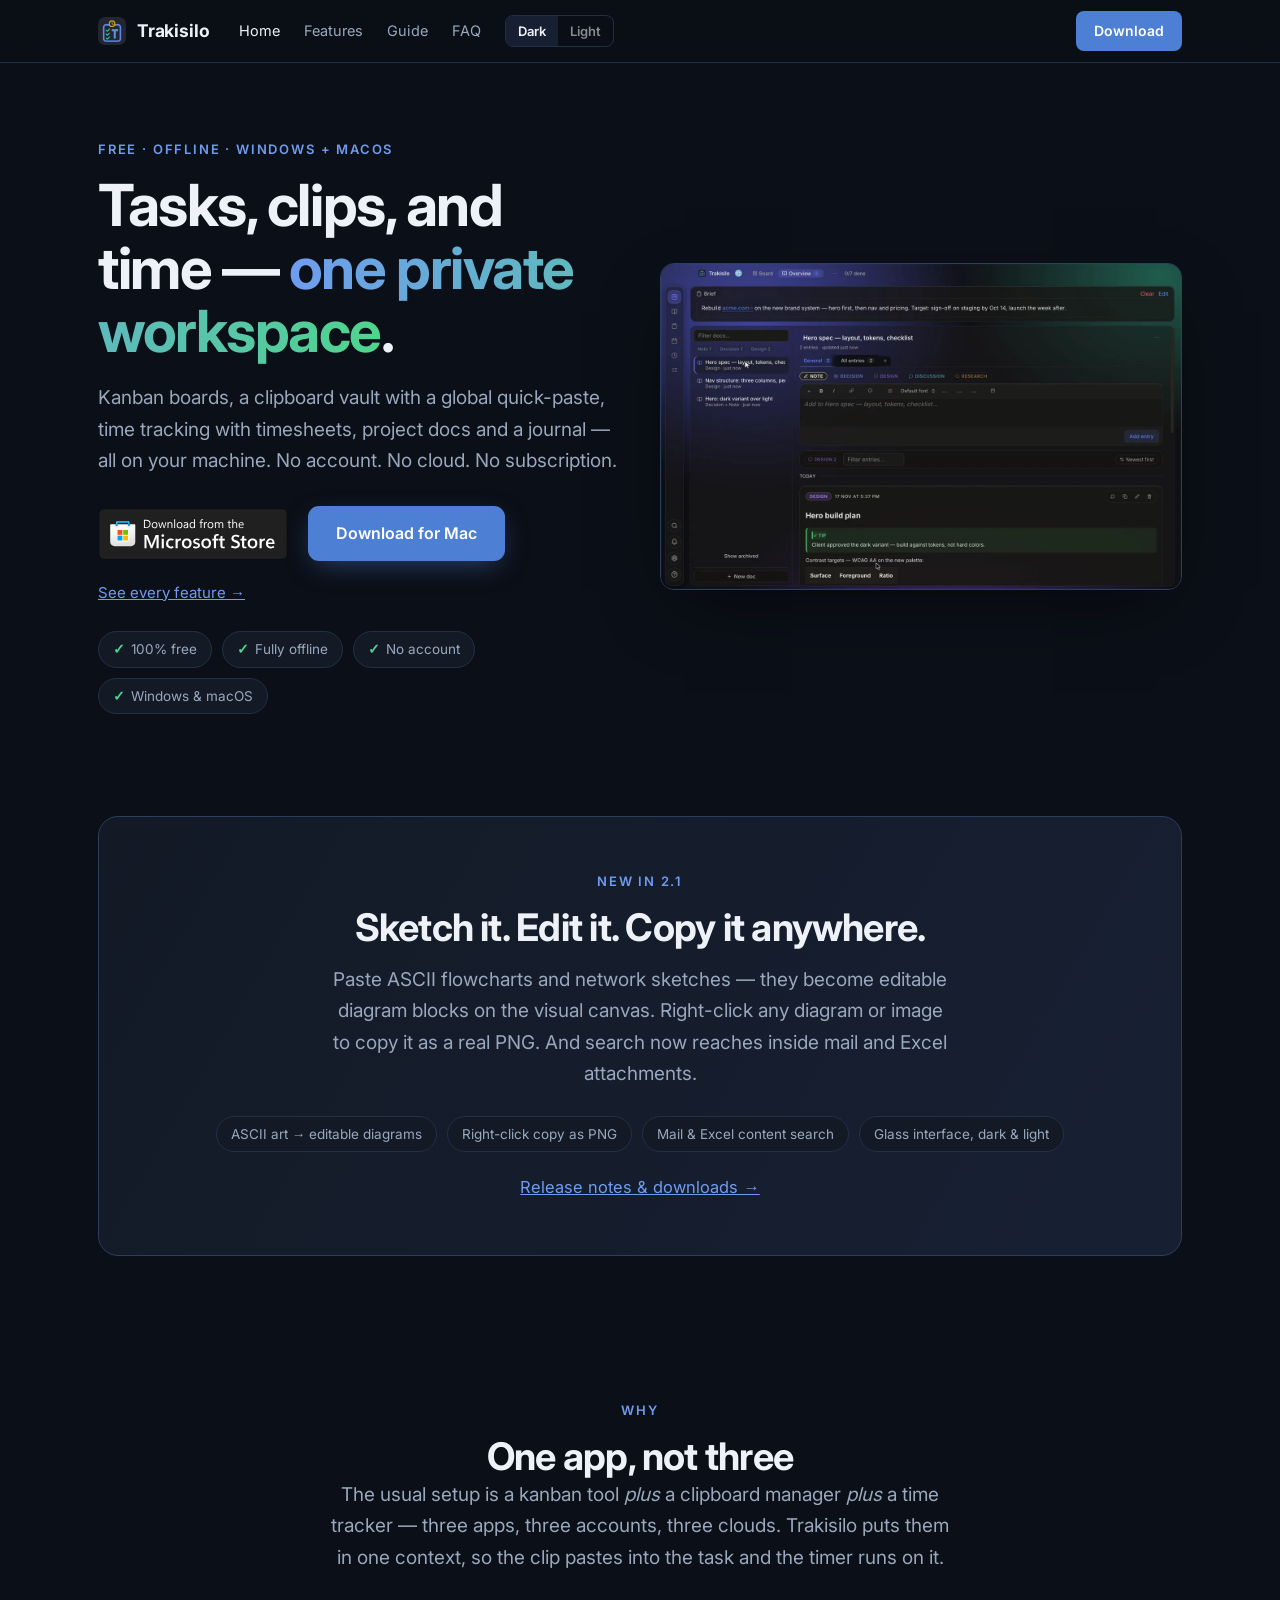
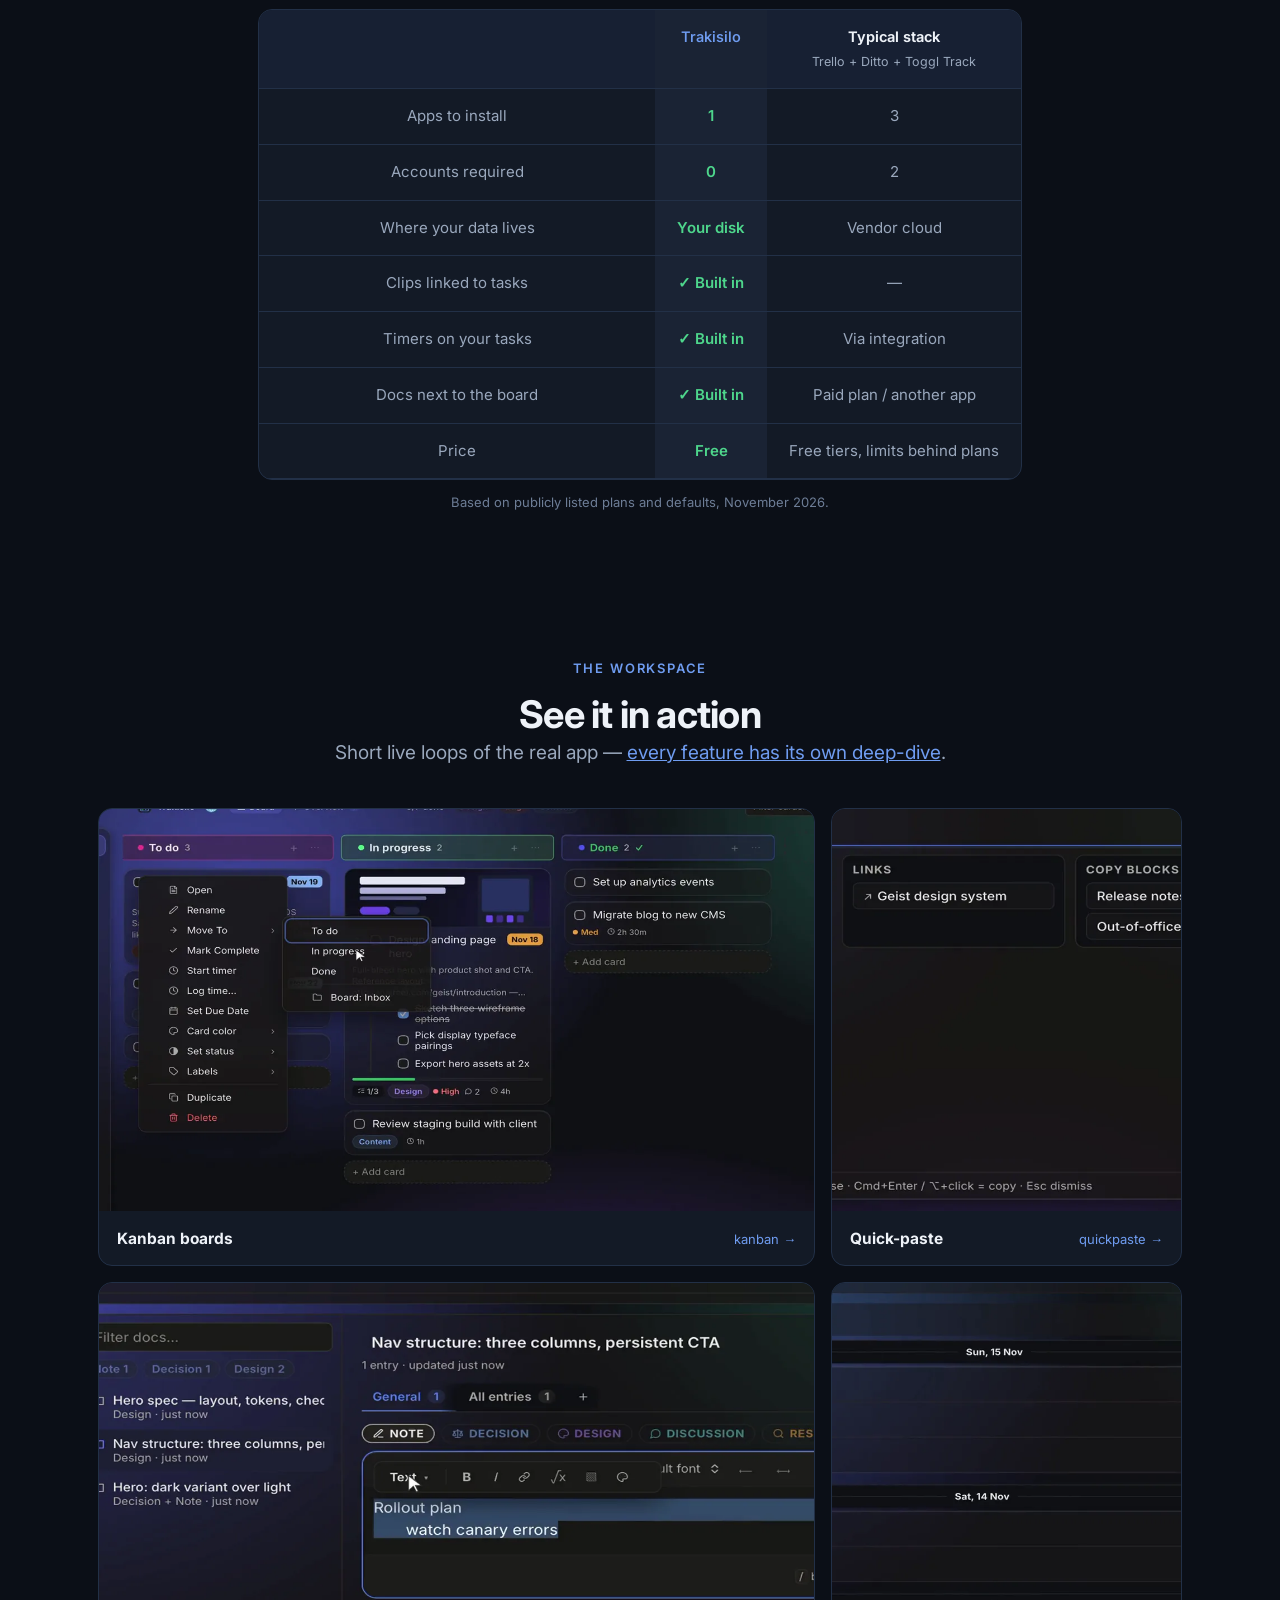
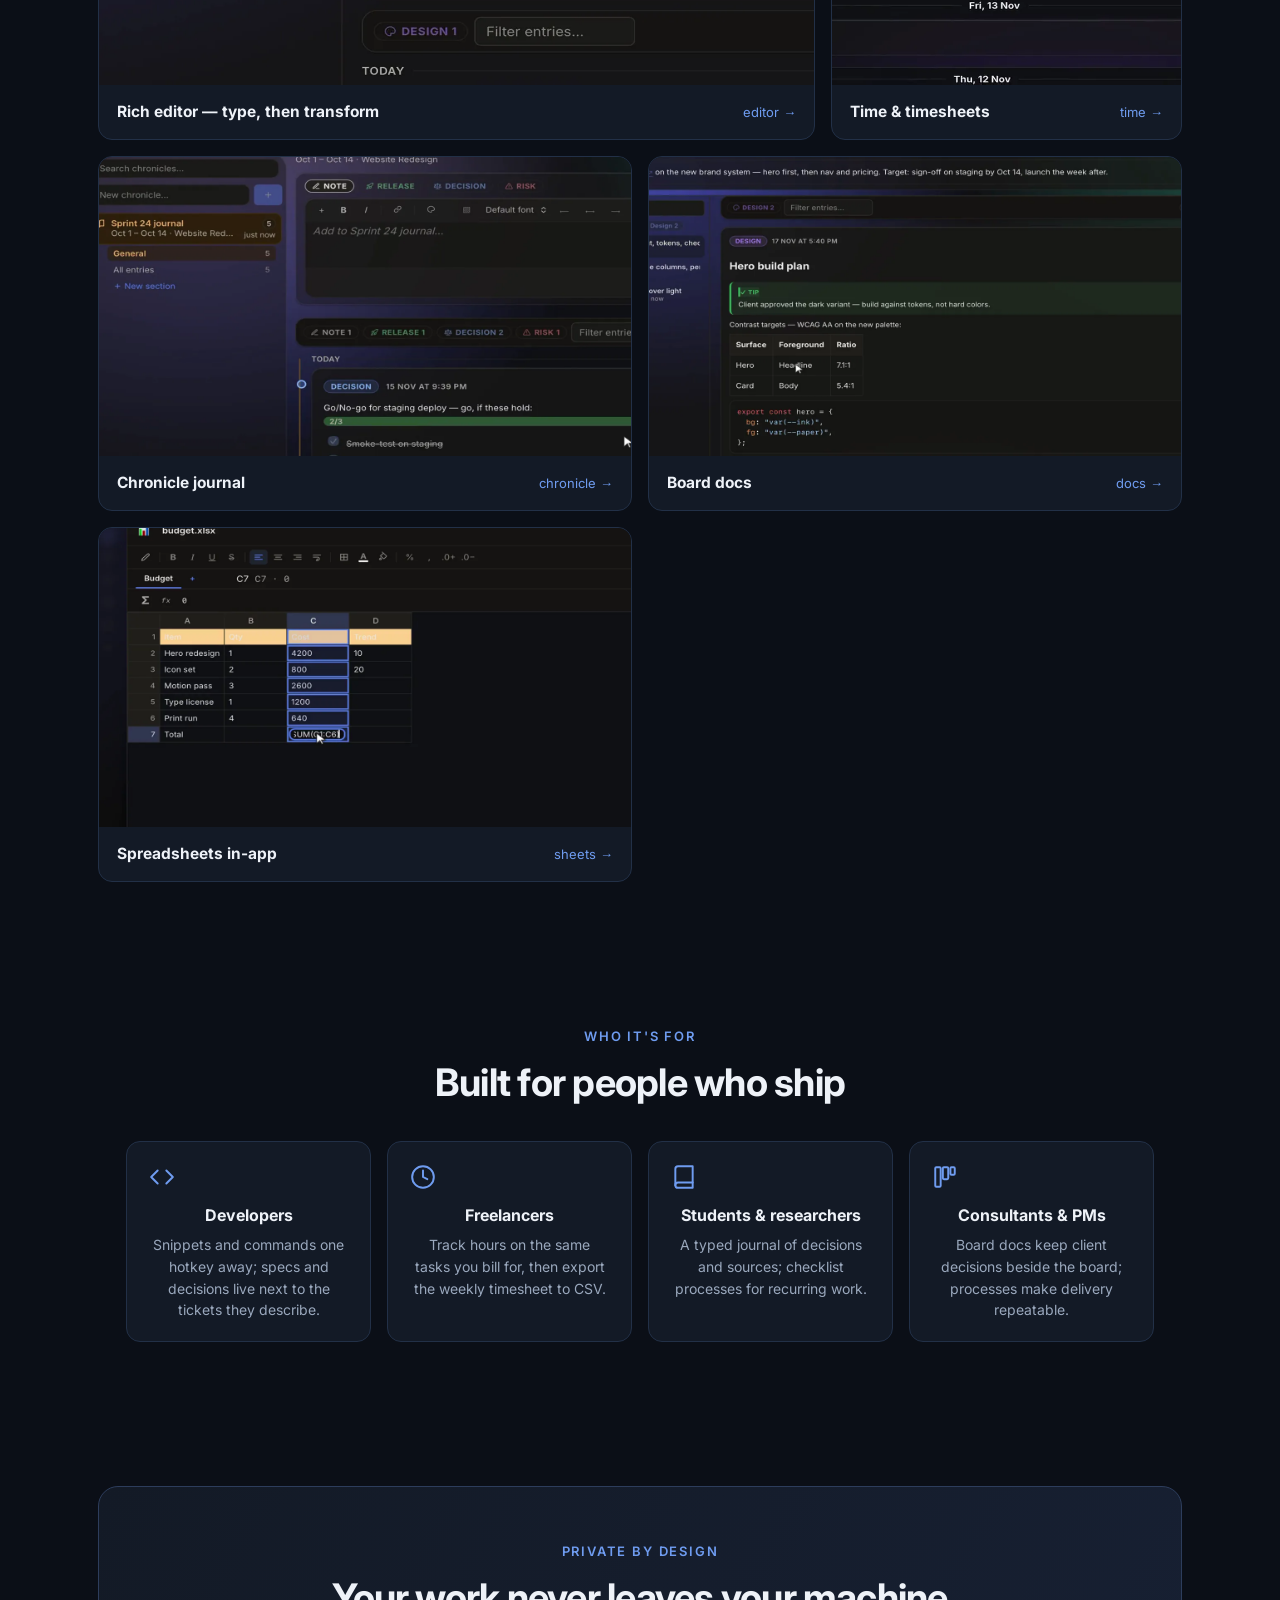
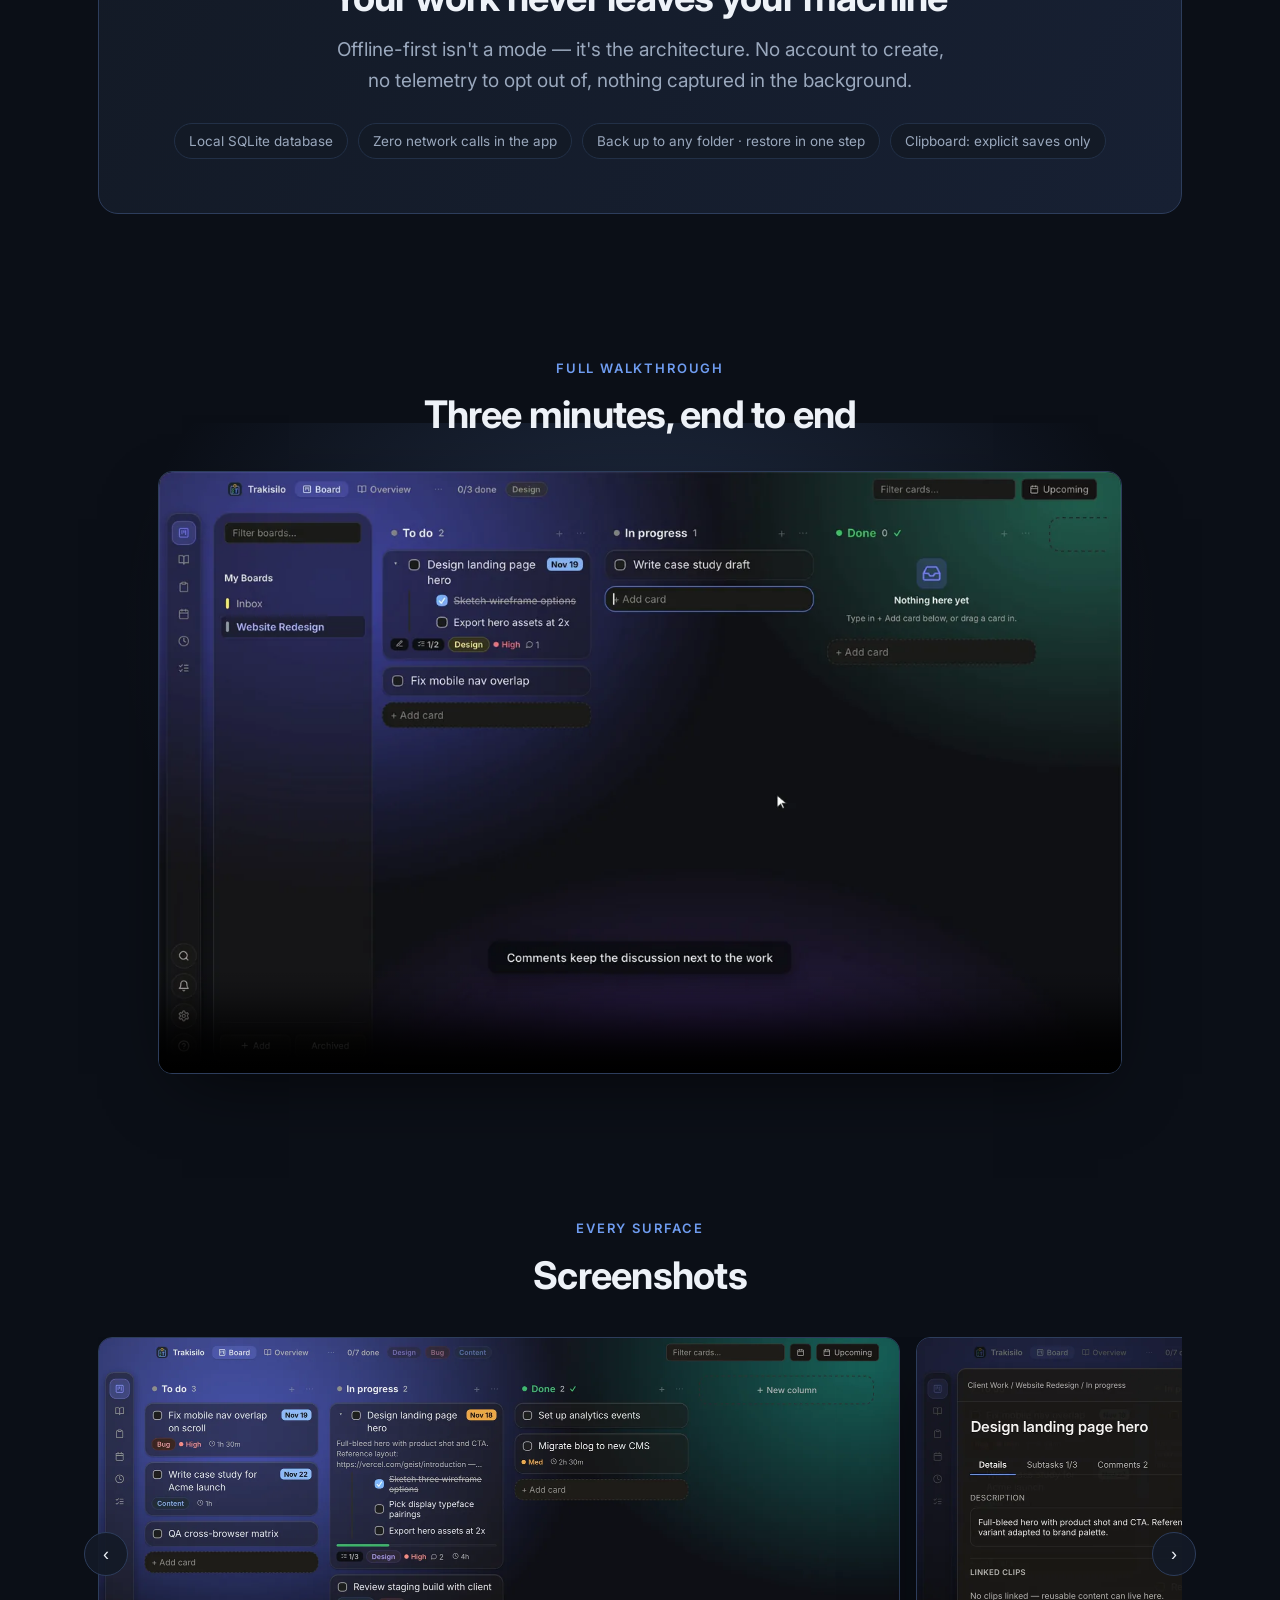
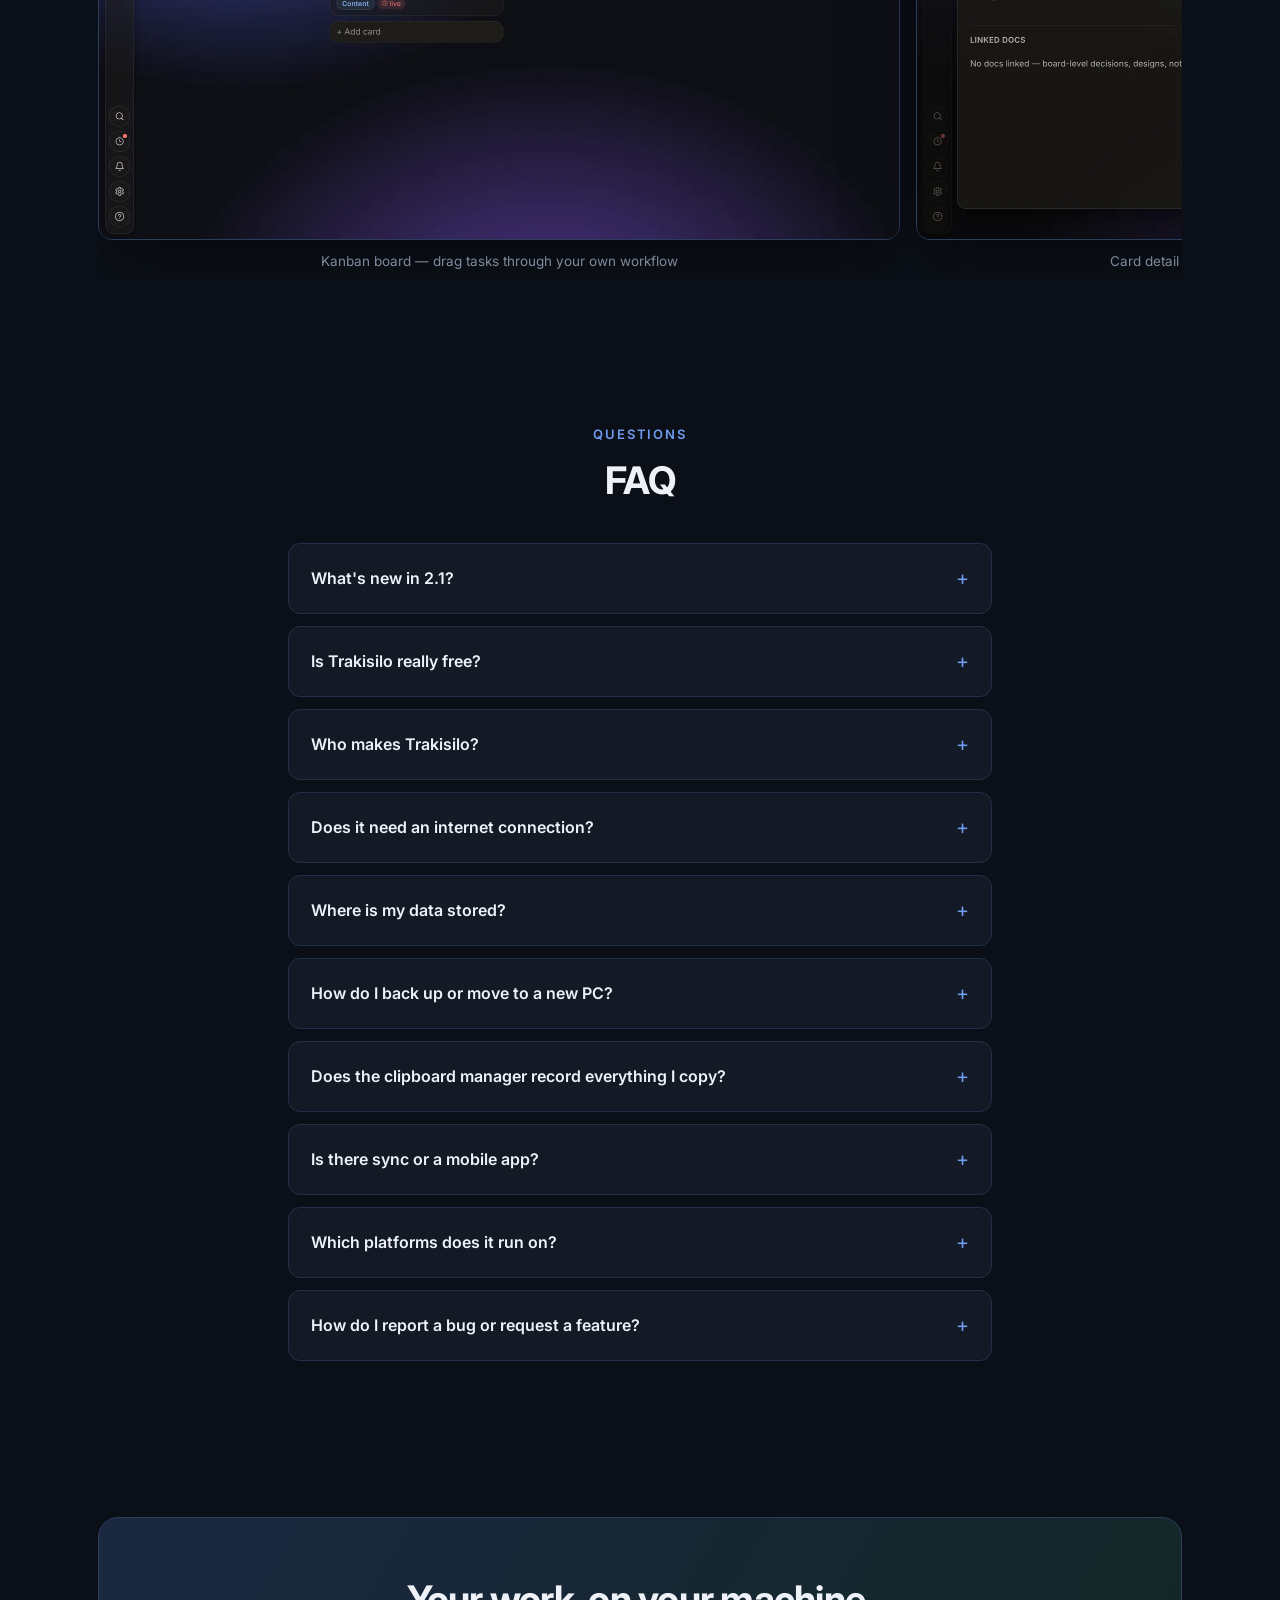
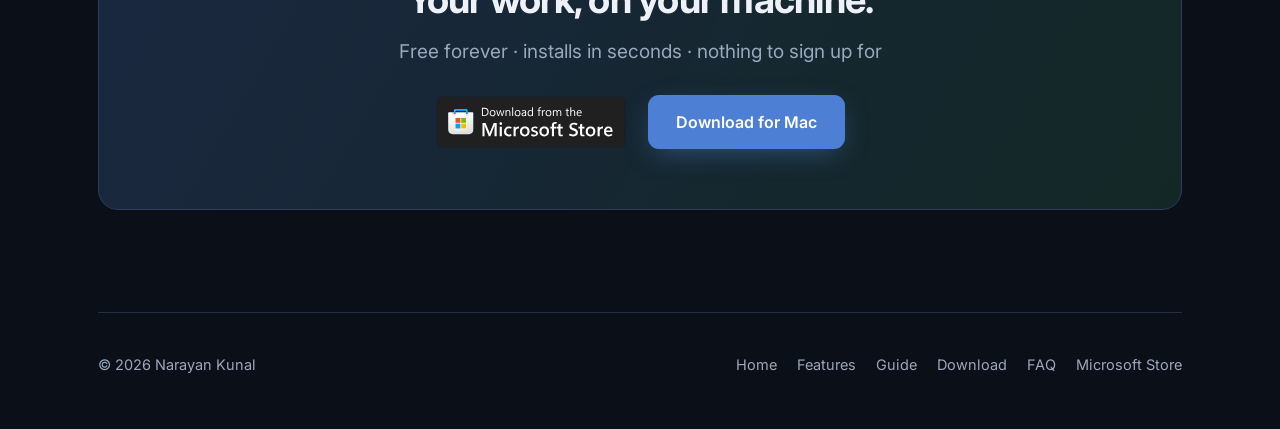
<file: index.html>
<!doctype html>
<html lang="en">
<head>
<meta charset="utf-8" />
<meta name="viewport" content="width=device-width, initial-scale=1" />
<meta name="theme-color" content="#0b0f17" />
<title>Trakisilo — Offline Kanban, Clipboard & Time Tracker for Windows & Mac</title>
<meta name="description" content="Free, offline-first task manager for Windows and macOS: kanban boards, clipboard manager with quick-paste, time tracking with weekly timesheets, journals and docs. No account, no cloud." />
<link rel="canonical" href="https://nkunal1992.github.io/Trakisilo-site/" />
<link rel="icon" type="image/png" sizes="32x32" href="favicon-32.png" />
<link rel="apple-touch-icon" href="apple-touch-icon.png" />
<meta property="og:title" content="Trakisilo — Tasks, clips, and time in one private workspace" />
<meta property="og:description" content="Offline-first kanban + clipboard manager + time tracker. Free. No account, no cloud." />
<meta property="og:type" content="website" />
<meta property="og:site_name" content="Trakisilo" />
<meta property="og:url" content="https://nkunal1992.github.io/Trakisilo-site/" />
<meta property="og:image" content="https://nkunal1992.github.io/Trakisilo-site/assets/og.png" />
<meta property="og:image:width" content="1200" />
<meta property="og:image:height" content="630" />
<meta name="twitter:card" content="summary_large_image" />
<meta name="twitter:title" content="Trakisilo — Tasks, clips, and time in one private workspace" />
<meta name="twitter:description" content="Offline-first kanban + clipboard manager + time tracker. Free. No account, no cloud." />
<meta name="twitter:image" content="https://nkunal1992.github.io/Trakisilo-site/assets/og.png" />
<link rel="preload" href="assets/inter.woff2" as="font" type="font/woff2" crossorigin />
<link rel="stylesheet" href="assets/site.css" />
  <script>try{if(localStorage.getItem("trak-media-theme")==="light")document.documentElement.dataset.media="light"}catch(e){}</script>
<script type="application/ld+json">
{
  "@context": "https://schema.org",
  "@type": "SoftwareApplication",
  "name": "Trakisilo",
  "operatingSystem": "Windows 10, Windows 11, macOS 10.15+",
  "applicationCategory": "ProductivityApplication",
  "offers": { "@type": "Offer", "price": "0", "priceCurrency": "USD" },
  "installUrl": "https://apps.microsoft.com/detail/9P67BLH3H7P0",
  "downloadUrl": [
    "https://apps.microsoft.com/detail/9P67BLH3H7P0",
    "https://github.com/nkunal1992/Trakisilo-site/releases/latest/download/Trakisilo-macOS-universal.dmg"
  ],
  "author": { "@type": "Person", "name": "Narayan Kunal" }
}
</script>
<script type="application/ld+json">
{
  "@context": "https://schema.org",
  "@type": "FAQPage",
  "mainEntity": [
    {"@type": "Question", "name": "What's new in 2.1?",
     "acceptedAnswer": {"@type": "Answer", "text": "Paste ASCII flowcharts and network sketches and they become editable diagram blocks; right-click copies any diagram or image as a PNG; search reaches inside mail and Excel attachments."}},
    {"@type": "Question", "name": "Is Trakisilo really free?",
     "acceptedAnswer": {"@type": "Answer", "text": "Yes. All features, no subscription, no account, no trial period — and no paid tier waiting behind any of them."}},
    {"@type": "Question", "name": "Who makes Trakisilo?",
     "acceptedAnswer": {"@type": "Answer", "text": "One independent developer — no company, no investors, no data to monetize. Feedback goes straight to the person who builds it."}},
    {"@type": "Question", "name": "Does it need an internet connection?",
     "acceptedAnswer": {"@type": "Answer", "text": "No. Trakisilo is fully offline — every feature works without a connection, and the app makes no network calls."}},
    {"@type": "Question", "name": "Where is my data stored?",
     "acceptedAnswer": {"@type": "Answer", "text": "In a local database on your machine. Nothing leaves your device unless you export or back it up yourself."}},
    {"@type": "Question", "name": "How do I back up or move to a new PC?",
     "acceptedAnswer": {"@type": "Answer", "text": "Settings → Data → Automatic backups keeps daily snapshots in a folder you choose; Export a copy makes an ad-hoc backup anywhere. On the new machine, Import backup restores it in one step."}},
    {"@type": "Question", "name": "Does the clipboard manager record everything I copy?",
     "acceptedAnswer": {"@type": "Answer", "text": "No. Nothing is captured in the background. A clip exists only when you explicitly save one."}},
    {"@type": "Question", "name": "Is there sync or a mobile app?",
     "acceptedAnswer": {"@type": "Answer", "text": "No — offline is a deliberate design choice, not a missing feature. Your data never lives on someone else's server."}},
    {"@type": "Question", "name": "Which platforms does it run on?",
     "acceptedAnswer": {"@type": "Answer", "text": "Windows 10 (1809+) and 11 on x64 and ARM64 via the Microsoft Store; macOS 10.15+ on Apple Silicon and Intel via brew or DMG (unsigned — approve once via System Settings → Open Anyway)."}},
    {"@type": "Question", "name": "How do I report a bug or request a feature?",
     "acceptedAnswer": {"@type": "Answer", "text": "Through the in-app ? help panel or the feedback link on this site."}}
  ]
}
</script>
</head>
<body>

<a class="skip" href="#main">Skip to content</a>

<nav><div class="wrap">
  <a class="brand" href="index.html"><img src="icon.png" alt="" width="28" height="28" />Trakisilo</a>
  <div class="nav-links" id="navlinks">
    <a href="index.html" class="on" aria-current="page">Home</a>
    <a href="features.html">Features</a>
    <a href="guide.html">Guide</a>
    <a href="#faq">FAQ</a>
    <div class="media-theme" role="group" aria-label="Preview theme">
      <button type="button" data-theme="dark" aria-pressed="true">Dark</button>
      <button type="button" data-theme="light" aria-pressed="false">Light</button>
    </div>
  </div>
  <div class="nav-cta">
    <a class="nav-dl" href="download.html">Download</a>
    <button class="nav-toggle" aria-label="Menu" aria-expanded="false" aria-controls="navlinks">☰</button>
  </div>
</div></nav>

<main id="main" class="wrap">

<header class="hero">
  <div class="row">
    <div>
      <p class="eyebrow">Free &middot; Offline &middot; Windows + macOS</p>
      <h1>Tasks, clips, and time — <span class="grad">one private workspace</span>.</h1>
      <p class="lead">Kanban boards, a clipboard vault with a global quick-paste, time tracking with timesheets, project docs and a journal — all on your machine. No account. No cloud. No subscription.</p>
      <div class="hero-cta">
        <a class="cta-win" href="https://apps.microsoft.com/detail/9P67BLH3H7P0"><img class="badge-store" src="assets/ms-badge.svg" alt="Get it from Microsoft" width="190" height="52" /></a>
        <a class="dl-btn cta-mac" href="download.html">Download for Mac</a>
        <a class="more" href="features.html">See every feature →</a>
      </div>
      <div class="facts">
        <span class="fact"><b>✓</b> 100% free</span>
        <span class="fact"><b>✓</b> Fully offline</span>
        <span class="fact"><b>✓</b> No account</span>
        <span class="fact"><b>✓</b> Windows &amp; macOS</span>
      </div>
    </div>
    <figure class="frame glow">
      <video muted loop playsinline preload="none" width="1280" height="800" data-autoplay data-src="assets/v/hero.mp4" poster="assets/p/hero.webp" aria-label="Trakisilo in action — board, clips, docs and journal" data-src-light="assets/v-light/hero.mp4" data-poster-light="assets/p-light/hero.webp"></video>
    </figure>
  </div>
</header>

<section>
  <div class="band">
    <p class="eyebrow">New in 2.1</p>
    <h2>Sketch it. Edit it. Copy it anywhere.</h2>
    <p class="lead" style="margin:14px auto 26px">Paste ASCII flowcharts and network sketches — they become editable diagram blocks on the visual canvas. Right-click any diagram or image to copy it as a real PNG. And search now reaches inside mail and Excel attachments.</p>
    <div class="facts">
      <span class="fact">ASCII art → editable diagrams</span>
      <span class="fact">Right-click copy as PNG</span>
      <span class="fact">Mail &amp; Excel content search</span>
      <span class="fact">Glass interface, dark &amp; light</span>
    </div>
    <p style="margin:22px 0 0"><a href="https://github.com/nkunal1992/Trakisilo-site/releases/latest">Release notes &amp; downloads →</a></p>
  </div>
</section>

<section class="center">
  <p class="eyebrow">Why</p>
  <h2>One app, not three</h2>
  <p class="lead">The usual setup is a kanban tool <em>plus</em> a clipboard manager <em>plus</em> a time tracker — three apps, three accounts, three clouds. Trakisilo puts them in one context, so the clip pastes into the task and the timer runs on it.</p>
  <div class="wrap" style="max-width:820px;margin-top:36px">
    <div class="cmp">
      <div class="cmp-head"></div>
      <div class="cmp-head us">Trakisilo</div>
      <div class="cmp-head">Typical stack<br /><span style="font-weight:400;font-size:12.5px;color:var(--dim)">Trello + Ditto + Toggl Track</span></div>
      <div class="lbl">Apps to install</div><div class="us good">1</div><div class="them">3</div>
      <div class="lbl">Accounts required</div><div class="us good">0</div><div class="them">2</div>
      <div class="lbl">Where your data lives</div><div class="us good">Your disk</div><div class="them">Vendor cloud</div>
      <div class="lbl">Clips linked to tasks</div><div class="us good">✓ Built in</div><div class="them">—</div>
      <div class="lbl">Timers on your tasks</div><div class="us good">✓ Built in</div><div class="them">Via integration</div>
      <div class="lbl">Docs next to the board</div><div class="us good">✓ Built in</div><div class="them">Paid plan / another app</div>
      <div class="lbl">Price</div><div class="us good">Free</div><div class="them">Free tiers, limits behind plans</div>
    </div>
    <p class="cmp-note">Based on publicly listed plans and defaults, November 2026.</p>
  </div>
</section>

<section>
  <div class="sec-head center">
    <p class="eyebrow">The workspace</p>
    <h2>See it in action</h2>
    <p class="lead">Short live loops of the real app — <a href="features.html">every feature has its own deep-dive</a>.</p>
  </div>
  <div class="bento">
    <a class="tile wide" href="features.html#kanban">
      <video muted loop playsinline preload="none" width="1280" height="720" data-autoplay data-src="assets/v/kanban.mp4" poster="assets/p/kanban.webp" aria-label="Kanban board loop" data-src-light="assets/v-light/kanban.mp4" data-poster-light="assets/p-light/kanban.webp"></video>
      <div class="cap"><b>Kanban boards</b><span class="go">kanban →</span></div>
    </a>
    <a class="tile" href="features.html#quickpaste">
      <video muted loop playsinline preload="none" width="1280" height="720" data-autoplay data-src="assets/v/quickpaste.mp4" poster="assets/p/quickpaste.webp" aria-label="Quick-paste loop" data-src-light="assets/v-light/quickpaste.mp4" data-poster-light="assets/p-light/quickpaste.webp"></video>
      <div class="cap"><b>Quick-paste</b><span class="go">quickpaste →</span></div>
    </a>
    <a class="tile wide" href="features.html#editor">
      <video muted loop playsinline preload="none" width="1280" height="720" data-autoplay data-src="assets/v/editor.mp4" poster="assets/p/editor.webp" aria-label="Rich editor loop" data-src-light="assets/v-light/editor.mp4" data-poster-light="assets/p-light/editor.webp"></video>
      <div class="cap"><b>Rich editor — type, then transform</b><span class="go">editor →</span></div>
    </a>
    <a class="tile" href="features.html#time">
      <video muted loop playsinline preload="none" width="1280" height="720" data-autoplay data-src="assets/v/time.mp4" poster="assets/p/time.webp" aria-label="Time tracking loop" data-src-light="assets/v-light/time.mp4" data-poster-light="assets/p-light/time.webp"></video>
      <div class="cap"><b>Time &amp; timesheets</b><span class="go">time →</span></div>
    </a>
    <a class="tile s3" href="features.html#chronicle">
      <video muted loop playsinline preload="none" width="1280" height="720" data-autoplay data-src="assets/v/chronicle.mp4" poster="assets/p/chronicle.webp" aria-label="Chronicle loop" data-src-light="assets/v-light/chronicle.mp4" data-poster-light="assets/p-light/chronicle.webp"></video>
      <div class="cap"><b>Chronicle journal</b><span class="go">chronicle →</span></div>
    </a>
    <a class="tile s3" href="features.html#docs">
      <video muted loop playsinline preload="none" width="1280" height="720" data-autoplay data-src="assets/v/bdoc.mp4" poster="assets/p/bdoc.webp" aria-label="Board docs loop" data-src-light="assets/v-light/bdoc.mp4" data-poster-light="assets/p-light/bdoc.webp"></video>
      <div class="cap"><b>Board docs</b><span class="go">docs →</span></div>
    </a>
    <a class="tile s3" href="features.html#sheets">
      <video muted loop playsinline preload="none" width="1280" height="720" data-autoplay data-src="assets/v/sheets.mp4" poster="assets/p/sheets.webp" aria-label="Spreadsheet loop" data-src-light="assets/v-light/sheets.mp4" data-poster-light="assets/p-light/sheets.webp"></video>
      <div class="cap"><b>Spreadsheets in-app</b><span class="go">sheets →</span></div>
    </a>
  </div>
</section>

<section class="center">
  <p class="eyebrow">Who it's for</p>
  <h2>Built for people who ship</h2>
  <div class="wrap personas" style="margin-top:36px">
    <div class="persona"><span class="icon"><svg aria-hidden="true" viewBox="0 0 24 24" fill="none" stroke="currentColor" stroke-width="1.8" stroke-linecap="round" stroke-linejoin="round"><path d="m16 18 6-6-6-6"/><path d="m8 6-6 6 6 6"/></svg></span><b>Developers</b><p>Snippets and commands one hotkey away; specs and decisions live next to the tickets they describe.</p></div>
    <div class="persona"><span class="icon"><svg aria-hidden="true" viewBox="0 0 24 24" fill="none" stroke="currentColor" stroke-width="1.8" stroke-linecap="round" stroke-linejoin="round"><circle cx="12" cy="12" r="10"/><path d="M12 6v6l4 2"/></svg></span><b>Freelancers</b><p>Track hours on the same tasks you bill for, then export the weekly timesheet to CSV.</p></div>
    <div class="persona"><span class="icon"><svg aria-hidden="true" viewBox="0 0 24 24" fill="none" stroke="currentColor" stroke-width="1.8" stroke-linecap="round" stroke-linejoin="round"><path d="M4 19.5A2.5 2.5 0 0 1 6.5 17H20"/><path d="M6.5 2H20v20H6.5A2.5 2.5 0 0 1 4 19.5v-15A2.5 2.5 0 0 1 6.5 2z"/></svg></span><b>Students &amp; researchers</b><p>A typed journal of decisions and sources; checklist processes for recurring work.</p></div>
    <div class="persona"><span class="icon"><svg aria-hidden="true" viewBox="0 0 24 24" fill="none" stroke="currentColor" stroke-width="1.8" stroke-linecap="round" stroke-linejoin="round"><rect x="3" y="3" width="5" height="18" rx="1"/><rect x="10" y="3" width="5" height="11" rx="1"/><rect x="17" y="3" width="4" height="7" rx="1"/></svg></span><b>Consultants &amp; PMs</b><p>Board docs keep client decisions beside the board; processes make delivery repeatable.</p></div>
  </div>
</section>

<section>
  <div class="band">
    <p class="eyebrow">Private by design</p>
    <h2>Your work never leaves your machine</h2>
    <p class="lead" style="margin:14px auto 26px">Offline-first isn't a mode — it's the architecture. No account to create, no telemetry to opt out of, nothing captured in the background.</p>
    <div class="facts">
      <span class="fact">Local SQLite database</span>
      <span class="fact">Zero network calls in the app</span>
      <span class="fact">Back up to any folder · restore in one step</span>
      <span class="fact">Clipboard: explicit saves only</span>
    </div>
  </div>
</section>

<section class="center" id="demo">
  <p class="eyebrow">Full walkthrough</p>
  <h2>Three minutes, end to end</h2>
  <div class="wrap glow" style="max-width:1020px;margin-top:34px">
    <figure class="frame">
      <video controls preload="none" width="1280" height="800" src="assets/v/tour.mp4" poster="assets/p/tour.webp" aria-label="Full Trakisilo walkthrough" data-src-light="assets/v-light/tour.mp4" data-poster-light="assets/p-light/tour.webp"></video>
    </figure>
  </div>
</section>

<section>
  <div class="sec-head center">
    <p class="eyebrow">Every surface</p>
    <h2>Screenshots</h2>
  </div>
  <div class="carousel">
    <button class="car-btn car-prev" aria-label="Previous screenshot">‹</button>
    <div class="car-track" tabindex="0" aria-label="Screenshot gallery">
      <figure><div class="frame"><img loading="lazy" decoding="async" width="1600" height="1000" src="assets/s/01-kanban-board.webp" data-src-light="assets/s-light/01-kanban-board.webp" alt="Kanban board with task columns" /></div><figcaption>Kanban board — drag tasks through your own workflow</figcaption></figure>
      <figure><div class="frame"><img loading="lazy" decoding="async" width="1600" height="1000" src="assets/s/02-task-detail.webp" data-src-light="assets/s-light/02-task-detail.webp" alt="Task detail dialog" /></div><figcaption>Card detail — subtasks, labels, estimates, comments, linked clips</figcaption></figure>
      <figure><div class="frame"><img loading="lazy" decoding="async" width="1600" height="1000" src="assets/s/03-saved-clips.webp" data-src-light="assets/s-light/03-saved-clips.webp" alt="Saved clips view" /></div><figcaption>Saved clips — reusable text, code, links and images, organized into panels</figcaption></figure>
      <figure><div class="frame"><img loading="lazy" decoding="async" width="1600" height="1000" src="assets/s/04-time-tracker.webp" data-src-light="assets/s-light/04-time-tracker.webp" alt="Time tracker" /></div><figcaption>Time tracker — timers or manual entries, with overlap warnings</figcaption></figure>
      <figure><div class="frame"><img loading="lazy" decoding="async" width="1600" height="1000" src="assets/s/05-weekly-timesheet.webp" data-src-light="assets/s-light/05-weekly-timesheet.webp" alt="Weekly timesheet" /></div><figcaption>Weekly timesheet — the grid fills in as you log</figcaption></figure>
      <figure><div class="frame"><img loading="lazy" decoding="async" width="1600" height="1000" src="assets/s/06-time-reports.webp" data-src-light="assets/s-light/06-time-reports.webp" alt="Time reports" /></div><figcaption>Reports grouped by board, label or task — CSV export</figcaption></figure>
      <figure><div class="frame"><img loading="lazy" decoding="async" width="1600" height="1000" src="assets/s/07-calendar.webp" data-src-light="assets/s-light/07-calendar.webp" alt="Calendar view" /></div><figcaption>Calendar — tasks and logged time on one view</figcaption></figure>
      <figure><div class="frame"><img loading="lazy" decoding="async" width="1600" height="1000" src="assets/s/08-chronicle.webp" data-src-light="assets/s-light/08-chronicle.webp" alt="Chronicle journal" /></div><figcaption>Chronicle — a typed journal with rich blocks and comments</figcaption></figure>
      <figure><div class="frame"><img loading="lazy" decoding="async" width="1600" height="1000" src="assets/s/09-process-run.webp" data-src-light="assets/s-light/09-process-run.webp" alt="Process run" /></div><figcaption>Processes — reusable checklists you run step by step</figcaption></figure>
      <figure><div class="frame"><img loading="lazy" decoding="async" width="1600" height="1000" src="assets/s/10-command-palette.webp" data-src-light="assets/s-light/10-command-palette.webp" alt="Command palette" /></div><figcaption>Command palette — jump anywhere with ⌘K / Ctrl+K</figcaption></figure>
      <figure><div class="frame"><img loading="lazy" decoding="async" width="1600" height="1000" src="assets/s/11-settings-appearance.webp" data-src-light="assets/s-light/11-settings-appearance.webp" alt="Appearance settings" /></div><figcaption>Themes, accent colors, contrast and text scaling</figcaption></figure>
    </div>
    <button class="car-btn car-next" aria-label="Next screenshot">›</button>
  </div>
</section>

<section id="faq">
  <div class="sec-head center">
    <p class="eyebrow">Questions</p>
    <h2>FAQ</h2>
  </div>
  <div class="wrap faq" style="max-width:760px">
    <details><summary>What's new in 2.1?</summary><p>Paste ASCII flowcharts and network sketches and they become editable diagram blocks; right-click copies any diagram or image as a PNG; search reaches inside mail and Excel attachments and now matches exact phrases; typed dates become clickable date chips; worksheet tabs rename with a double-click — on top of the 2.0 glass redesign. And spreadsheets became a real editor: style bar, fill handle, AutoSum, 60+ functions, paste special, two-key sort and find &amp; replace.</p></details>
    <details><summary>Is Trakisilo really free?</summary><p>Yes. All features, no subscription, no account, no trial period — and no paid tier waiting behind any of them.</p></details>
    <details><summary>Who makes Trakisilo?</summary><p>One independent developer — no company, no investors, no data to monetize. Free and offline isn't a growth trick: the app simply has nothing to sell but itself. Feedback goes straight to the person who builds it.</p></details>
    <details><summary>Does it need an internet connection?</summary><p>No. Trakisilo is fully offline — every feature works without a connection, and the app makes no network calls.</p></details>
    <details><summary>Where is my data stored?</summary><p>In a local database on your machine. Nothing leaves your device unless you export or back it up yourself.</p></details>
    <details><summary>How do I back up or move to a new PC?</summary><p>Settings → Data → Automatic backups keeps daily snapshots in a folder you choose; Export a copy makes an ad-hoc backup anywhere. On the new machine, Import backup restores it in one step.</p></details>
    <details><summary>Does the clipboard manager record everything I copy?</summary><p>No — nothing is captured in the background. A clip exists only when you explicitly save one.</p></details>
    <details><summary>Is there sync or a mobile app?</summary><p>No. Offline is a deliberate design choice, not a missing feature — your data never lives on someone else's server.</p></details>
    <details><summary>Which platforms does it run on?</summary><p><b>Windows</b> 10 (1809+) and 11, x64 and ARM64 — via the <a href="https://apps.microsoft.com/detail/9P67BLH3H7P0">Microsoft Store</a>. <b>macOS</b> 10.15+, Apple Silicon and Intel — via <a href="download.html">brew or DMG</a>. The Mac build is unsigned, so first launch needs one approval in System Settings → Privacy &amp; Security → <b>Open Anyway</b> (<a href="download.html#mac-first-launch">guide</a>).</p></details>
    <details><summary>How do I report a bug or request a feature?</summary><p>Use the in-app ? help panel, or <a href="https://github.com/nkunal1992/Trakisilo-site/issues">open an issue</a> — feedback lands directly with the developer.</p></details>
  </div>
</section>

<section>
  <div class="cta-band">
    <h2>Your work, on your machine.</h2>
    <p class="lead" style="margin:14px auto 28px">Free forever · installs in seconds · nothing to sign up for</p>
    <div class="cta-row">
      <a class="cta-win" href="https://apps.microsoft.com/detail/9P67BLH3H7P0"><img class="badge-store" src="assets/ms-badge.svg" alt="Get it from Microsoft" width="190" height="52" /></a>
      <a class="dl-btn cta-mac" href="download.html">Download for Mac</a>
    </div>
  </div>
</section>

</main>

<div class="wrap">
  <footer>
    <span>© 2026 Narayan Kunal</span>
    <span>
      <a href="index.html">Home</a><a href="features.html">Features</a><a href="guide.html">Guide</a><a href="download.html">Download</a><a href="#faq">FAQ</a><a href="https://apps.microsoft.com/detail/9P67BLH3H7P0">Microsoft Store</a>
    </span>
  </footer>
</div>

<script src="assets/site.js" defer></script>
</body>
</html>
</file>
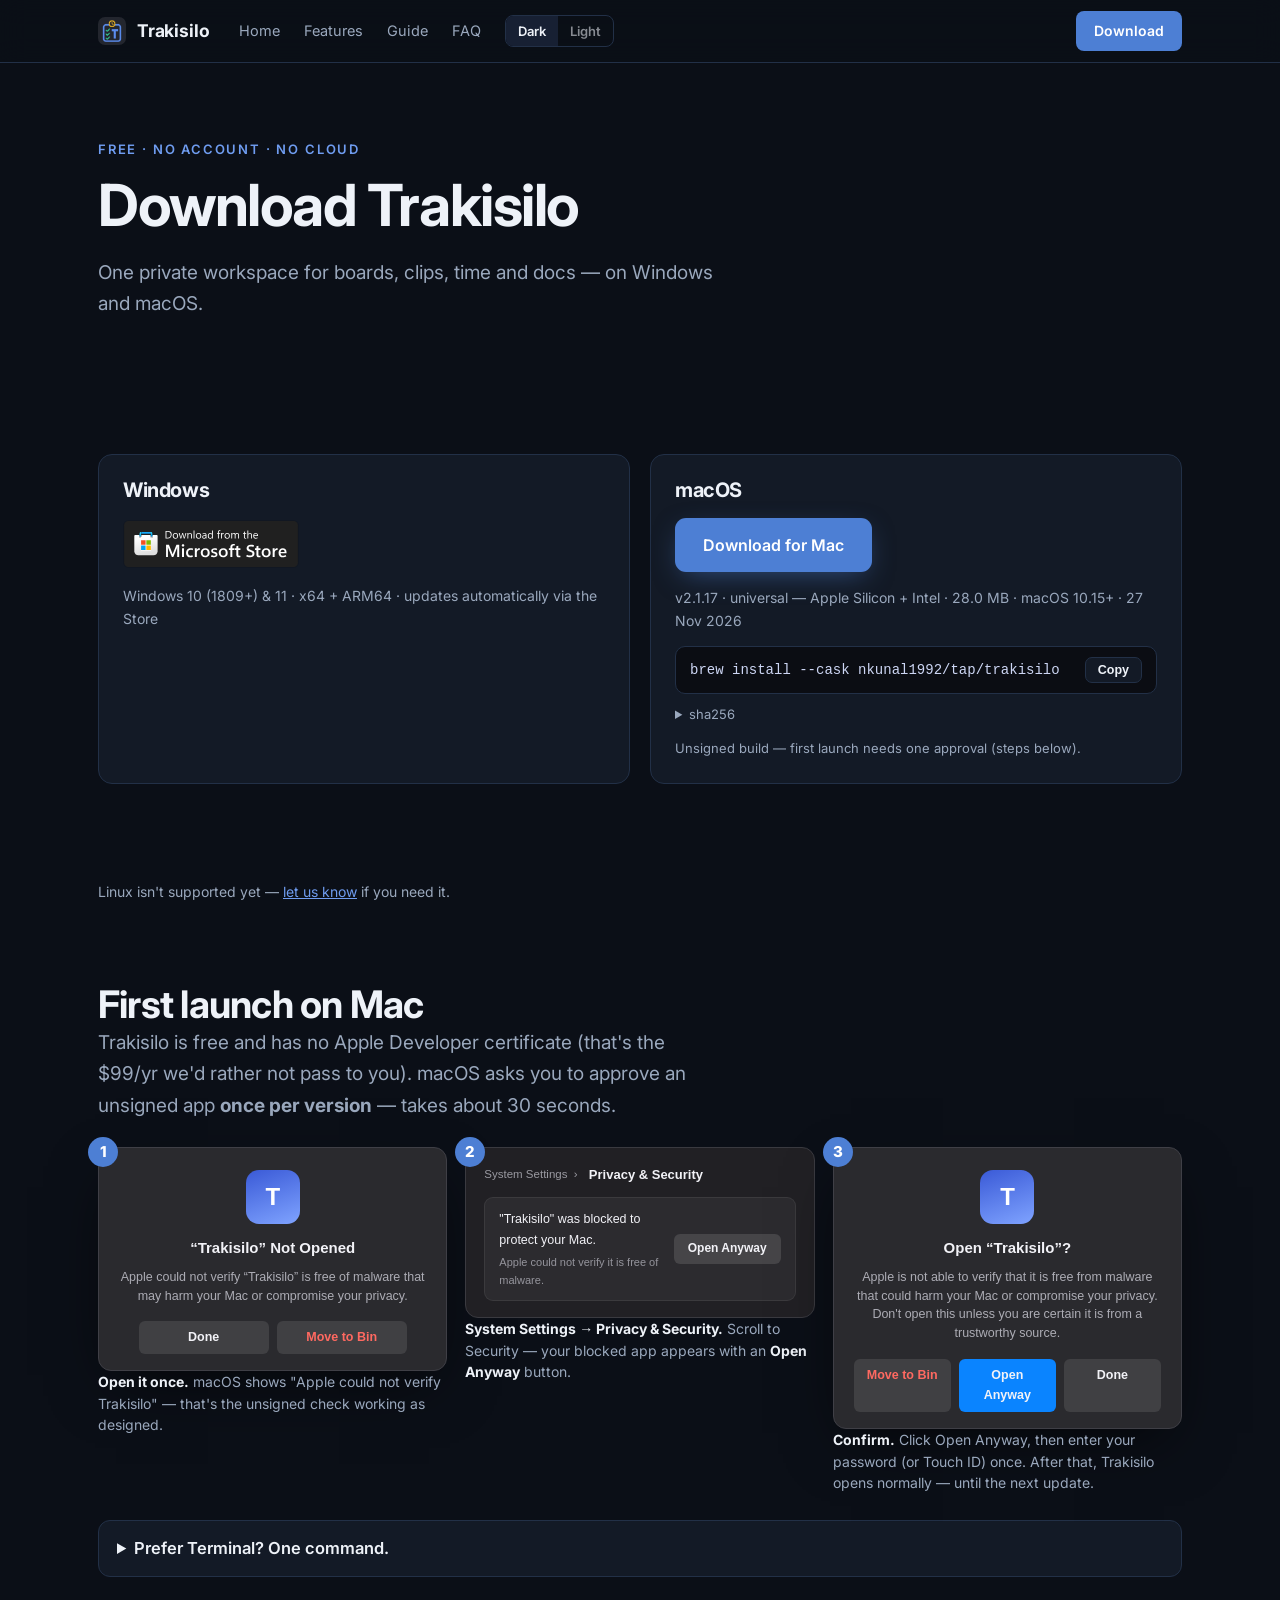
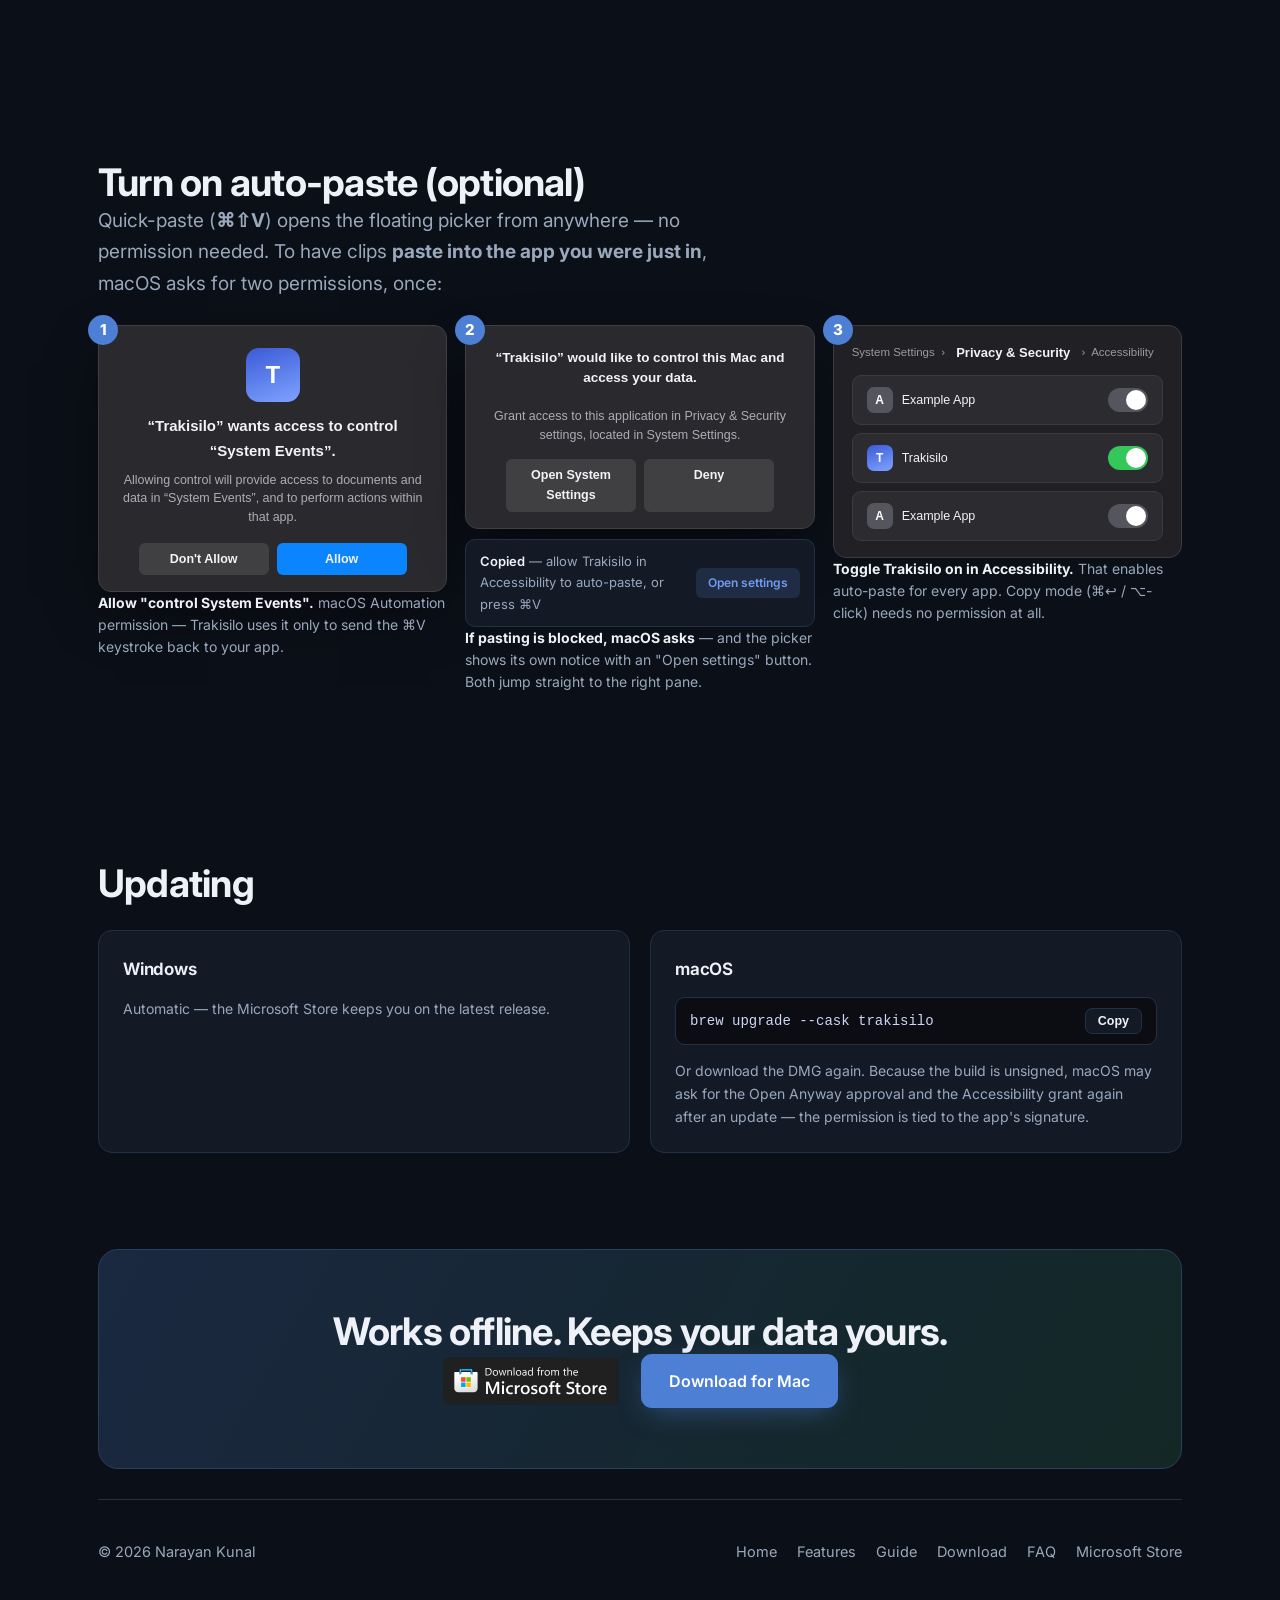
<file: download.html>
<!DOCTYPE html>
<html lang="en">
<head>
<meta charset="utf-8" />
<meta name="viewport" content="width=device-width, initial-scale=1" />
<meta name="theme-color" content="#0b0f17" />
<title>Download Trakisilo — Windows &amp; macOS</title>
<meta name="description" content="Download Trakisilo for Windows (Microsoft Store) or macOS (DMG / Homebrew). Free, offline-first, no account." />
<link rel="canonical" href="https://nkunal1992.github.io/Trakisilo-site/download.html" />
<meta property="og:title" content="Download Trakisilo" />
<meta property="og:description" content="Free, offline-first kanban, clipboard vault and time tracker — Windows &amp; macOS." />
<meta property="og:image" content="https://nkunal1992.github.io/Trakisilo-site/assets/og.png" />
<meta property="og:type" content="website" />
<meta property="og:site_name" content="Trakisilo" />
<meta property="og:url" content="https://nkunal1992.github.io/Trakisilo-site/download.html" />
<meta name="twitter:card" content="summary_large_image" />
<link rel="icon" type="image/png" sizes="32x32" href="favicon-32.png" />
<link rel="apple-touch-icon" href="apple-touch-icon.png" />
<link rel="preload" href="assets/inter.woff2" as="font" type="font/woff2" crossorigin />
<link rel="stylesheet" href="assets/site.css" />
  <script>try{if(localStorage.getItem("trak-media-theme")==="light")document.documentElement.dataset.media="light"}catch(e){}</script>
</head>
<body>

<a class="skip" href="#main">Skip to content</a>

<nav><div class="wrap">
  <a class="brand" href="index.html"><img src="icon.png" alt="" width="28" height="28" />Trakisilo</a>
  <div class="nav-links" id="navlinks">
    <a href="index.html">Home</a>
    <a href="features.html">Features</a>
    <a href="guide.html">Guide</a>
    <a href="index.html#faq">FAQ</a>
    <div class="media-theme" role="group" aria-label="Preview theme">
      <button type="button" data-theme="dark" aria-pressed="true">Dark</button>
      <button type="button" data-theme="light" aria-pressed="false">Light</button>
    </div>
  </div>
  <div class="nav-cta">
    <a class="nav-dl" href="download.html">Download</a>
    <button class="nav-toggle" aria-label="Menu" aria-expanded="false" aria-controls="navlinks">☰</button>
  </div>
</div></nav>

<main id="main" class="wrap">

<header class="hero slim">
  <p class="eyebrow">Free &middot; No account &middot; No cloud</p>
  <h1>Download Trakisilo</h1>
  <p class="lead">One private workspace for boards, clips, time and docs — on Windows and macOS.</p>
</header>

<section class="dl-grid">
  <article class="dl-card dl-card-win">
    <span class="dl-rec">Recommended</span>
    <h2>Windows</h2>
    <a href="https://apps.microsoft.com/detail/9P67BLH3H7P0"><img class="badge-store" src="assets/ms-badge.svg" alt="Get it from Microsoft" width="176" height="48" /></a>
    <p class="dl-meta">Windows 10 (1809+) &amp; 11 · x64 + ARM64 · updates automatically via the Store</p>
  </article>

  <article class="dl-card dl-card-mac">
    <span class="dl-rec">Recommended</span>
    <h2>macOS</h2>
    <a class="dl-btn" href="https://github.com/nkunal1992/Trakisilo-site/releases/latest/download/Trakisilo-macOS-universal.dmg">Download for Mac</a>
    <p class="dl-meta">v<span data-mac-version>2.1.17</span> · universal — Apple Silicon + Intel · <span data-mac-size>28.0</span> MB · macOS 10.15+ · <span data-mac-date>27 Nov 2026</span></p>
    <div class="brew">
      <code>brew install --cask nkunal1992/tap/trakisilo</code>
      <button class="copy-btn" data-copy="brew install --cask nkunal1992/tap/trakisilo">Copy</button>
    </div>
    <details class="dl-sha"><summary>sha256</summary><code><span data-mac-sha>384470f7c60c4bd6a546f25219e44cc7495b2a8fd2fe3e3aedee6dea62c18925</span></code></details>
    <p class="dl-note">Unsigned build — first launch needs one approval (steps below).</p>
  </article>
</section>

<p class="dl-other">Linux isn't supported yet — <a href="https://github.com/nkunal1992/Trakisilo-site/issues">let us know</a> if you need it.</p>

<section id="mac-first-launch">
  <h2>First launch on Mac</h2>
  <p class="lead">Trakisilo is free and has no Apple Developer certificate (that's the $99/yr we'd rather not pass to you). macOS asks you to approve an unsigned app <b>once per version</b> — takes about 30 seconds.</p>

  <div class="steps">
    <figure class="step-fig">
      <div class="step-no">1</div>
      <div class="mdlg">
        <div class="m-icon">T</div>
        <div class="m-title">&ldquo;Trakisilo&rdquo; Not Opened</div>
        <div class="m-body">Apple could not verify &ldquo;Trakisilo&rdquo; is free of malware that may harm your Mac or compromise your privacy.</div>
        <div class="m-btns"><span class="m-btn">Done</span><span class="m-btn red">Move to Bin</span></div>
      </div>
      <figcaption><b>Open it once.</b> macOS shows "Apple could not verify Trakisilo" — that's the unsigned check working as designed.</figcaption>
    </figure>
    <figure class="step-fig">
      <div class="step-no">2</div>
      <div class="mpane">
        <div class="m-head">System Settings &nbsp;›&nbsp; <b>Privacy &amp; Security</b></div>
        <div class="mrow"><span>"Trakisilo" was blocked to protect your Mac.<span class="m-sub">Apple could not verify it is free of malware.</span></span><span class="m-btn">Open Anyway</span></div>
      </div>
      <figcaption><b>System Settings → Privacy &amp; Security.</b> Scroll to Security — your blocked app appears with an <b>Open Anyway</b> button.</figcaption>
    </figure>
    <figure class="step-fig">
      <div class="step-no">3</div>
      <div class="mdlg">
        <div class="m-icon">T</div>
        <div class="m-title">Open &ldquo;Trakisilo&rdquo;?</div>
        <div class="m-body">Apple is not able to verify that it is free from malware that could harm your Mac or compromise your privacy. Don't open this unless you are certain it is from a trustworthy source.</div>
        <div class="m-btns"><span class="m-btn red">Move to Bin</span><span class="m-btn pri">Open Anyway</span><span class="m-btn">Done</span></div>
      </div>
      <figcaption><b>Confirm.</b> Click Open Anyway, then enter your password (or Touch ID) once. After that, Trakisilo opens normally — until the next update.</figcaption>
    </figure>
  </div>

  <details class="terminal">
    <summary>Prefer Terminal? One command.</summary>
    <div class="brew">
      <code>xattr -dr com.apple.quarantine /Applications/Trakisilo.app</code>
      <button class="copy-btn" data-copy="xattr -dr com.apple.quarantine /Applications/Trakisilo.app">Copy</button>
    </div>
    <p class="dl-note">Same effect as the steps above — removes the quarantine flag macOS adds to downloads. Only do this for apps you trust (this one is offline — zero network calls).</p>
  </details>
</section>

<section id="mac-autopaste">
  <h2>Turn on auto-paste (optional)</h2>
  <p class="lead">Quick-paste (<b>⌘⇧V</b>) opens the floating picker from anywhere — no permission needed. To have clips <b>paste into the app you were just in</b>, macOS asks for two permissions, once:</p>
  <div class="steps">
    <figure class="step-fig">
      <div class="step-no">1</div>
      <div class="mdlg">
        <div class="m-icon">T</div>
        <div class="m-title">&ldquo;Trakisilo&rdquo; wants access to control &ldquo;System Events&rdquo;.</div>
        <div class="m-body">Allowing control will provide access to documents and data in &ldquo;System Events&rdquo;, and to perform actions within that app.</div>
        <div class="m-btns"><span class="m-btn">Don't Allow</span><span class="m-btn pri">Allow</span></div>
      </div>
      <figcaption><b>Allow "control System Events".</b> macOS Automation permission — Trakisilo uses it only to send the ⌘V keystroke back to your app.</figcaption>
    </figure>
    <figure class="step-fig">
      <div class="step-no">2</div>
      <div class="mdlg" style="margin-bottom:10px">
        <div class="m-body" style="margin-bottom:14px"><b style="color:#f2f2f7;font-size:13.5px">&ldquo;Trakisilo&rdquo; would like to control this Mac and access your data.</b><br><br>Grant access to this application in Privacy &amp; Security settings, located in System Settings.</div>
        <div class="m-btns"><span class="m-btn">Open System Settings</span><span class="m-btn">Deny</span></div>
      </div>
      <div class="mnotice"><span><b>Copied</b> — allow Trakisilo in Accessibility to auto-paste, or press ⌘V</span><span class="m-btn">Open settings</span></div>
      <figcaption><b>If pasting is blocked, macOS asks</b> — and the picker shows its own notice with an "Open settings" button. Both jump straight to the right pane.</figcaption>
    </figure>
    <figure class="step-fig">
      <div class="step-no">3</div>
      <div class="mpane">
        <div class="m-head">System Settings &nbsp;›&nbsp; <b>Privacy &amp; Security</b> &nbsp;›&nbsp; Accessibility</div>
        <div class="mrow"><span class="mapp"><span class="m-icon grey">A</span>Example App</span><span class="mtg" style="background:#55555d"></span></div>
        <div class="mrow"><span class="mapp"><span class="m-icon">T</span>Trakisilo</span><span class="mtg"></span></div>
        <div class="mrow"><span class="mapp"><span class="m-icon grey">A</span>Example App</span><span class="mtg" style="background:#55555d"></span></div>
      </div>
      <figcaption><b>Toggle Trakisilo on in Accessibility.</b> That enables auto-paste for every app. Copy mode (⌘↩ / ⌥-click) needs no permission at all.</figcaption>
    </figure>
  </div>
</section>

<section id="updating">
  <h2>Updating</h2>
  <div class="dl-grid">
    <article class="dl-card"><h3>Windows</h3><p class="dl-meta">Automatic — the Microsoft Store keeps you on the latest release.</p></article>
    <article class="dl-card"><h3>macOS</h3>
      <div class="brew"><code>brew upgrade --cask trakisilo</code><button class="copy-btn" data-copy="brew upgrade --cask trakisilo">Copy</button></div>
      <p class="dl-meta">Or download the DMG again. Because the build is unsigned, macOS may ask for the Open Anyway approval and the Accessibility grant again after an update — the permission is tied to the app's signature.</p>
    </article>
  </div>
</section>

<div class="cta-band">
  <h2>Works offline. Keeps your data yours.</h2>
  <div class="cta-row">
    <a class="cta-win" href="https://apps.microsoft.com/detail/9P67BLH3H7P0"><img class="badge-store" src="assets/ms-badge.svg" alt="Get it from Microsoft" width="176" height="48" /></a>
    <a class="dl-btn cta-mac" href="https://github.com/nkunal1992/Trakisilo-site/releases/latest/download/Trakisilo-macOS-universal.dmg">Download for Mac</a>
  </div>
</div>

</main>

<div class="wrap">
  <footer>
    <span>© 2026 Narayan Kunal</span>
    <span>
      <a href="index.html">Home</a><a href="features.html">Features</a><a href="guide.html">Guide</a><a href="download.html">Download</a><a href="index.html#faq">FAQ</a><a href="https://apps.microsoft.com/detail/9P67BLH3H7P0">Microsoft Store</a>
    </span>
  </footer>
</div>

<script src="assets/site.js" defer></script>
</body>
</html>
</file>
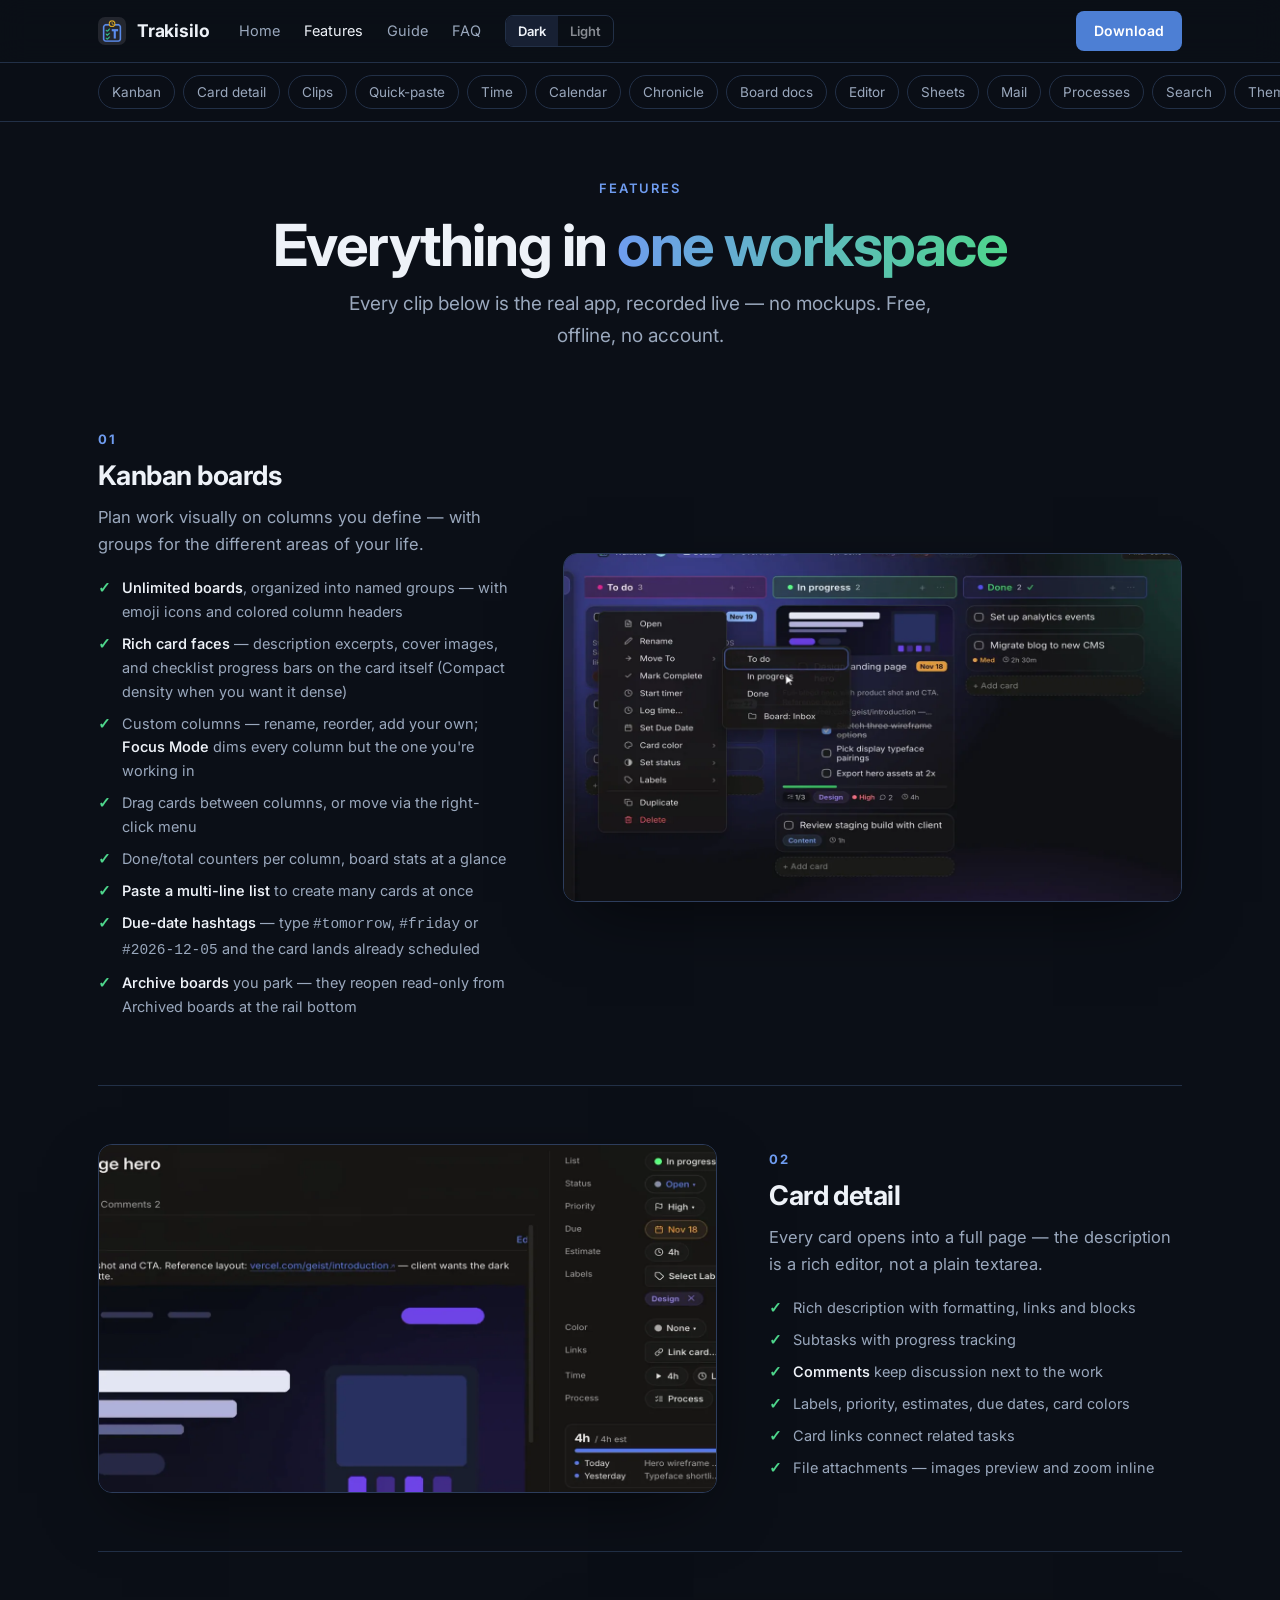
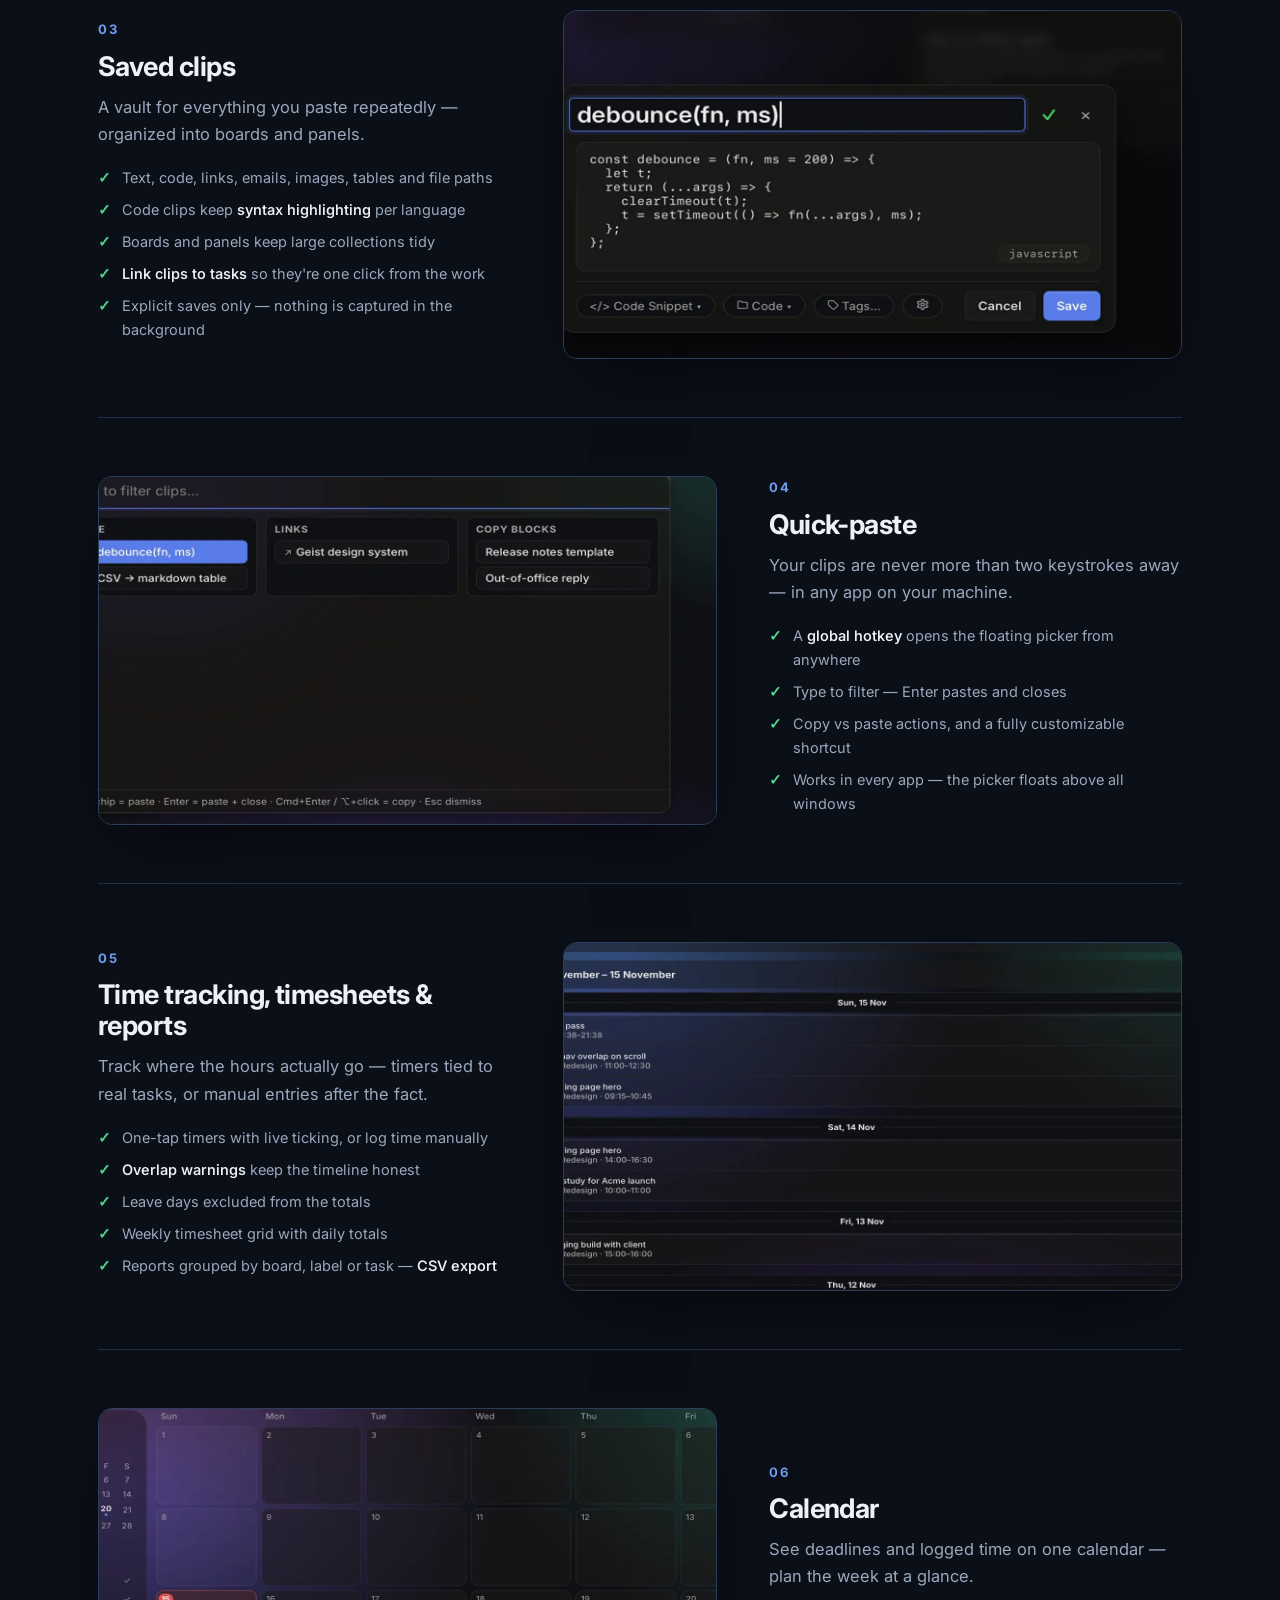
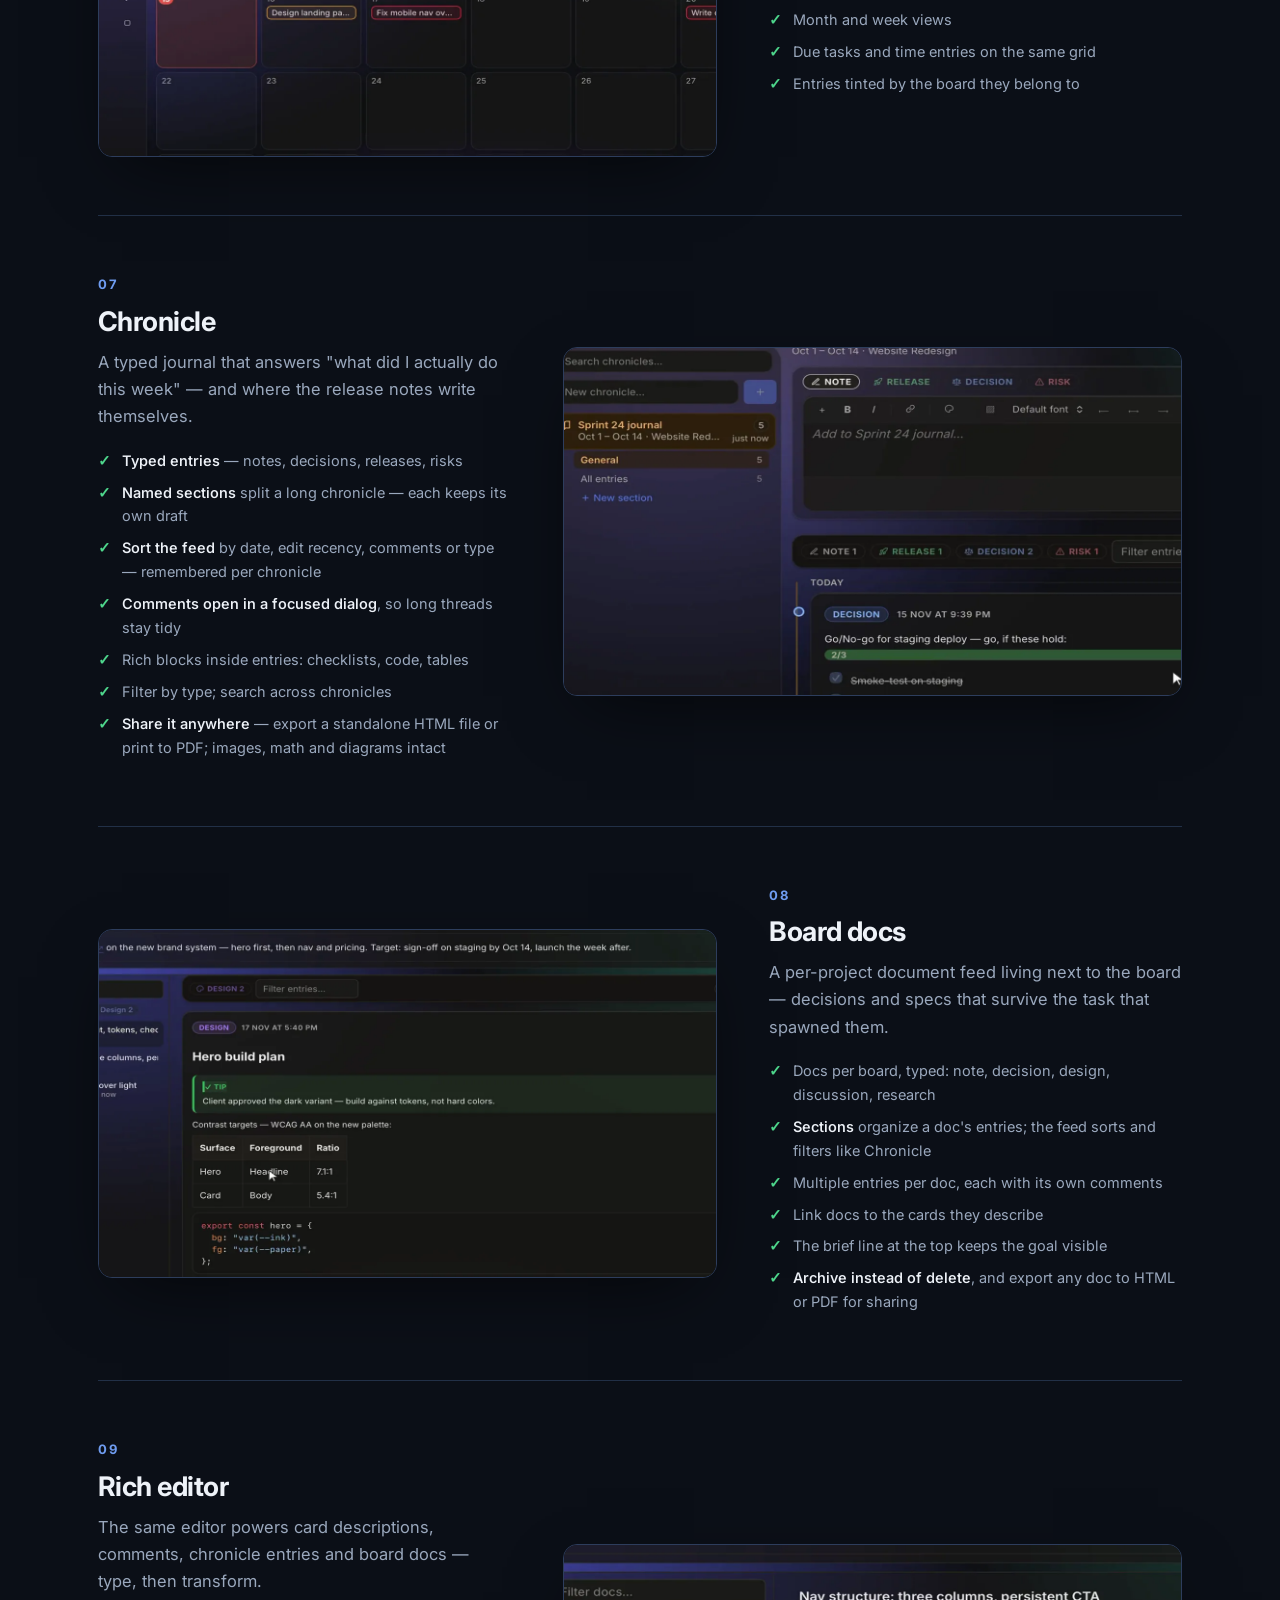
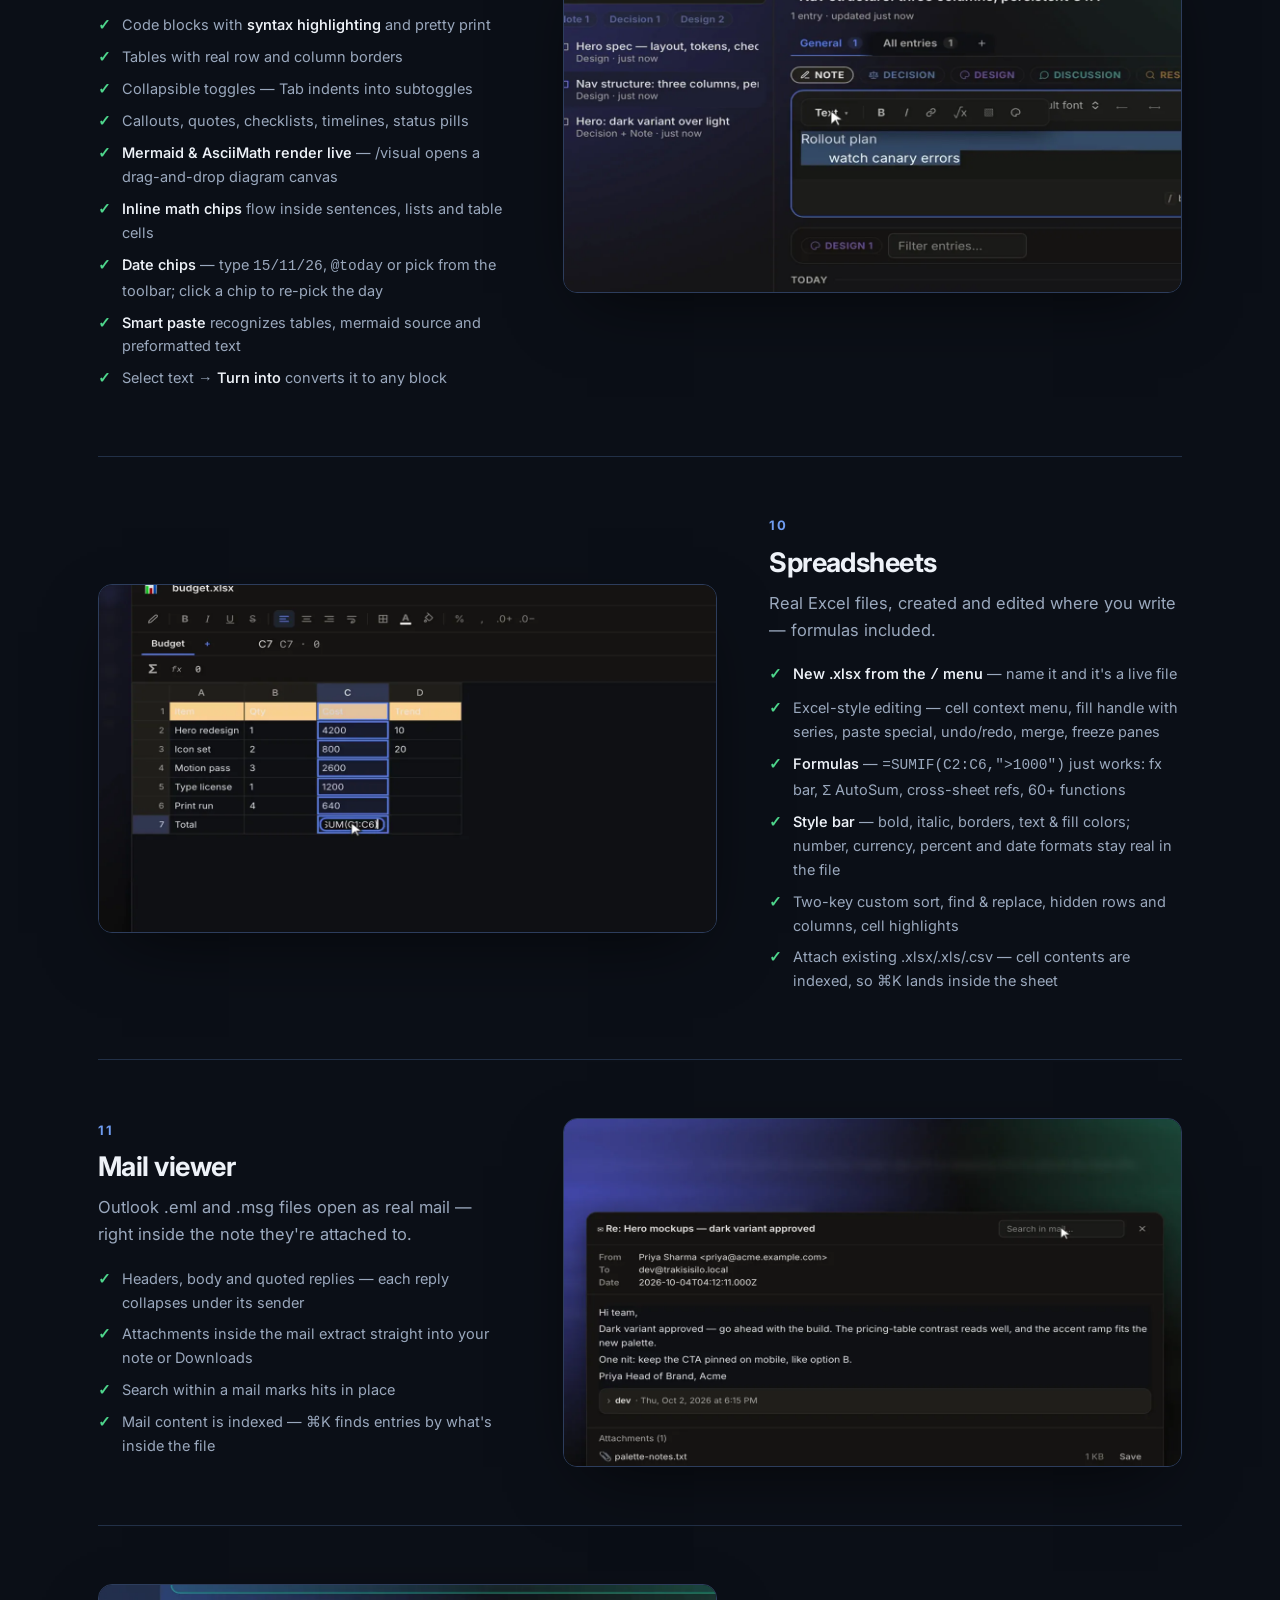
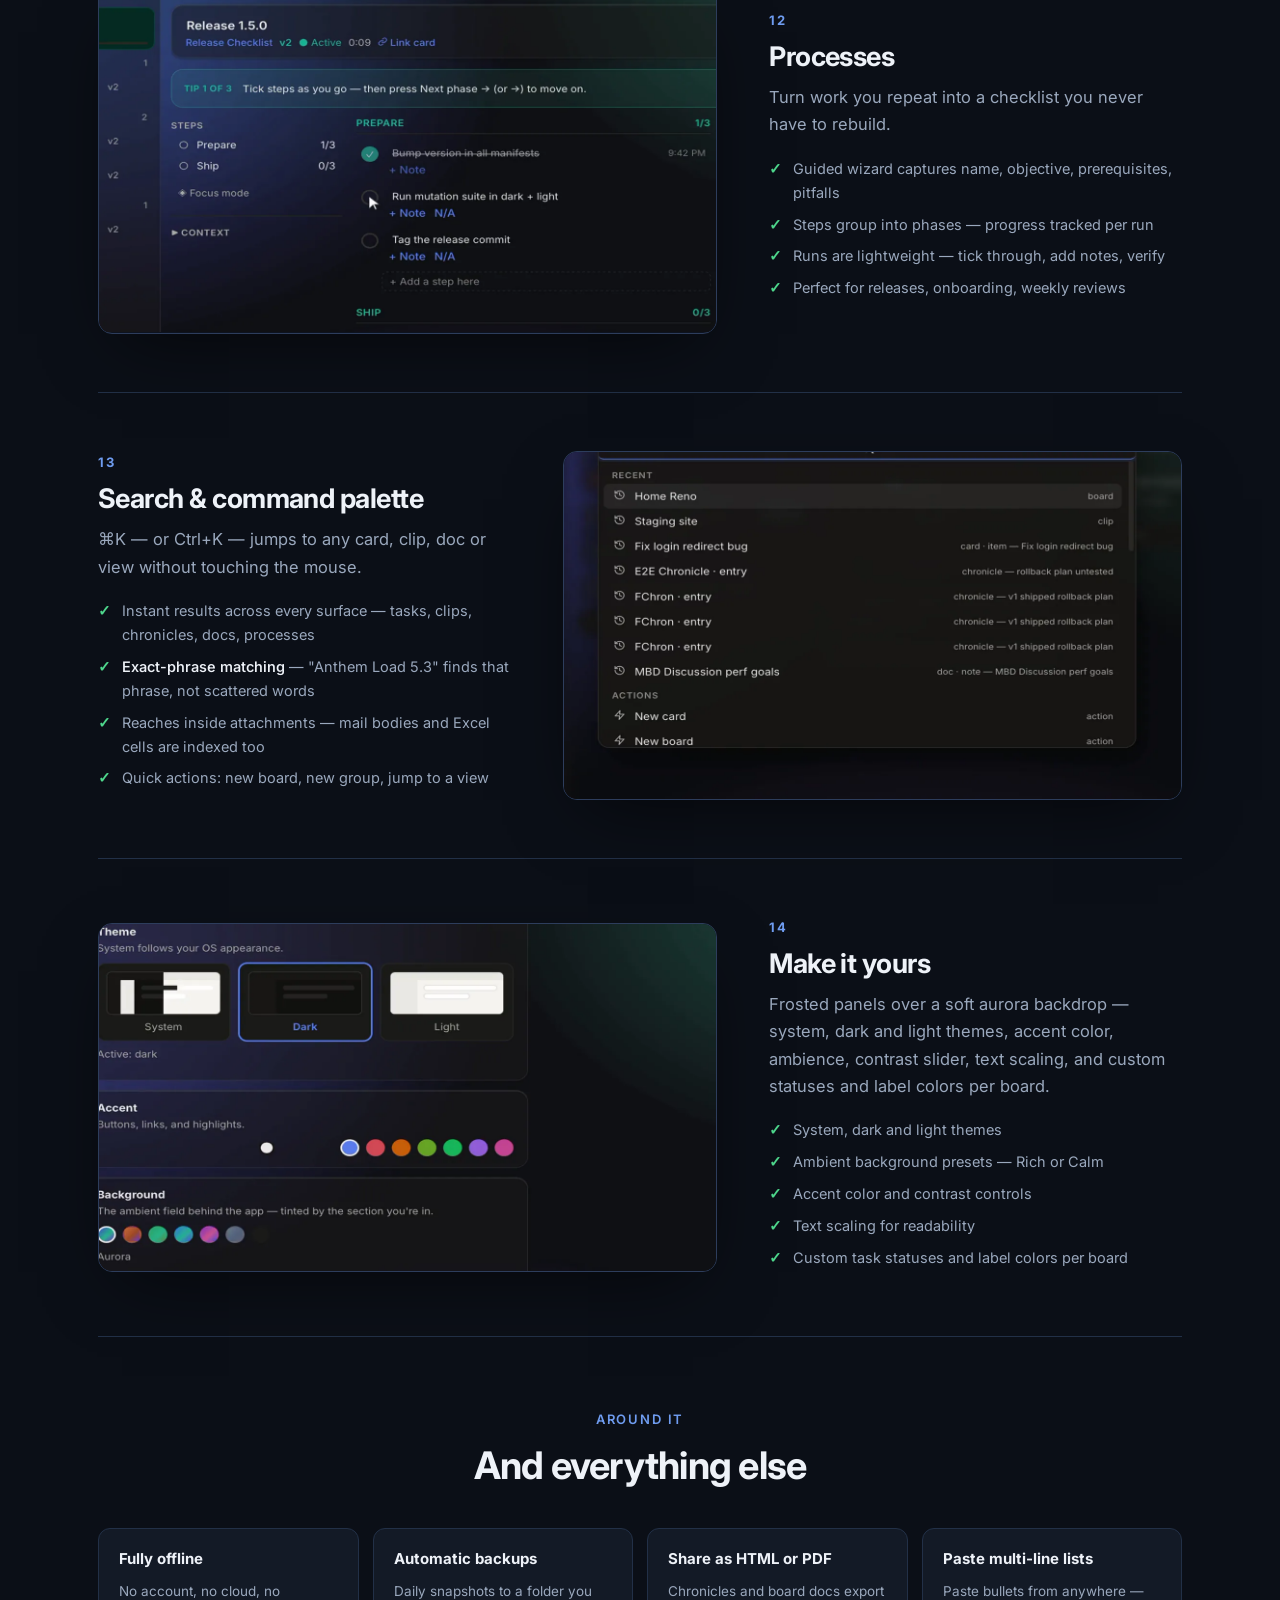
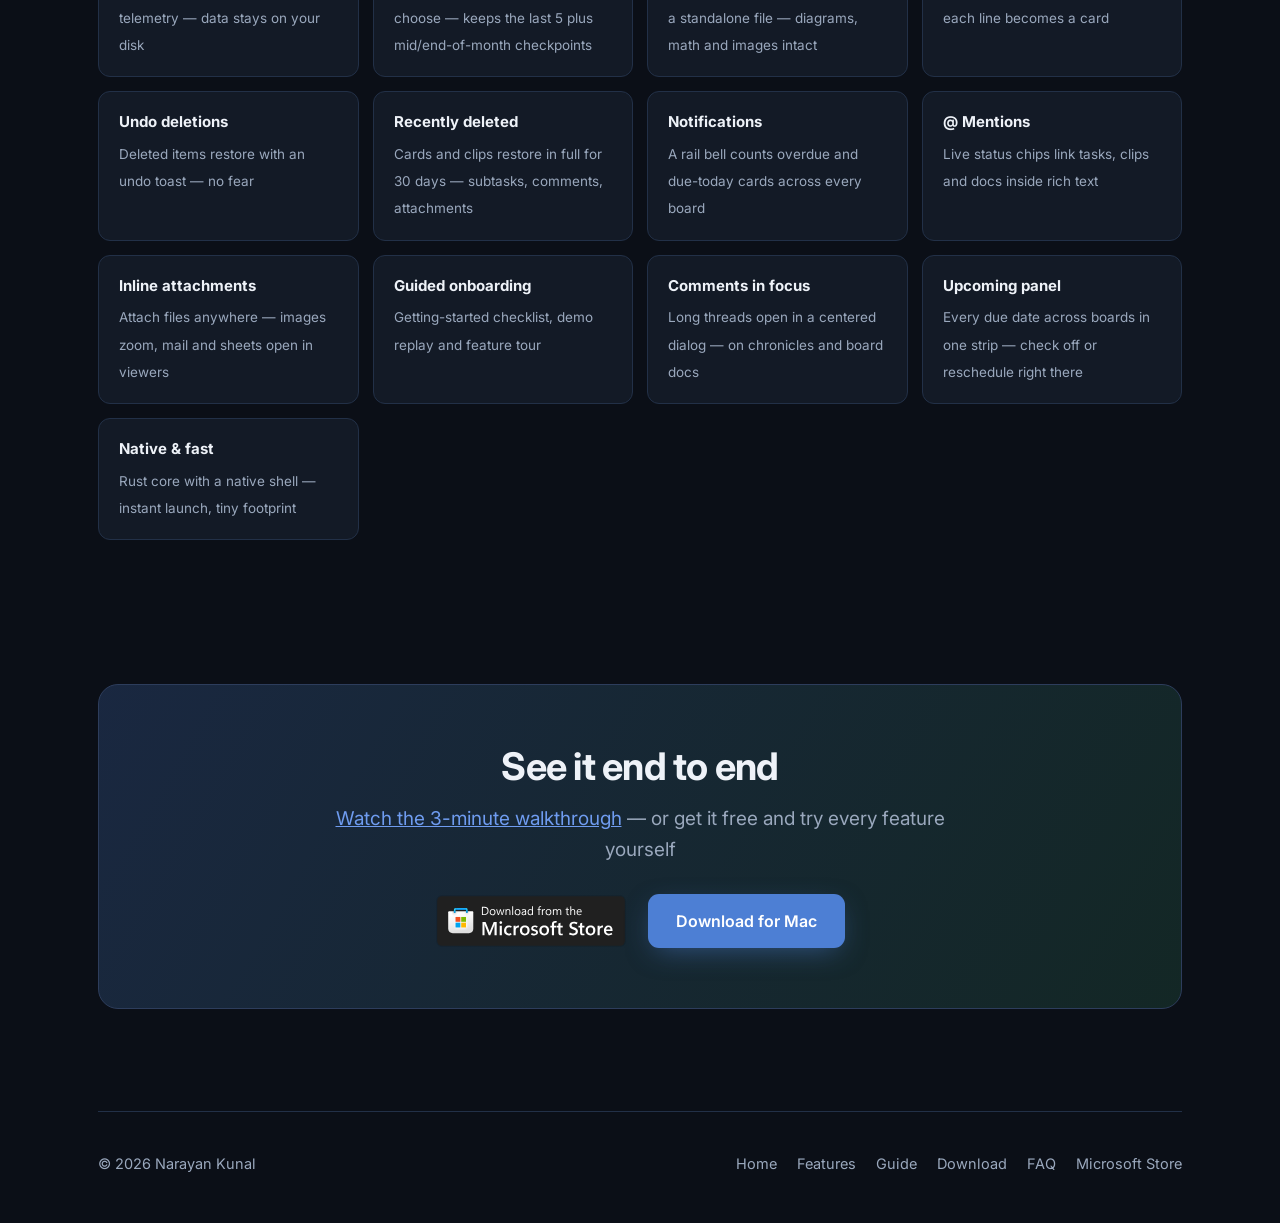
<file: features.html>
<!doctype html>
<html lang="en">
<head>
<meta charset="utf-8" />
<meta name="viewport" content="width=device-width, initial-scale=1" />
<meta name="theme-color" content="#0b0f17" />
<title>Features — Trakisilo: Kanban, Clips, Time Tracking & Docs, Offline</title>
<meta name="description" content="Every Trakisilo feature shown live — kanban boards, saved clips with quick-paste, time tracking and timesheets, calendar, chronicle journal, rich board docs, and reusable processes. Free, offline, no account." />
<link rel="canonical" href="https://nkunal1992.github.io/Trakisilo-site/features.html" />
<link rel="icon" type="image/png" sizes="32x32" href="favicon-32.png" />
<link rel="apple-touch-icon" href="apple-touch-icon.png" />
<meta property="og:title" content="Trakisilo — every feature, shown live" />
<meta property="og:description" content="Kanban, clipboard vault, time tracking, journals, docs and processes — one offline workspace." />
<meta property="og:type" content="website" />
<meta property="og:url" content="https://nkunal1992.github.io/Trakisilo-site/features.html" />
<meta property="og:image" content="https://nkunal1992.github.io/Trakisilo-site/assets/og.png" />
<meta name="twitter:card" content="summary_large_image" />
<meta name="twitter:image" content="https://nkunal1992.github.io/Trakisilo-site/assets/og.png" />
<link rel="preload" href="assets/inter.woff2" as="font" type="font/woff2" crossorigin />
<link rel="stylesheet" href="assets/site.css" />
  <script>try{if(localStorage.getItem("trak-media-theme")==="light")document.documentElement.dataset.media="light"}catch(e){}</script>
</head>
<body>

<a class="skip" href="#main">Skip to content</a>

<nav><div class="wrap">
  <a class="brand" href="index.html"><img src="icon.png" alt="" width="28" height="28" />Trakisilo</a>
  <div class="nav-links" id="navlinks">
    <a href="index.html">Home</a>
    <a href="features.html" class="on" aria-current="page">Features</a>
    <a href="guide.html">Guide</a>
    <a href="index.html#faq">FAQ</a>
    <div class="media-theme" role="group" aria-label="Preview theme">
      <button type="button" data-theme="dark" aria-pressed="true">Dark</button>
      <button type="button" data-theme="light" aria-pressed="false">Light</button>
    </div>
  </div>
  <div class="nav-cta">
    <a class="nav-dl" href="download.html">Download</a>
    <button class="nav-toggle" aria-label="Menu" aria-expanded="false" aria-controls="navlinks">☰</button>
  </div>
</div></nav>

<div class="subnav"><div class="wrap">
  <a href="#kanban">Kanban</a><a href="#card">Card detail</a><a href="#clips">Clips</a>
  <a href="#quickpaste">Quick-paste</a><a href="#time">Time</a><a href="#calendar">Calendar</a>
  <a href="#chronicle">Chronicle</a><a href="#docs">Board docs</a><a href="#editor">Editor</a>
  <a href="#sheets">Sheets</a><a href="#mail">Mail</a><a href="#processes">Processes</a>
  <a href="#search">Search</a><a href="#themes">Themes</a>
</div></div>

<main id="main" class="wrap">

<header style="padding:56px 0 20px;text-align:center">
  <p class="eyebrow">Features</p>
  <h1>Everything in <span class="grad">one workspace</span></h1>
  <p class="lead" style="margin:12px auto 0">Every clip below is the real app, recorded live — no mockups. Free, offline, no account.</p>
</header>

<section class="feat" id="kanban">
  <div class="row">
    <div class="copy">
      <p class="num">01</p>
      <h2>Kanban boards</h2>
      <p class="lead">Plan work visually on columns you define — with groups for the different areas of your life.</p>
      <ul>
        <li><b>Unlimited boards</b>, organized into named groups — with emoji icons and colored column headers</li>
        <li><b>Rich card faces</b> — description excerpts, cover images, and checklist progress bars on the card itself (Compact density when you want it dense)</li>
        <li>Custom columns — rename, reorder, add your own; <b>Focus Mode</b> dims every column but the one you're working in</li>
        <li>Drag cards between columns, or move via the right-click menu</li>
        <li>Done/total counters per column, board stats at a glance</li>
        <li><b>Paste a multi-line list</b> to create many cards at once</li>
        <li><b>Due-date hashtags</b> — type <code>#tomorrow</code>, <code>#friday</code> or <code>#2026-12-05</code> and the card lands already scheduled</li>
        <li><b>Archive boards</b> you park — they reopen read-only from Archived boards at the rail bottom</li>
      </ul>
    </div>
    <figure class="frame glow"><video muted loop playsinline preload="none" width="1280" height="720" data-autoplay data-src="assets/v/kanban.mp4" poster="assets/p/kanban.webp" aria-label="Kanban boards in Trakisilo" data-src-light="assets/v-light/kanban.mp4" data-poster-light="assets/p-light/kanban.webp"></video></figure>
  </div>
</section>

<section class="feat" id="card">
  <div class="row flip">
    <div class="copy">
      <p class="num">02</p>
      <h2>Card detail</h2>
      <p class="lead">Every card opens into a full page — the description is a rich editor, not a plain textarea.</p>
      <ul>
        <li>Rich description with formatting, links and blocks</li>
        <li>Subtasks with progress tracking</li>
        <li><b>Comments</b> keep discussion next to the work</li>
        <li>Labels, priority, estimates, due dates, card colors</li>
        <li>Card links connect related tasks</li>
        <li>File attachments — images preview and zoom inline</li>
      </ul>
    </div>
    <figure class="frame glow"><video muted loop playsinline preload="none" width="1280" height="720" data-autoplay data-src="assets/v/card.mp4" poster="assets/p/card.webp" aria-label="Card detail in Trakisilo" data-src-light="assets/v-light/card.mp4" data-poster-light="assets/p-light/card.webp"></video></figure>
  </div>
</section>

<section class="feat" id="clips">
  <div class="row">
    <div class="copy">
      <p class="num">03</p>
      <h2>Saved clips</h2>
      <p class="lead">A vault for everything you paste repeatedly — organized into boards and panels.</p>
      <ul>
        <li>Text, code, links, emails, images, tables and file paths</li>
        <li>Code clips keep <b>syntax highlighting</b> per language</li>
        <li>Boards and panels keep large collections tidy</li>
        <li><b>Link clips to tasks</b> so they're one click from the work</li>
        <li>Explicit saves only — nothing is captured in the background</li>
      </ul>
    </div>
    <figure class="frame glow"><video muted loop playsinline preload="none" width="1280" height="720" data-autoplay data-src="assets/v/clips.mp4" poster="assets/p/clips.webp" aria-label="Saved clips in Trakisilo" data-src-light="assets/v-light/clips.mp4" data-poster-light="assets/p-light/clips.webp"></video></figure>
  </div>
</section>

<section class="feat" id="quickpaste">
  <div class="row flip">
    <div class="copy">
      <p class="num">04</p>
      <h2>Quick-paste</h2>
      <p class="lead">Your clips are never more than two keystrokes away — in any app on your machine.</p>
      <ul>
        <li>A <b>global hotkey</b> opens the floating picker from anywhere</li>
        <li>Type to filter — Enter pastes and closes</li>
        <li>Copy vs paste actions, and a fully customizable shortcut</li>
        <li>Works in every app — the picker floats above all windows</li>
      </ul>
    </div>
    <figure class="frame glow"><video muted loop playsinline preload="none" width="1280" height="720" data-autoplay data-src="assets/v/quickpaste.mp4" poster="assets/p/quickpaste.webp" aria-label="Quick-paste picker in Trakisilo" data-src-light="assets/v-light/quickpaste.mp4" data-poster-light="assets/p-light/quickpaste.webp"></video></figure>
  </div>
</section>

<section class="feat" id="time">
  <div class="row">
    <div class="copy">
      <p class="num">05</p>
      <h2>Time tracking, timesheets &amp; reports</h2>
      <p class="lead">Track where the hours actually go — timers tied to real tasks, or manual entries after the fact.</p>
      <ul>
        <li>One-tap timers with live ticking, or log time manually</li>
        <li><b>Overlap warnings</b> keep the timeline honest</li>
        <li>Leave days excluded from the totals</li>
        <li>Weekly timesheet grid with daily totals</li>
        <li>Reports grouped by board, label or task — <b>CSV export</b></li>
      </ul>
    </div>
    <figure class="frame glow"><video muted loop playsinline preload="none" width="1280" height="720" data-autoplay data-src="assets/v/time.mp4" poster="assets/p/time.webp" aria-label="Time tracking and timesheets in Trakisilo" data-src-light="assets/v-light/time.mp4" data-poster-light="assets/p-light/time.webp"></video></figure>
  </div>
</section>

<section class="feat" id="calendar">
  <div class="row flip">
    <div class="copy">
      <p class="num">06</p>
      <h2>Calendar</h2>
      <p class="lead">See deadlines and logged time on one calendar — plan the week at a glance.</p>
      <ul>
        <li>Month and week views</li>
        <li>Due tasks and time entries on the same grid</li>
        <li>Entries tinted by the board they belong to</li>
      </ul>
    </div>
    <figure class="frame glow"><video muted loop playsinline preload="none" width="1280" height="720" data-autoplay data-src="assets/v/calendar.mp4" poster="assets/p/calendar.webp" aria-label="Calendar in Trakisilo" data-src-light="assets/v-light/calendar.mp4" data-poster-light="assets/p-light/calendar.webp"></video></figure>
  </div>
</section>

<section class="feat" id="chronicle">
  <div class="row">
    <div class="copy">
      <p class="num">07</p>
      <h2>Chronicle</h2>
      <p class="lead">A typed journal that answers "what did I actually do this week" — and where the release notes write themselves.</p>
      <ul>
        <li><b>Typed entries</b> — notes, decisions, releases, risks</li>
        <li><b>Named sections</b> split a long chronicle — each keeps its own draft</li>
        <li><b>Sort the feed</b> by date, edit recency, comments or type — remembered per chronicle</li>
        <li><b>Comments open in a focused dialog</b>, so long threads stay tidy</li>
        <li>Rich blocks inside entries: checklists, code, tables</li>
        <li>Filter by type; search across chronicles</li>
        <li><b>Share it anywhere</b> — export a standalone HTML file or print to PDF; images, math and diagrams intact</li>
      </ul>
    </div>
    <figure class="frame glow"><video muted loop playsinline preload="none" width="1280" height="720" data-autoplay data-src="assets/v/chronicle.mp4" poster="assets/p/chronicle.webp" aria-label="Chronicle journal in Trakisilo" data-src-light="assets/v-light/chronicle.mp4" data-poster-light="assets/p-light/chronicle.webp"></video></figure>
  </div>
</section>

<section class="feat" id="docs">
  <div class="row flip">
    <div class="copy">
      <p class="num">08</p>
      <h2>Board docs</h2>
      <p class="lead">A per-project document feed living next to the board — decisions and specs that survive the task that spawned them.</p>
      <ul>
        <li>Docs per board, typed: note, decision, design, discussion, research</li>
        <li><b>Sections</b> organize a doc's entries; the feed sorts and filters like Chronicle</li>
        <li>Multiple entries per doc, each with its own comments</li>
        <li>Link docs to the cards they describe</li>
        <li>The brief line at the top keeps the goal visible</li>
        <li><b>Archive instead of delete</b>, and export any doc to HTML or PDF for sharing</li>
      </ul>
    </div>
    <figure class="frame glow"><video muted loop playsinline preload="none" width="1280" height="720" data-autoplay data-src="assets/v/bdoc.mp4" poster="assets/p/bdoc.webp" aria-label="Board docs in Trakisilo" data-src-light="assets/v-light/bdoc.mp4" data-poster-light="assets/p-light/bdoc.webp"></video></figure>
  </div>
</section>

<section class="feat" id="editor">
  <div class="row">
    <div class="copy">
      <p class="num">09</p>
      <h2>Rich editor</h2>
      <p class="lead">The same editor powers card descriptions, comments, chronicle entries and board docs — type, then transform.</p>
      <ul>
        <li>Code blocks with <b>syntax highlighting</b> and pretty print</li>
        <li>Tables with real row and column borders</li>
        <li>Collapsible toggles — Tab indents into subtoggles</li>
        <li>Callouts, quotes, checklists, timelines, status pills</li>
        <li><b>Mermaid &amp; AsciiMath render live</b> — /visual opens a drag-and-drop diagram canvas</li>
        <li><b>Inline math chips</b> flow inside sentences, lists and table cells</li>
        <li><b>Date chips</b> — type <code>15/11/26</code>, <code>@today</code> or pick from the toolbar; click a chip to re-pick the day</li>
        <li><b>Smart paste</b> recognizes tables, mermaid source and preformatted text</li>
        <li>Select text → <b>Turn into</b> converts it to any block</li>
      </ul>
    </div>
    <figure class="frame glow"><video muted loop playsinline preload="none" width="1280" height="720" data-autoplay data-src="assets/v/editor.mp4" poster="assets/p/editor.webp" aria-label="Rich editor in Trakisilo" data-src-light="assets/v-light/editor.mp4" data-poster-light="assets/p-light/editor.webp"></video></figure>
  </div>
</section>

<section class="feat" id="sheets">
  <div class="row flip">
    <div class="copy">
      <p class="num">10</p>
      <h2>Spreadsheets</h2>
      <p class="lead">Real Excel files, created and edited where you write — formulas included.</p>
      <ul>
        <li><b>New .xlsx from the <code>/</code> menu</b> — name it and it's a live file</li>
        <li>Excel-style editing — cell context menu, fill handle with series, paste special, undo/redo, merge, freeze panes</li>
        <li><b>Formulas</b> — <code>=SUMIF(C2:C6,"&gt;1000")</code> just works: fx bar, Σ AutoSum, cross-sheet refs, 60+ functions</li>
        <li><b>Style bar</b> — bold, italic, borders, text &amp; fill colors; number, currency, percent and date formats stay real in the file</li>
        <li>Two-key custom sort, find &amp; replace, hidden rows and columns, cell highlights</li>
        <li>Attach existing .xlsx/.xls/.csv — cell contents are indexed, so ⌘K lands inside the sheet</li>
      </ul>
    </div>
    <figure class="frame glow"><video muted loop playsinline preload="none" width="1280" height="720" data-autoplay data-src="assets/v/sheets.mp4" poster="assets/p/sheets.webp" aria-label="Spreadsheet formulas and editing in Trakisilo" data-src-light="assets/v-light/sheets.mp4" data-poster-light="assets/p-light/sheets.webp"></video></figure>
  </div>
</section>

<section class="feat" id="mail">
  <div class="row">
    <div class="copy">
      <p class="num">11</p>
      <h2>Mail viewer</h2>
      <p class="lead">Outlook .eml and .msg files open as real mail — right inside the note they're attached to.</p>
      <ul>
        <li>Headers, body and quoted replies — each reply collapses under its sender</li>
        <li>Attachments inside the mail extract straight into your note or Downloads</li>
        <li>Search within a mail marks hits in place</li>
        <li>Mail content is indexed — ⌘K finds entries by what's inside the file</li>
      </ul>
    </div>
    <figure class="frame glow"><video muted loop playsinline preload="none" width="1280" height="720" data-autoplay data-src="assets/v/mail.mp4" poster="assets/p/mail.webp" aria-label="Mail viewer in Trakisilo" data-src-light="assets/v-light/mail.mp4" data-poster-light="assets/p-light/mail.webp"></video></figure>
  </div>
</section>

<section class="feat" id="processes">
  <div class="row flip">
    <div class="copy">
      <p class="num">12</p>
      <h2>Processes</h2>
      <p class="lead">Turn work you repeat into a checklist you never have to rebuild.</p>
      <ul>
        <li>Guided wizard captures name, objective, prerequisites, pitfalls</li>
        <li>Steps group into phases — progress tracked per run</li>
        <li>Runs are lightweight — tick through, add notes, verify</li>
        <li>Perfect for releases, onboarding, weekly reviews</li>
      </ul>
    </div>
    <figure class="frame glow"><video muted loop playsinline preload="none" width="1280" height="720" data-autoplay data-src="assets/v/process.mp4" poster="assets/p/process.webp" aria-label="Processes in Trakisilo" data-src-light="assets/v-light/process.mp4" data-poster-light="assets/p-light/process.webp"></video></figure>
  </div>
</section>

<section class="feat" id="search">
  <div class="row">
    <div class="copy">
      <p class="num">13</p>
      <h2>Search &amp; command palette</h2>
      <p class="lead">⌘K — or Ctrl+K — jumps to any card, clip, doc or view without touching the mouse.</p>
      <ul>
        <li>Instant results across every surface — tasks, clips, chronicles, docs, processes</li>
        <li><b>Exact-phrase matching</b> — "Anthem Load 5.3" finds that phrase, not scattered words</li>
        <li>Reaches inside attachments — mail bodies and Excel cells are indexed too</li>
        <li>Quick actions: new board, new group, jump to a view</li>
      </ul>
    </div>
    <figure class="frame glow"><video muted loop playsinline preload="none" width="1280" height="720" data-autoplay data-src="assets/v/search.mp4" poster="assets/p/search.webp" aria-label="Search palette in Trakisilo" data-src-light="assets/v-light/search.mp4" data-poster-light="assets/p-light/search.webp"></video></figure>
  </div>
</section>

<section class="feat" id="themes">
  <div class="row flip">
    <div class="copy">
      <p class="num">14</p>
      <h2>Make it yours</h2>
      <p class="lead">Frosted panels over a soft aurora backdrop — system, dark and light themes, accent color, ambience, contrast slider, text scaling, and custom statuses and label colors per board.</p>
      <ul>
        <li>System, dark and light themes</li>
        <li>Ambient background presets — Rich or Calm</li>
        <li>Accent color and contrast controls</li>
        <li>Text scaling for readability</li>
        <li>Custom task statuses and label colors per board</li>
      </ul>
    </div>
    <figure class="frame glow"><video muted loop playsinline preload="none" width="1280" height="720" data-autoplay data-src="assets/v/themes.mp4" poster="assets/p/themes.webp" aria-label="Theme customization in Trakisilo" data-src-light="assets/v-light/themes.mp4" data-poster-light="assets/p-light/themes.webp"></video></figure>
  </div>
</section>

<section>
  <div class="sec-head center">
    <p class="eyebrow">Around it</p>
    <h2>And everything else</h2>
  </div>
  <div class="moregrid">
    <div class="morecell"><b>Fully offline</b><span>No account, no cloud, no telemetry — data stays on your disk</span></div>
    <div class="morecell"><b>Automatic backups</b><span>Daily snapshots to a folder you choose — keeps the last 5 plus mid/end-of-month checkpoints</span></div>
    <div class="morecell"><b>Share as HTML or PDF</b><span>Chronicles and board docs export a standalone file — diagrams, math and images intact</span></div>
    <div class="morecell"><b>Paste multi-line lists</b><span>Paste bullets from anywhere — each line becomes a card</span></div>
    <div class="morecell"><b>Undo deletions</b><span>Deleted items restore with an undo toast — no fear</span></div>
    <div class="morecell"><b>Recently deleted</b><span>Cards and clips restore in full for 30 days — subtasks, comments, attachments</span></div>
    <div class="morecell"><b>Notifications</b><span>A rail bell counts overdue and due-today cards across every board</span></div>
    <div class="morecell"><b>@ Mentions</b><span>Live status chips link tasks, clips and docs inside rich text</span></div>
    <div class="morecell"><b>Inline attachments</b><span>Attach files anywhere — images zoom, mail and sheets open in viewers</span></div>
    <div class="morecell"><b>Guided onboarding</b><span>Getting-started checklist, demo replay and feature tour</span></div>
    <div class="morecell"><b>Comments in focus</b><span>Long threads open in a centered dialog — on chronicles and board docs</span></div>
    <div class="morecell"><b>Upcoming panel</b><span>Every due date across boards in one strip — check off or reschedule right there</span></div>
    <div class="morecell"><b>Native &amp; fast</b><span>Rust core with a native shell — instant launch, tiny footprint</span></div>
  </div>
</section>

<section>
  <div class="cta-band">
    <h2>See it end to end</h2>
    <p class="lead" style="margin:14px auto 28px"><a href="index.html#demo">Watch the 3-minute walkthrough</a> — or get it free and try every feature yourself</p>
    <div class="cta-row">
      <a class="cta-win" href="https://apps.microsoft.com/detail/9P67BLH3H7P0"><img class="badge-store" src="assets/ms-badge.svg" alt="Get it from Microsoft" width="190" height="52" /></a>
      <a class="dl-btn cta-mac" href="download.html">Download for Mac</a>
    </div>
  </div>
</section>

</main>

<div class="wrap">
  <footer>
    <span>© 2026 Narayan Kunal</span>
    <span>
      <a href="index.html">Home</a><a href="features.html">Features</a><a href="guide.html">Guide</a><a href="download.html">Download</a><a href="index.html#faq">FAQ</a><a href="https://apps.microsoft.com/detail/9P67BLH3H7P0">Microsoft Store</a>
    </span>
  </footer>
</div>

<script src="assets/site.js" defer></script>
</body>
</html>
</file>
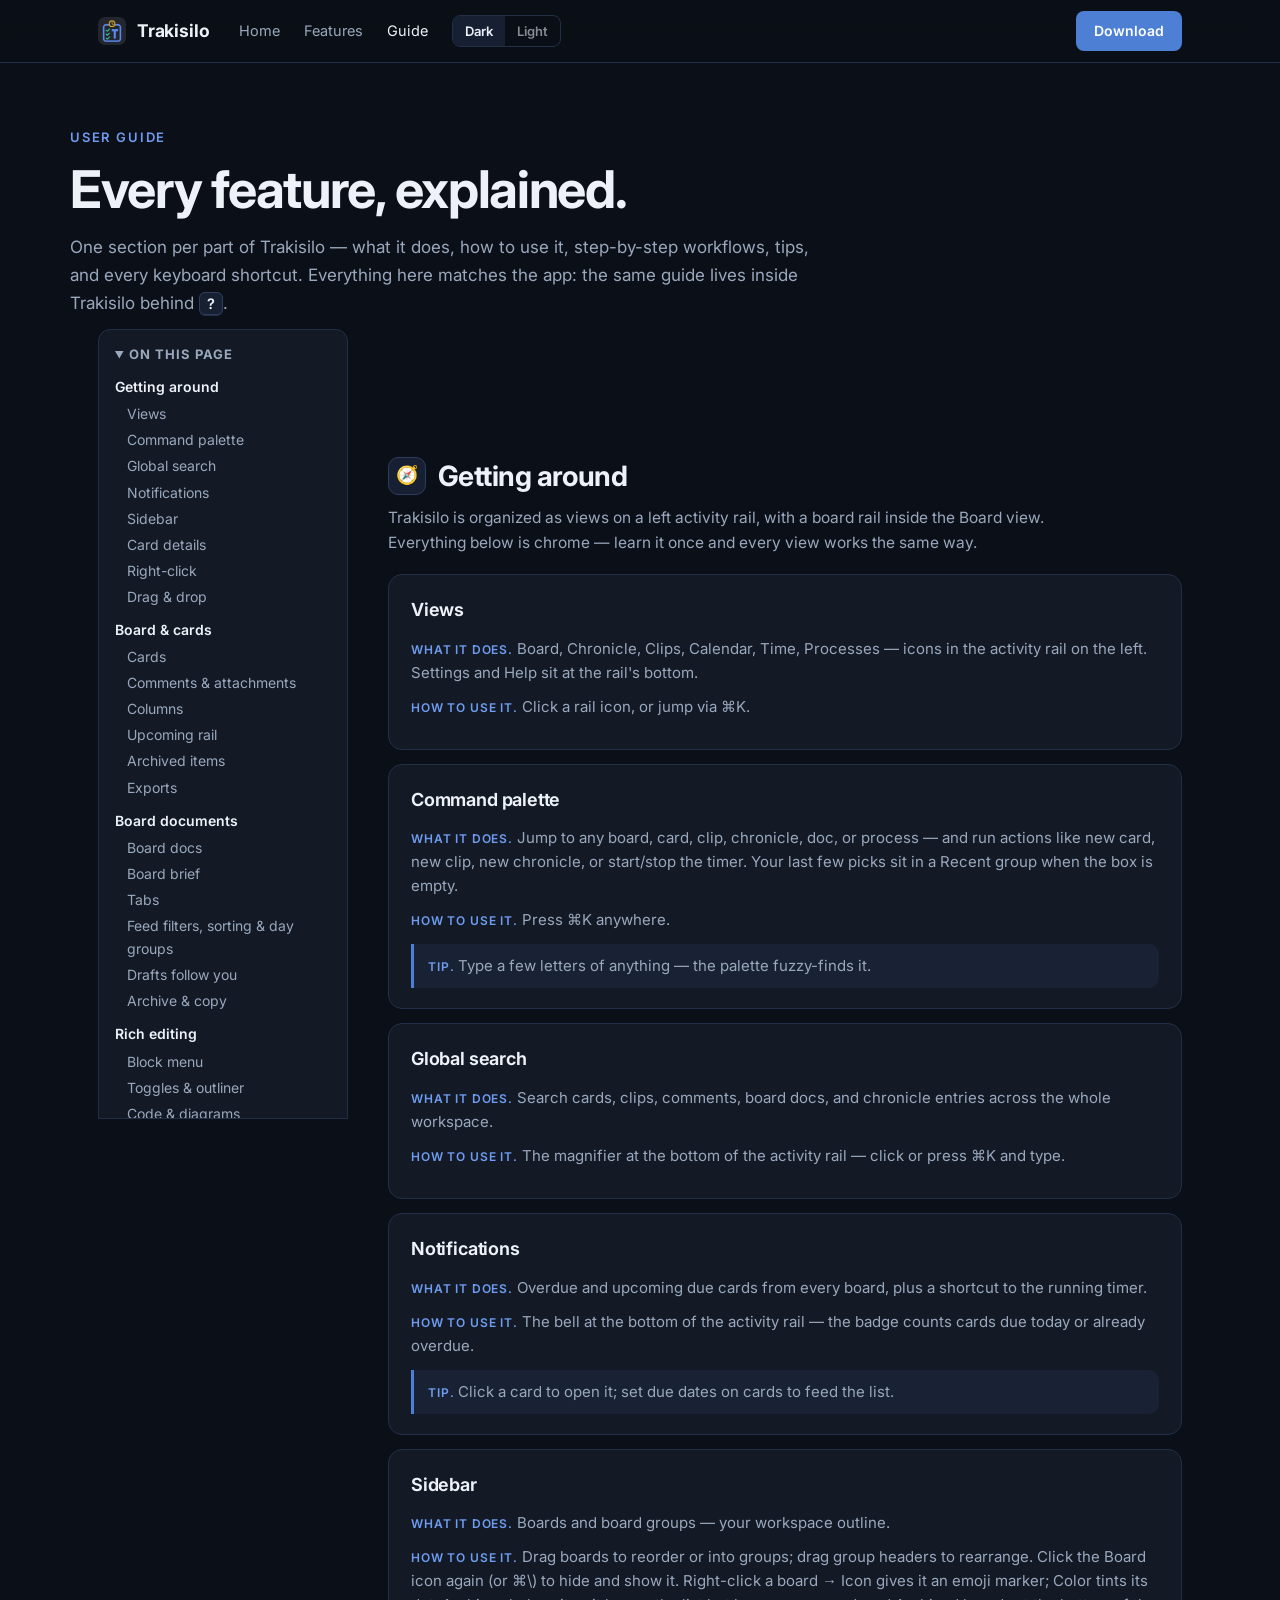
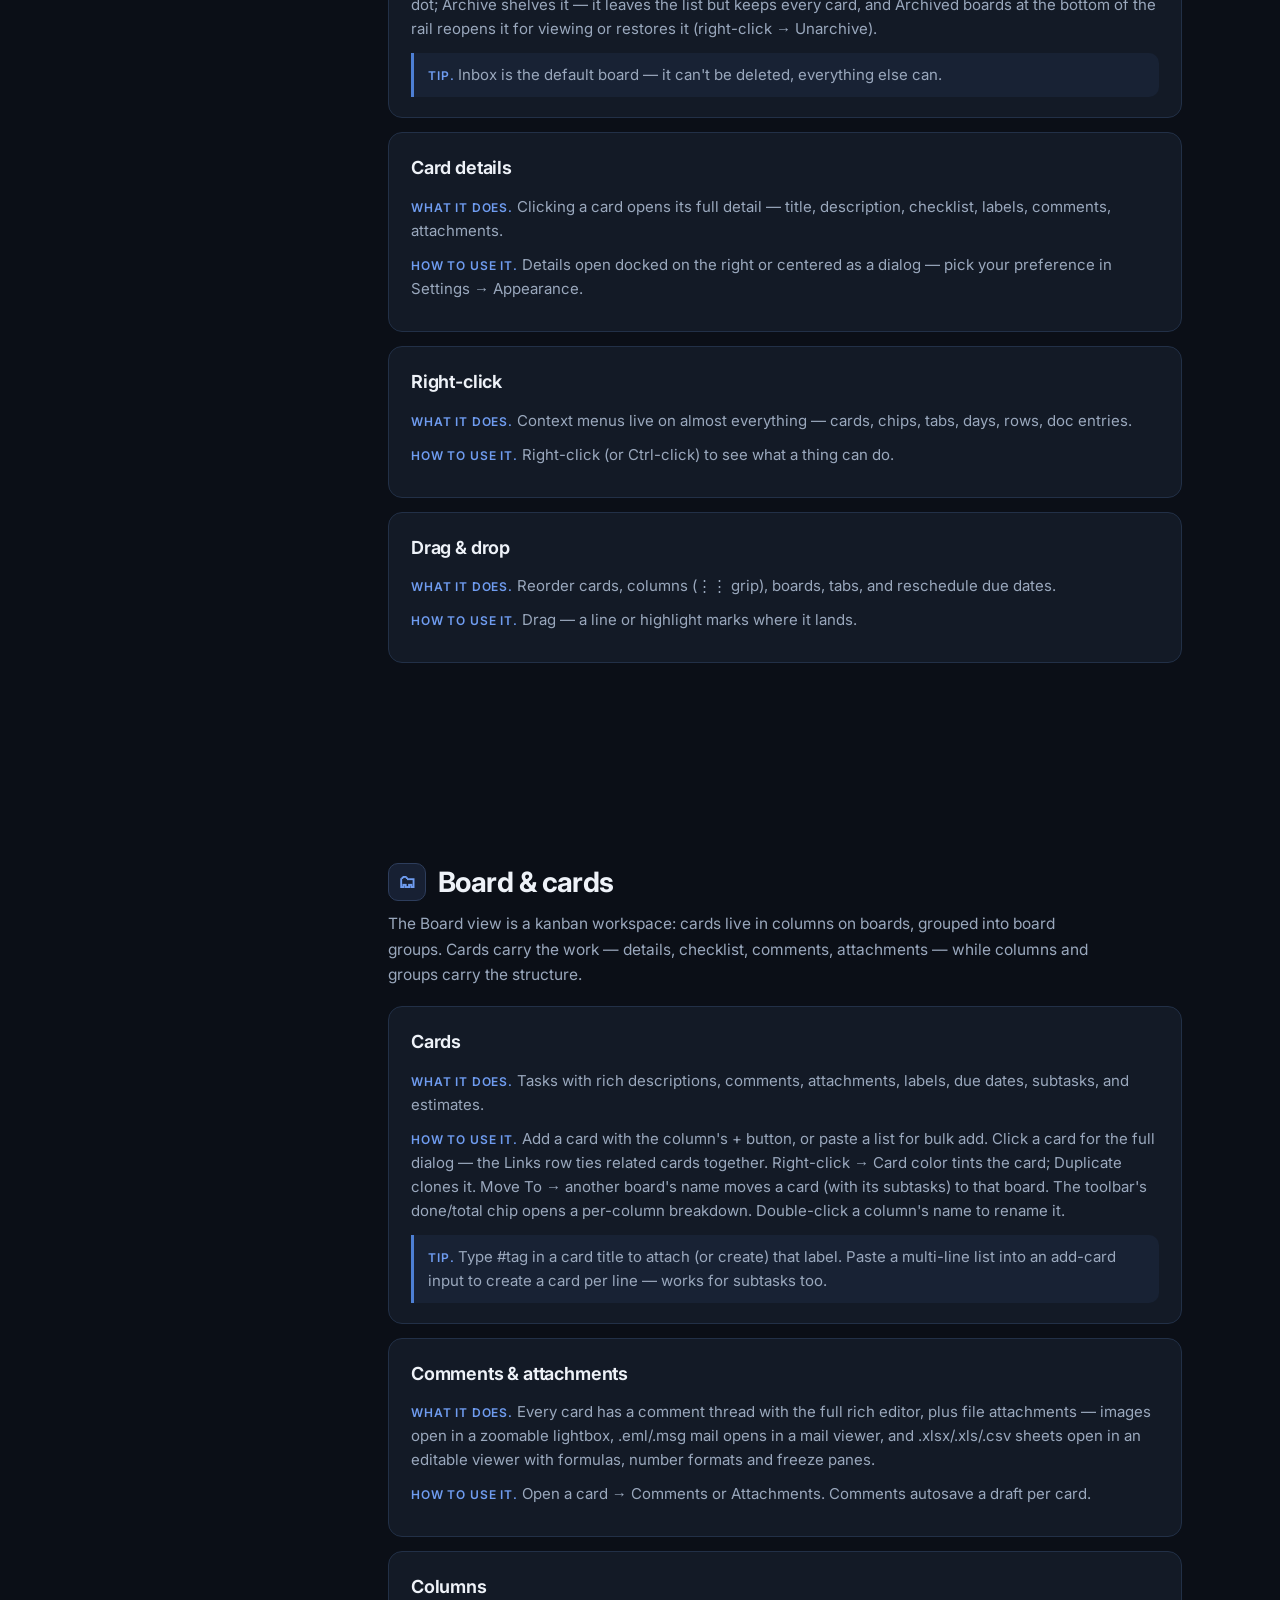
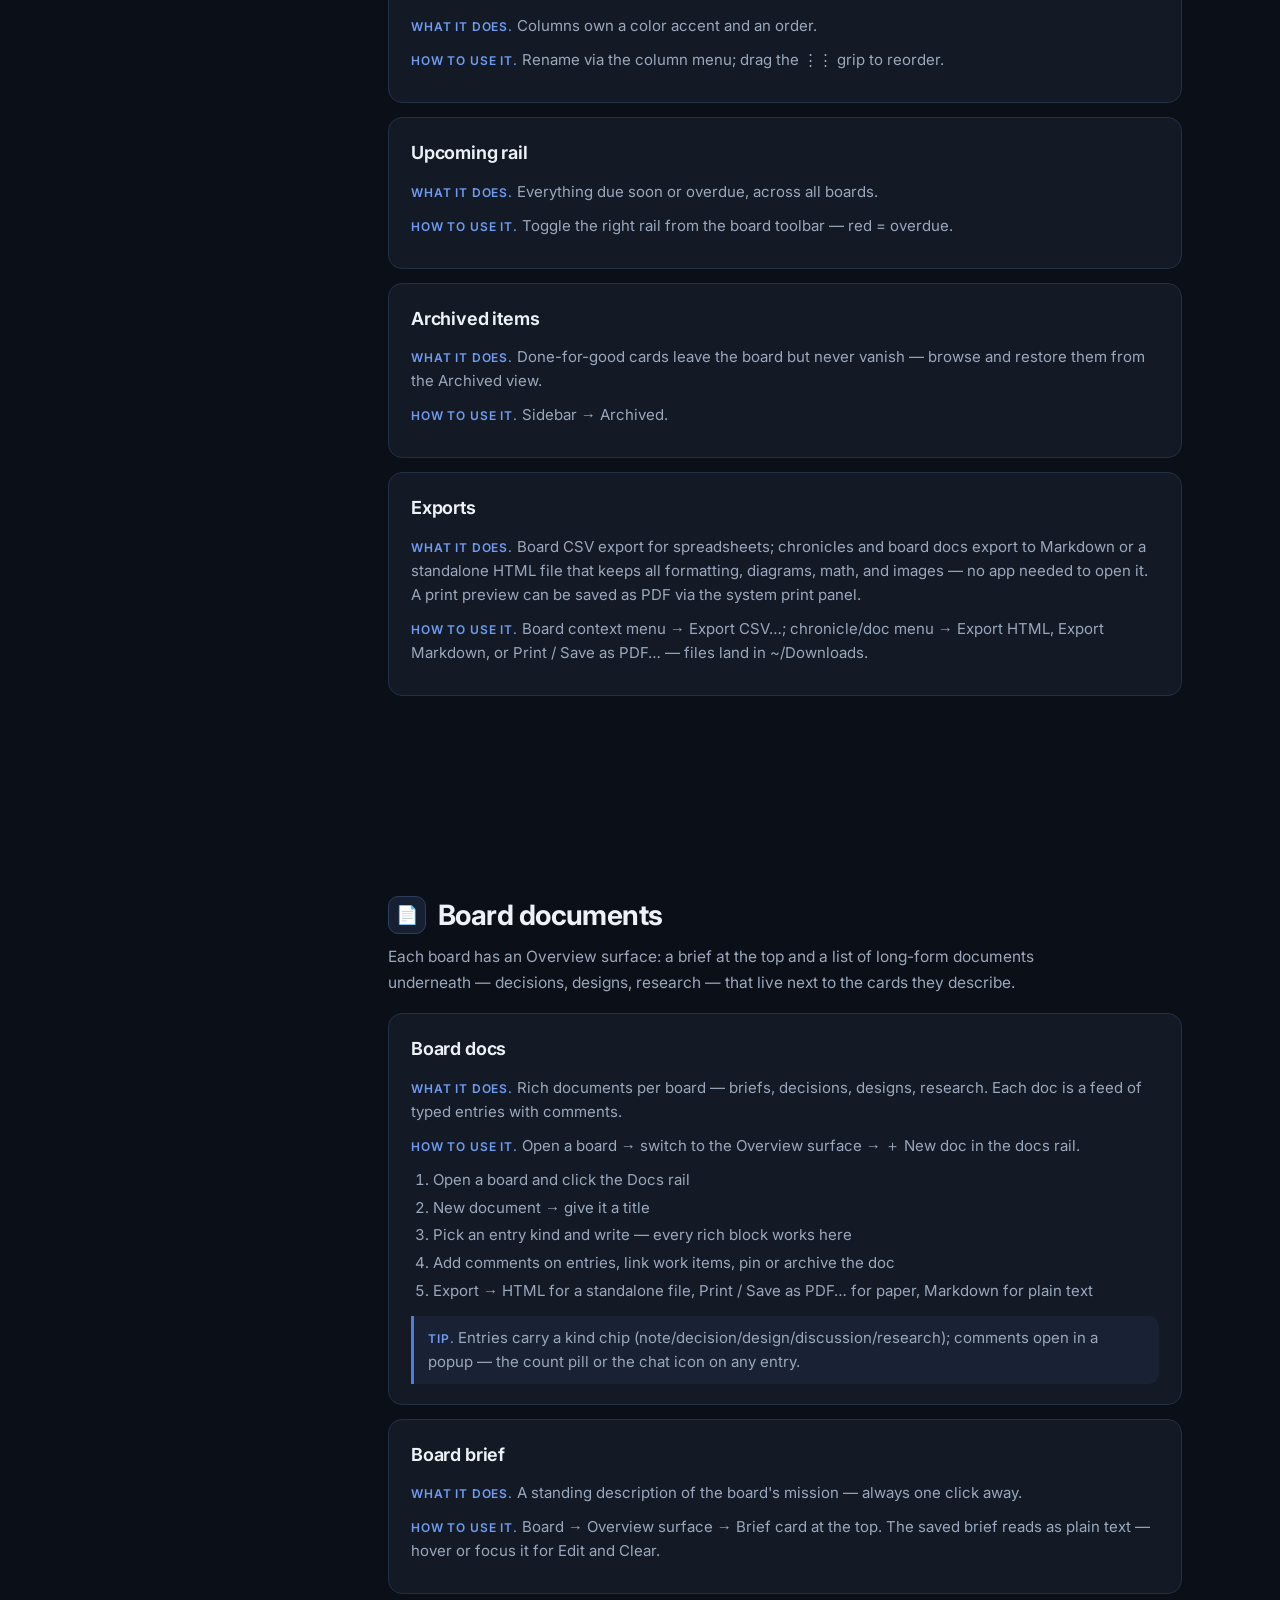
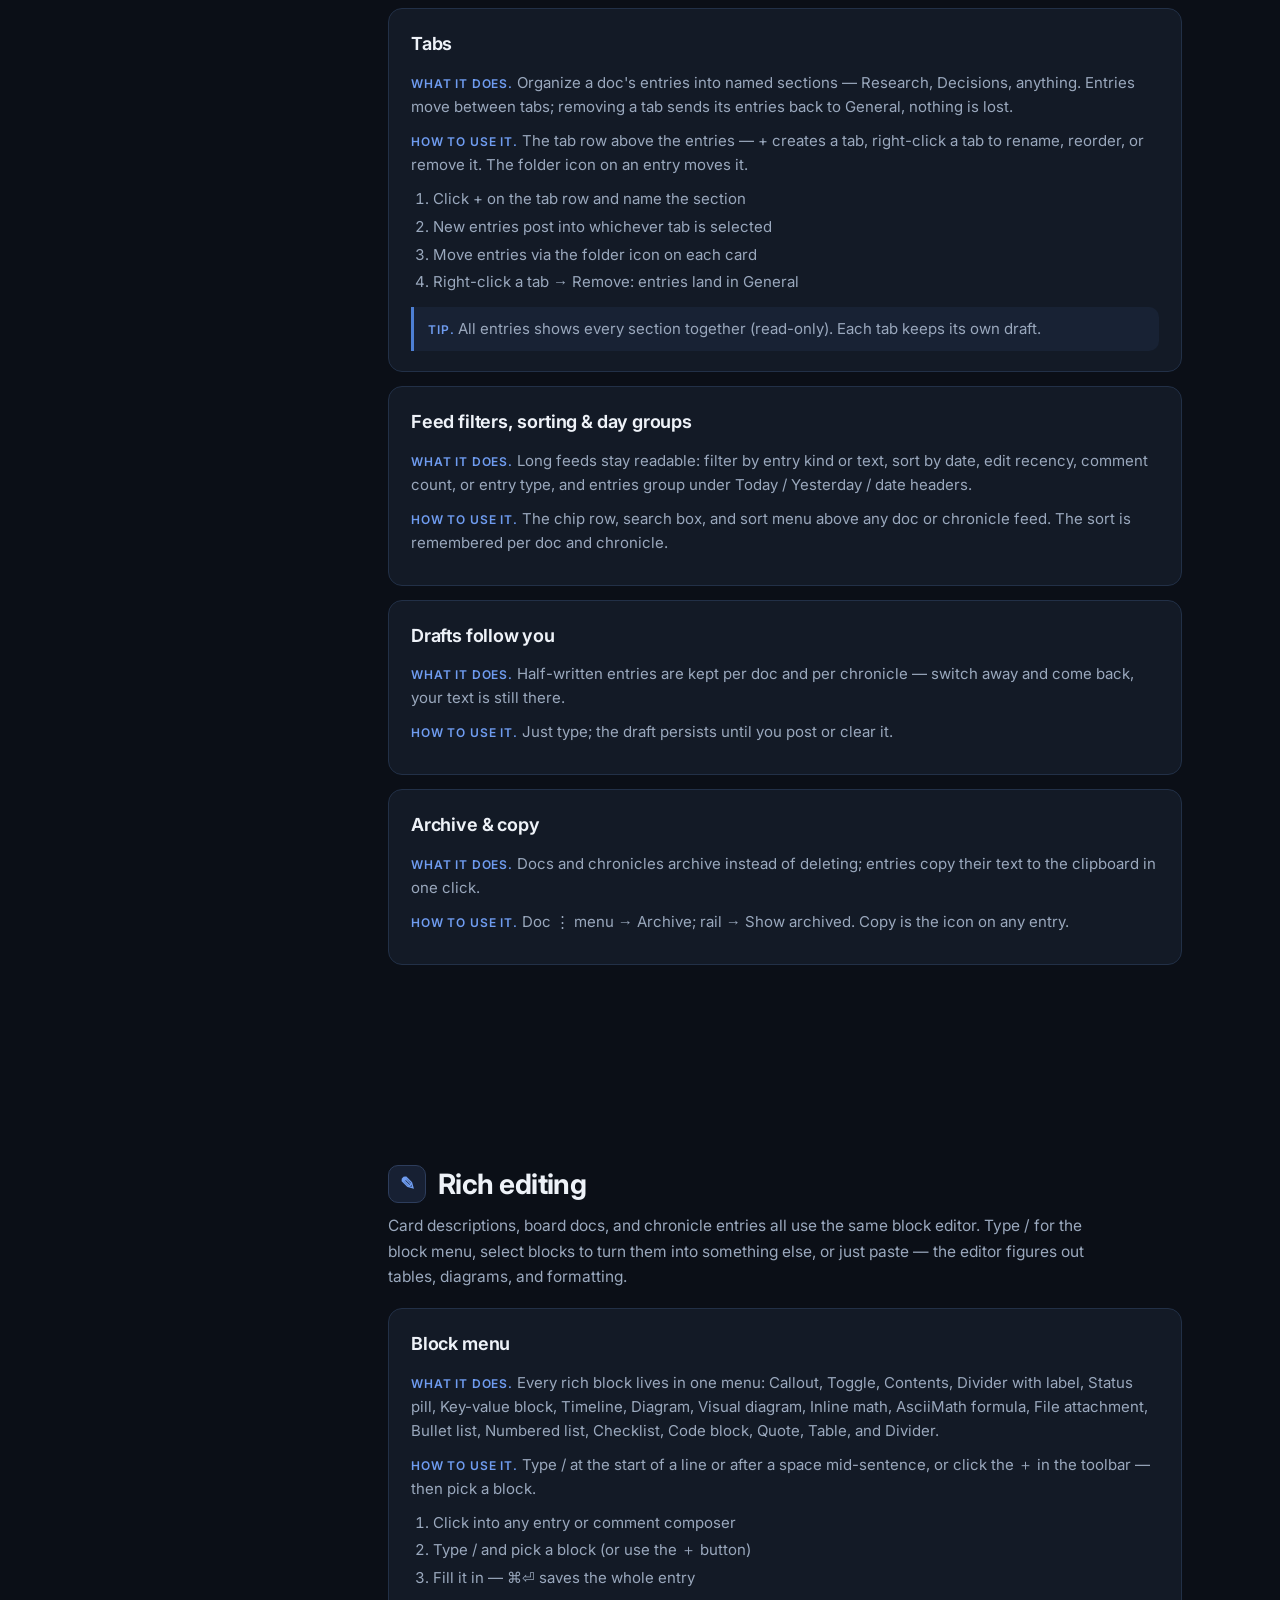
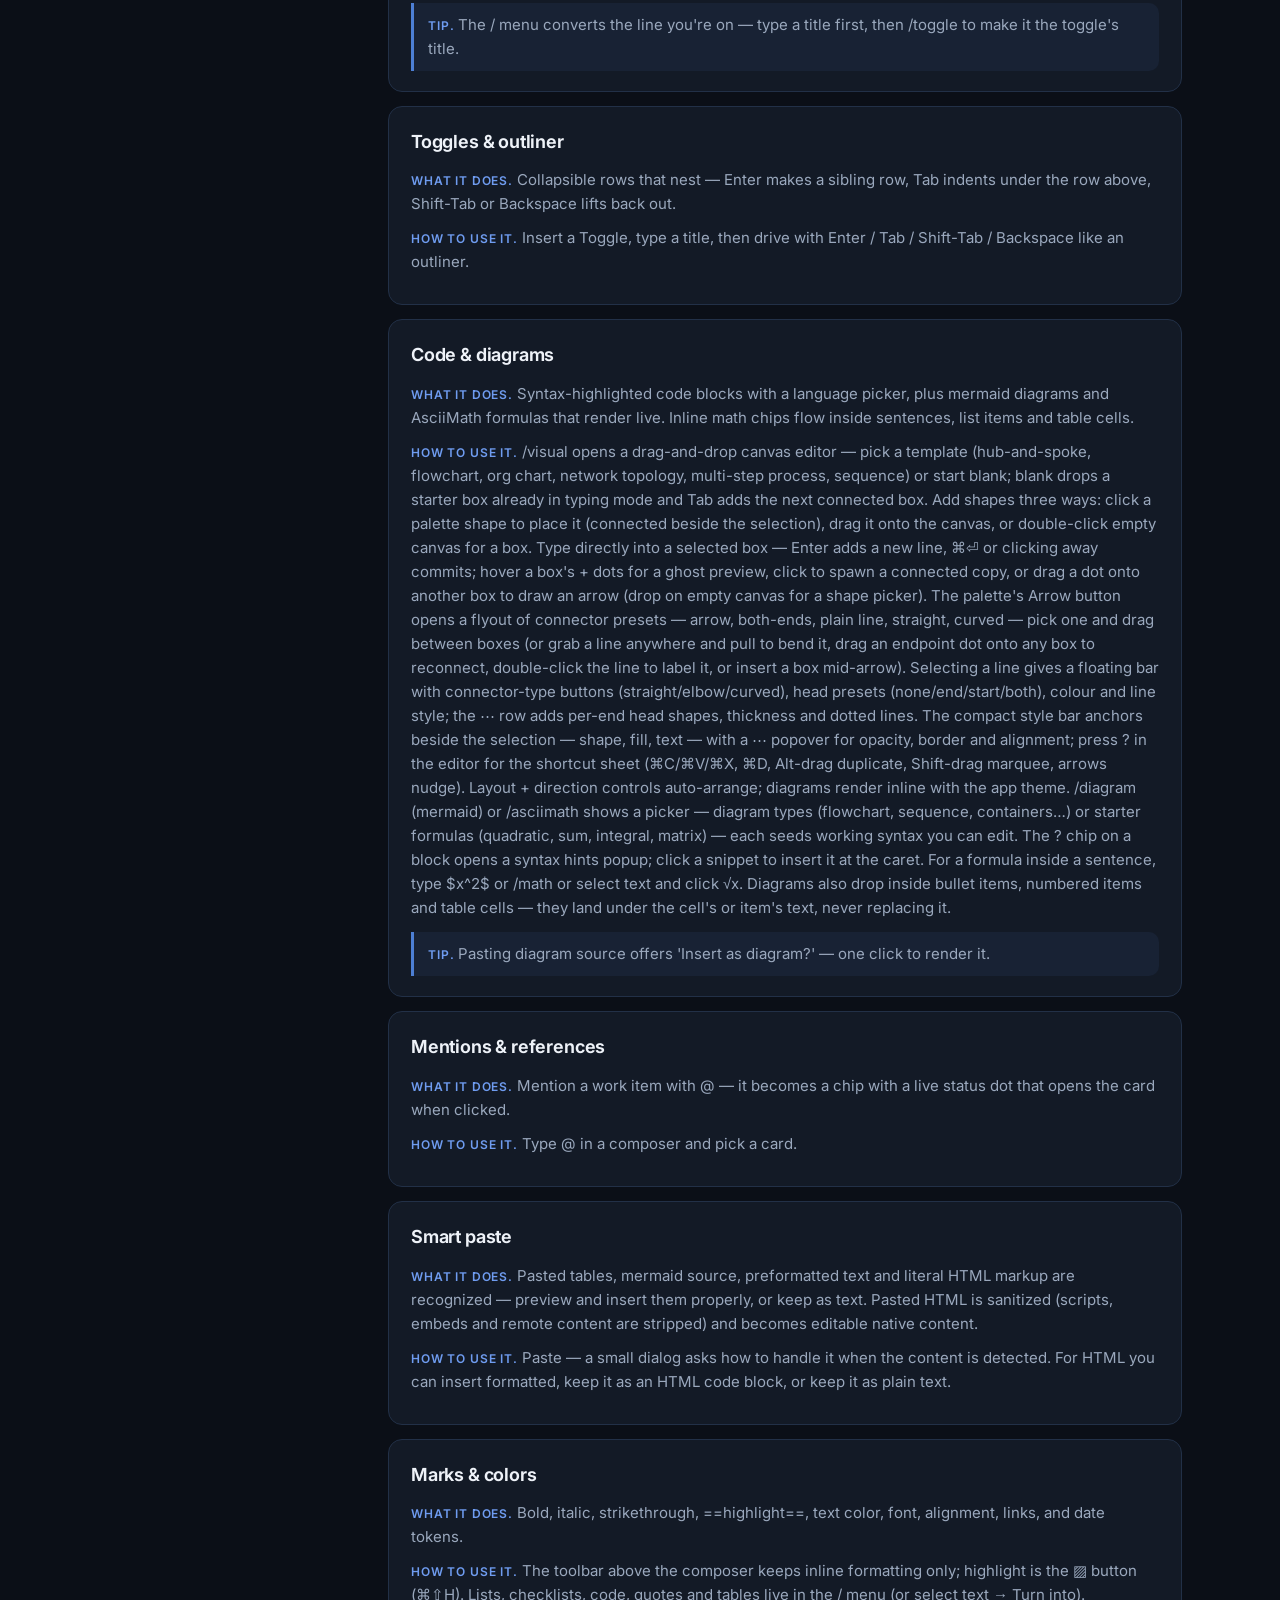
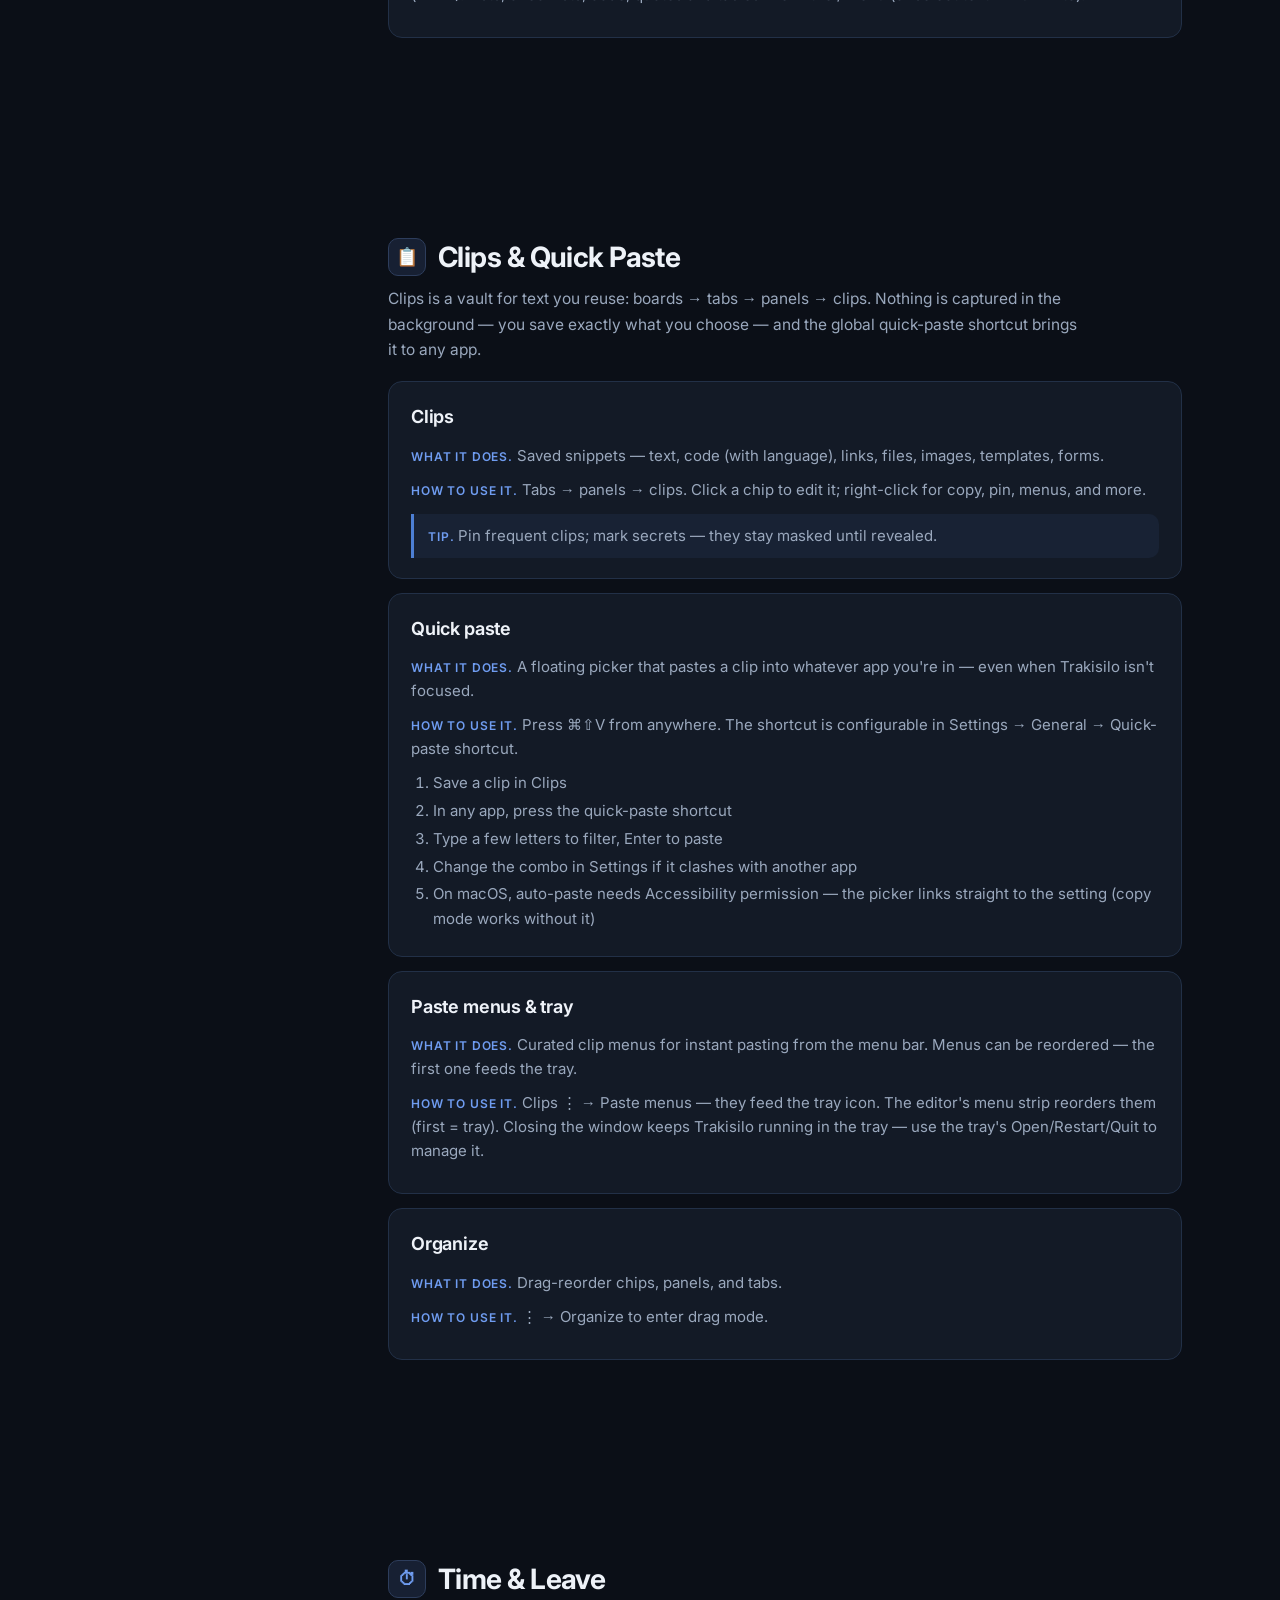
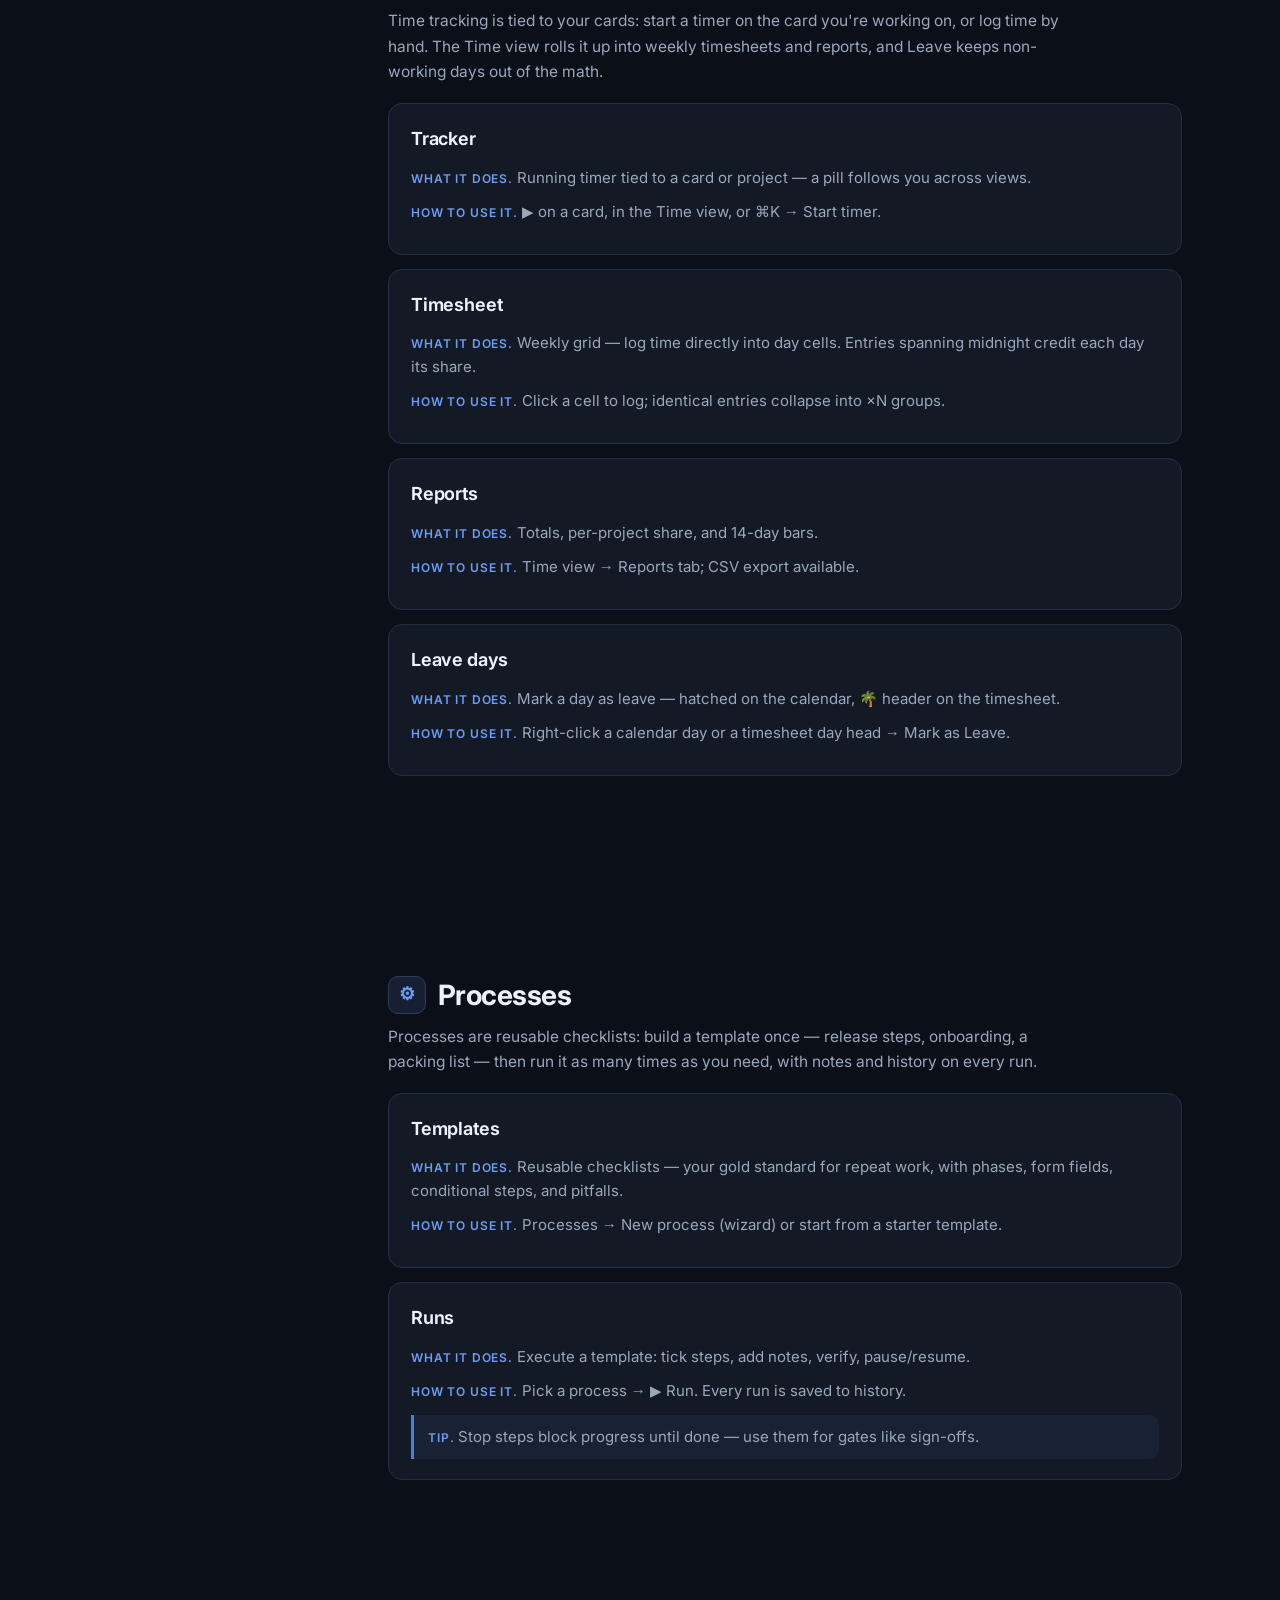
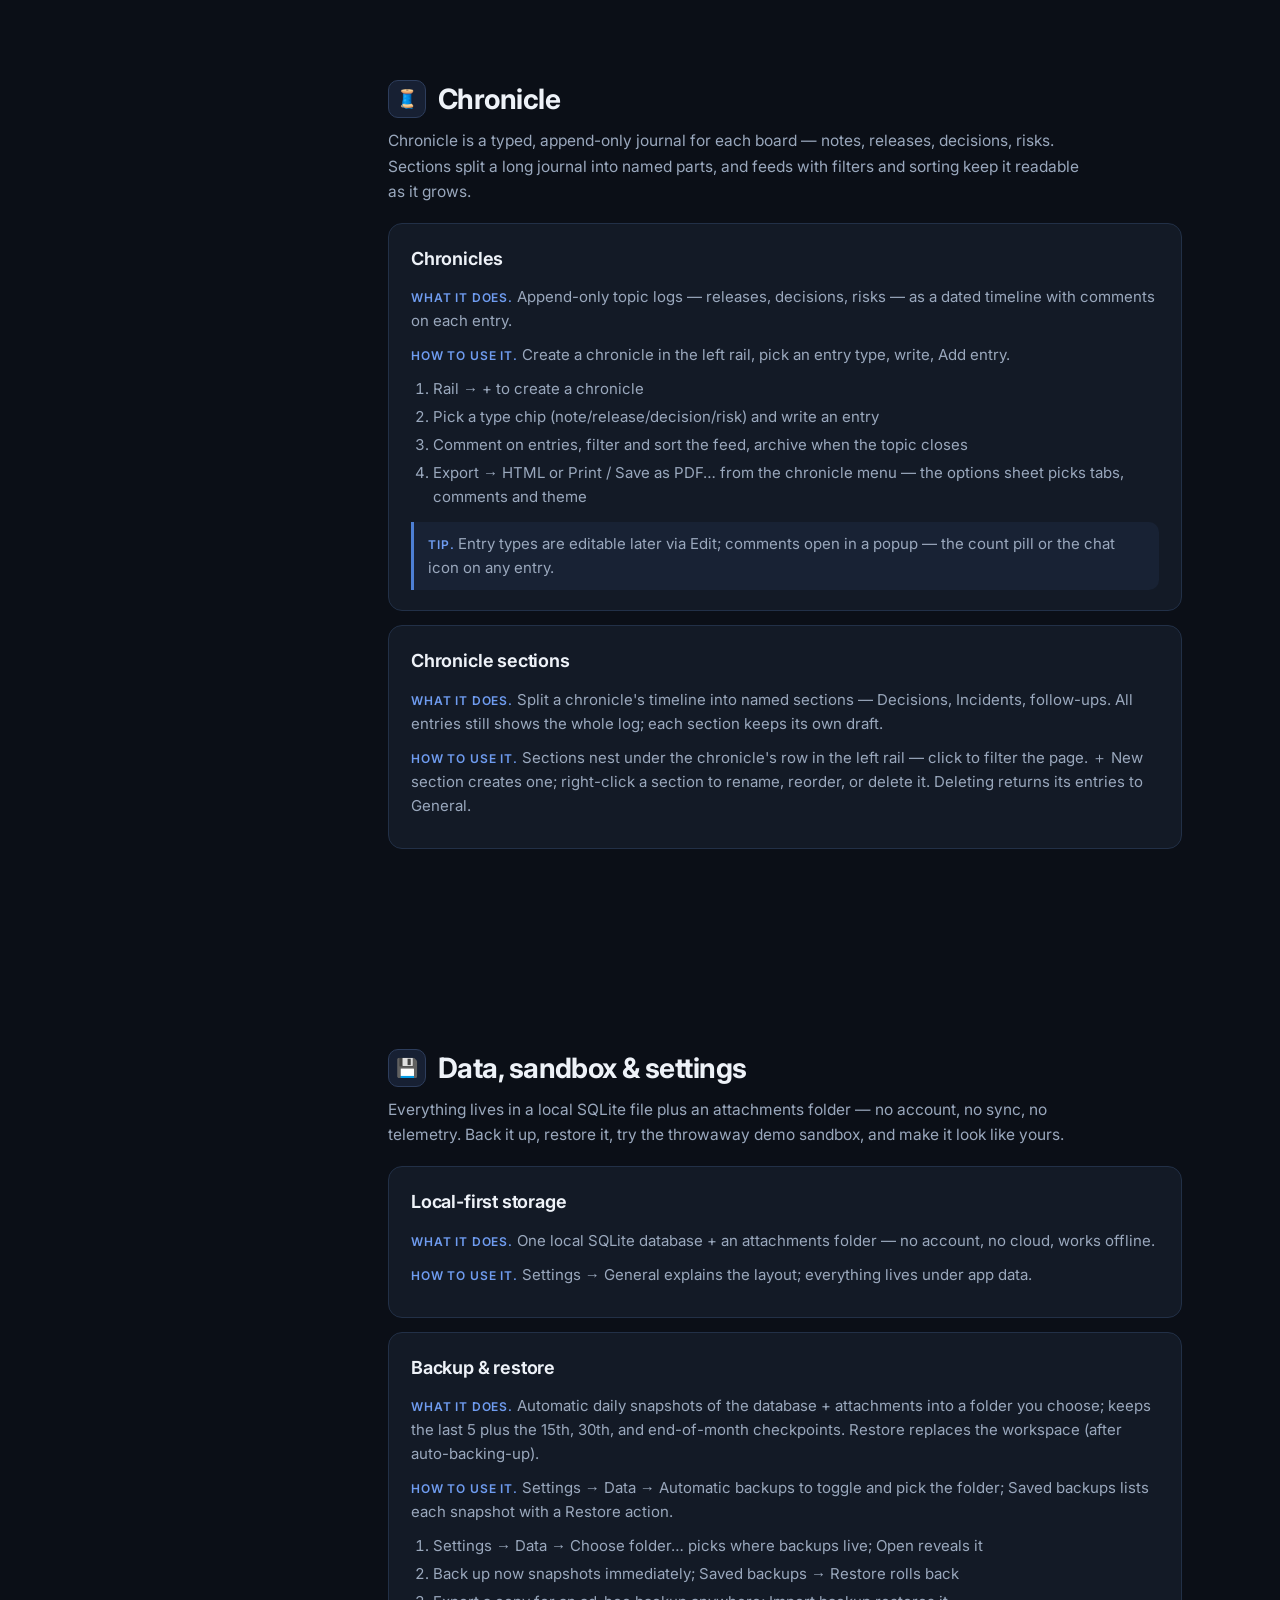
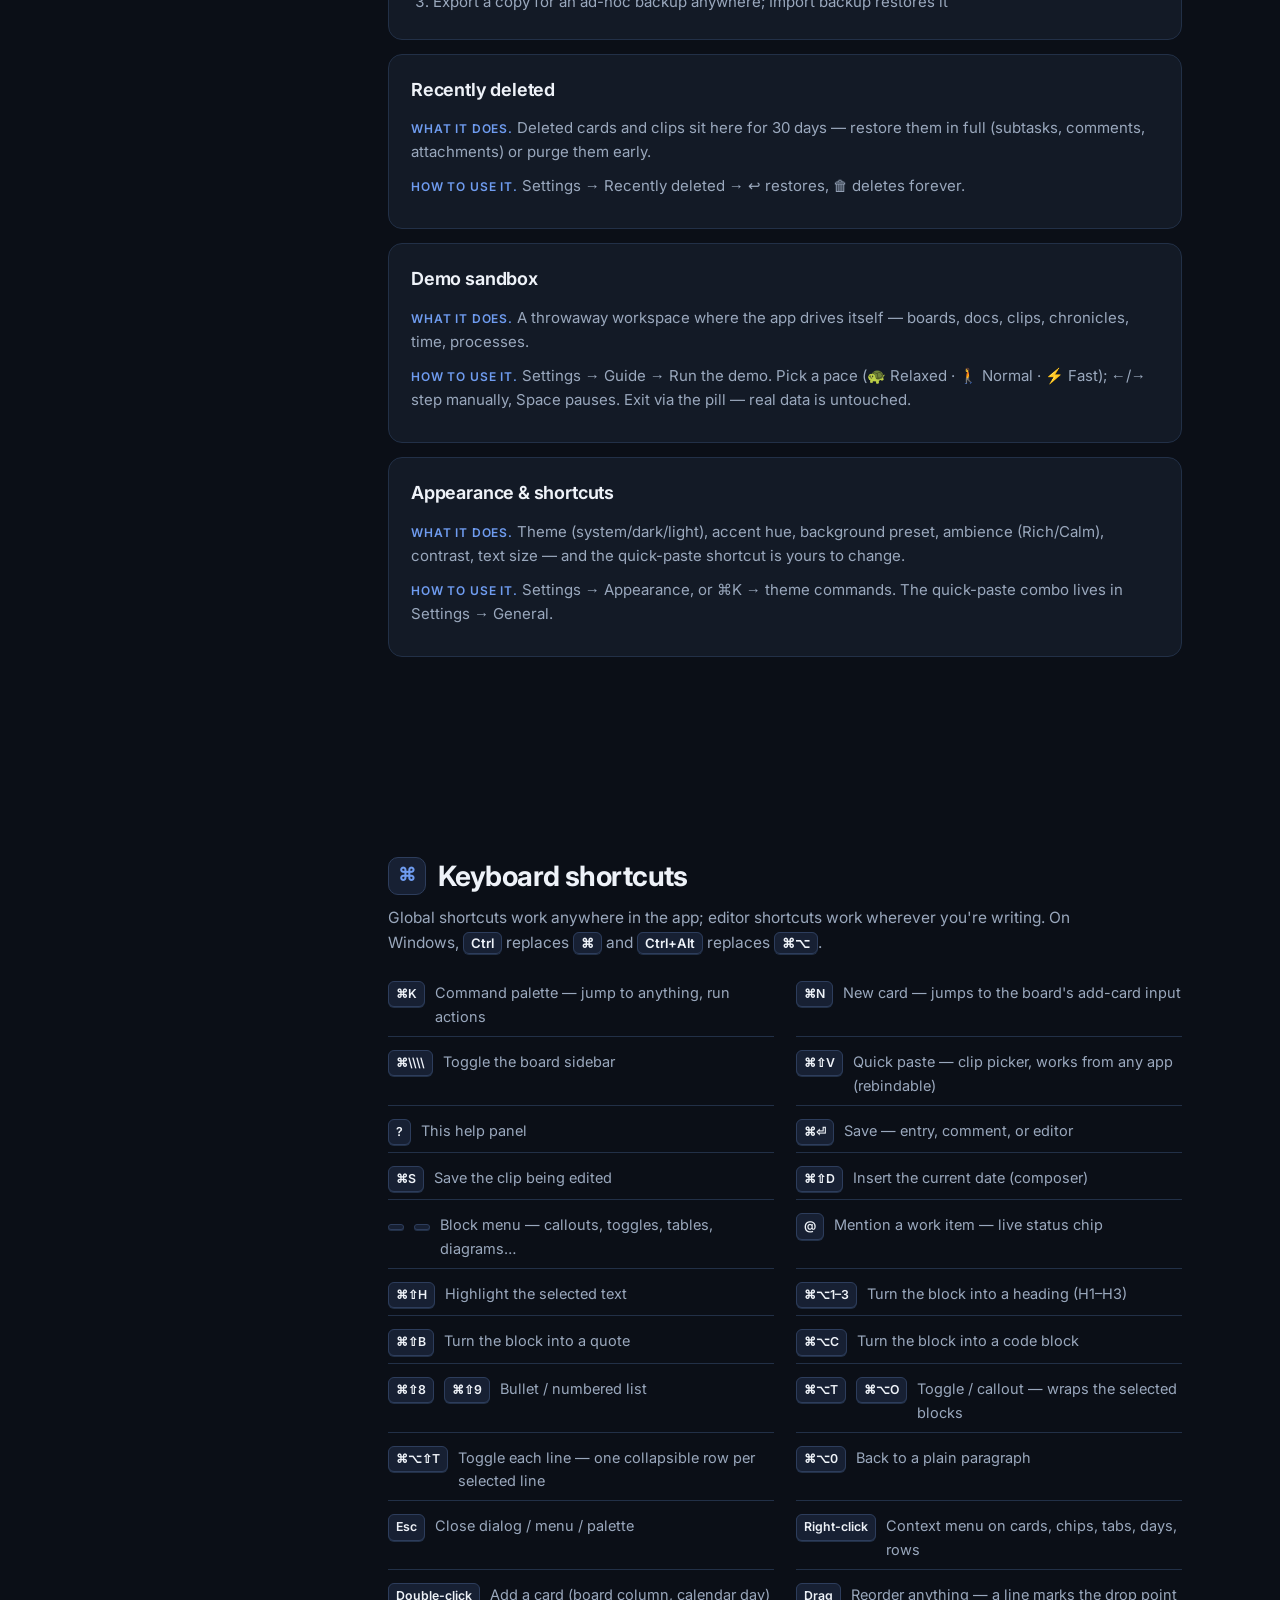
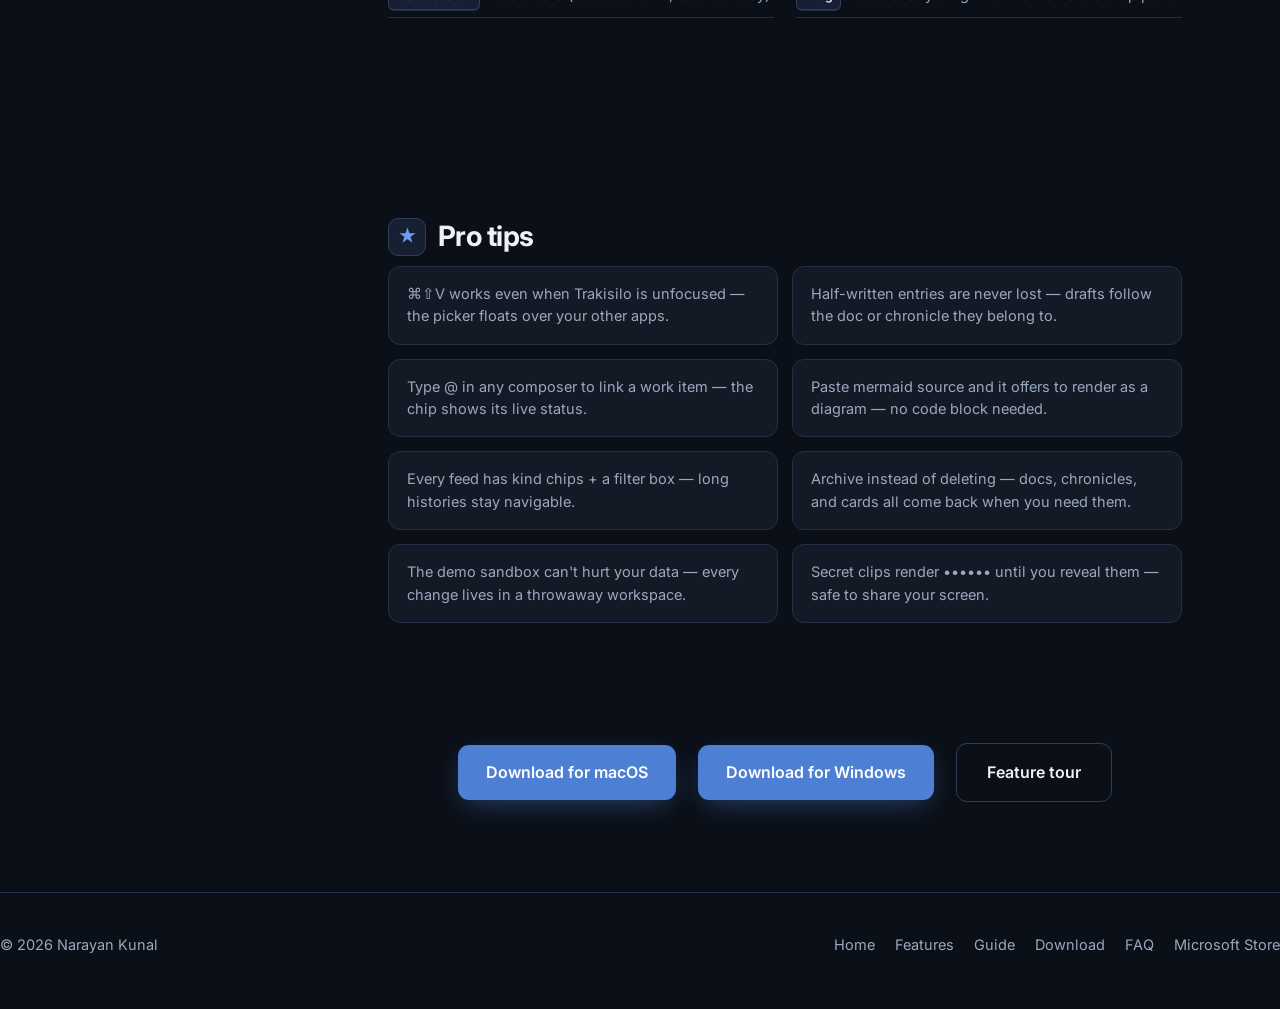
<file: guide.html>
<!DOCTYPE html>
<html lang="en">
<head>
<meta charset="utf-8" />
<meta name="viewport" content="width=device-width, initial-scale=1" />
<meta name="theme-color" content="#0b0f17" />
<title>User Guide — Trakisilo</title>
<meta name="description" content="The complete Trakisilo user guide: boards and cards, documents, rich editing, clips and quick paste, time tracking, processes, chronicle journals, settings — every feature, every shortcut." />
<link rel="canonical" href="https://nkunal1992.github.io/Trakisilo-site/guide.html" />
<link rel="icon" type="image/png" sizes="32x32" href="favicon-32.png" />
<meta property="og:title" content="Trakisilo User Guide — every feature, explained" />
<meta property="og:description" content="Boards, docs, clips, time tracking, processes, and chronicle — a section per feature with how-tos, steps, tips, and shortcuts." />
<meta property="og:type" content="article" />
<meta property="og:url" content="https://nkunal1992.github.io/Trakisilo-site/guide.html" />
<meta property="og:image" content="https://nkunal1992.github.io/Trakisilo-site/assets/og.png" />
<meta name="twitter:card" content="summary_large_image" />
<link rel="preload" href="assets/inter.woff2" as="font" type="font/woff2" crossorigin />
<link rel="stylesheet" href="assets/site.css" />
  <script>try{if(localStorage.getItem("trak-media-theme")==="light")document.documentElement.dataset.media="light"}catch(e){}</script>
<script type="application/ld+json">{"@context":"https://schema.org","@type":"TechArticle","headline":"Trakisilo User Guide","description":"Complete user guide for Trakisilo: boards and cards, board documents, rich editing, clips and quick paste, time tracking, processes, chronicle journals, and settings.","author":{"@type":"Person","name":"Narayan Kunal"},"about":{"@type":"SoftwareApplication","name":"Trakisilo"}}</script>
</head>
<body>
<a class="skip" href="#main">Skip to content</a>
<nav><div class="wrap">
  <a class="brand" href="index.html"><img src="icon.png" alt="" width="28" height="28" />Trakisilo</a>
  <div class="nav-links" id="navlinks">
    <a href="index.html">Home</a>
    <a href="features.html">Features</a>
    <a href="guide.html" class="on" aria-current="page">Guide</a>
    <div class="media-theme" role="group" aria-label="Preview theme">
      <button type="button" data-theme="dark" aria-pressed="true">Dark</button>
      <button type="button" data-theme="light" aria-pressed="false">Light</button>
    </div>
  </div>
  <div class="nav-cta">
    <a class="nav-dl" href="download.html">Download</a>
    <button class="nav-toggle" aria-label="Menu" aria-expanded="false" aria-controls="navlinks">☰</button>
  </div>
</div></nav>

<main id="main">
<header class="guide-hero wrap">
  <p class="eyebrow">User guide</p>
  <h1>Every feature, explained.</h1>
  <p class="lede">One section per part of Trakisilo — what it does, how to use it, step-by-step workflows, tips, and every keyboard shortcut. Everything here matches the app: the same guide lives inside Trakisilo behind <kbd>?</kbd>.</p>
</header>

<div class="wrap guide-layout">
<nav class="guide-toc" aria-label="Guide contents"><details open><summary>On this page</summary><ol>  <li><a href="#getting-around">Getting around</a><ul>
    <li><a href="#views">Views</a></li>
    <li><a href="#command-palette">Command palette</a></li>
    <li><a href="#global-search">Global search</a></li>
    <li><a href="#notifications">Notifications</a></li>
    <li><a href="#sidebar">Sidebar</a></li>
    <li><a href="#card-details">Card details</a></li>
    <li><a href="#right-click">Right-click</a></li>
    <li><a href="#drag-drop">Drag &amp; drop</a></li>
  </ul></li>
  <li><a href="#board-cards">Board &amp; cards</a><ul>
    <li><a href="#cards">Cards</a></li>
    <li><a href="#comments-attachments">Comments &amp; attachments</a></li>
    <li><a href="#columns">Columns</a></li>
    <li><a href="#upcoming-rail">Upcoming rail</a></li>
    <li><a href="#archived-items">Archived items</a></li>
    <li><a href="#exports">Exports</a></li>
  </ul></li>
  <li><a href="#board-documents">Board documents</a><ul>
    <li><a href="#board-docs">Board docs</a></li>
    <li><a href="#board-brief">Board brief</a></li>
    <li><a href="#tabs">Tabs</a></li>
    <li><a href="#feed-filters-sorting-day-groups">Feed filters, sorting &amp; day groups</a></li>
    <li><a href="#drafts-follow-you">Drafts follow you</a></li>
    <li><a href="#archive-copy">Archive &amp; copy</a></li>
  </ul></li>
  <li><a href="#rich-editing">Rich editing</a><ul>
    <li><a href="#block-menu">Block menu</a></li>
    <li><a href="#toggles-outliner">Toggles &amp; outliner</a></li>
    <li><a href="#code-diagrams">Code &amp; diagrams</a></li>
    <li><a href="#mentions-references">Mentions &amp; references</a></li>
    <li><a href="#smart-paste">Smart paste</a></li>
    <li><a href="#marks-colors">Marks &amp; colors</a></li>
  </ul></li>
  <li><a href="#clips-quick-paste">Clips &amp; Quick Paste</a><ul>
    <li><a href="#clips">Clips</a></li>
    <li><a href="#quick-paste">Quick paste</a></li>
    <li><a href="#paste-menus-tray">Paste menus &amp; tray</a></li>
    <li><a href="#organize">Organize</a></li>
  </ul></li>
  <li><a href="#time-leave">Time &amp; Leave</a><ul>
    <li><a href="#tracker">Tracker</a></li>
    <li><a href="#timesheet">Timesheet</a></li>
    <li><a href="#reports">Reports</a></li>
    <li><a href="#leave-days">Leave days</a></li>
  </ul></li>
  <li><a href="#processes">Processes</a><ul>
    <li><a href="#templates">Templates</a></li>
    <li><a href="#runs">Runs</a></li>
  </ul></li>
  <li><a href="#chronicle">Chronicle</a><ul>
    <li><a href="#chronicles">Chronicles</a></li>
    <li><a href="#chronicle-sections">Chronicle sections</a></li>
  </ul></li>
  <li><a href="#data-sandbox-settings">Data, sandbox &amp; settings</a><ul>
    <li><a href="#local-first-storage">Local-first storage</a></li>
    <li><a href="#backup-restore">Backup &amp; restore</a></li>
    <li><a href="#recently-deleted">Recently deleted</a></li>
    <li><a href="#demo-sandbox">Demo sandbox</a></li>
    <li><a href="#appearance-shortcuts">Appearance &amp; shortcuts</a></li>
  </ul></li>
  <li><a href="#shortcuts">Keyboard shortcuts</a></li>
  <li><a href="#pro-tips">Pro tips</a></li>
</ol></details></nav>

<div class="guide-body">
<section class="g-sec" id="getting-around"><h2><span class="g-icon">🧭</span>Getting around</h2><p class="g-intro">Trakisilo is organized as views on a left activity rail, with a board rail inside the Board view. Everything below is chrome — learn it once and every view works the same way.</p><article class="g-entry" id="views">
  <h3>Views</h3>
  <p><span class="g-label">What it does.</span> Board, Chronicle, Clips, Calendar, Time, Processes — icons in the activity rail on the left. Settings and Help sit at the rail&#x27;s bottom.</p>
  <p><span class="g-label">How to use it.</span> Click a rail icon, or jump via ⌘K.</p>
</article>
<article class="g-entry" id="command-palette">
  <h3>Command palette</h3>
  <p><span class="g-label">What it does.</span> Jump to any board, card, clip, chronicle, doc, or process — and run actions like new card, new clip, new chronicle, or start/stop the timer. Your last few picks sit in a Recent group when the box is empty.</p>
  <p><span class="g-label">How to use it.</span> Press ⌘K anywhere.</p>
  <p class="g-tip"><span class="g-label">Tip.</span> Type a few letters of anything — the palette fuzzy-finds it.</p>
</article>
<article class="g-entry" id="global-search">
  <h3>Global search</h3>
  <p><span class="g-label">What it does.</span> Search cards, clips, comments, board docs, and chronicle entries across the whole workspace.</p>
  <p><span class="g-label">How to use it.</span> The magnifier at the bottom of the activity rail — click or press ⌘K and type.</p>
</article>
<article class="g-entry" id="notifications">
  <h3>Notifications</h3>
  <p><span class="g-label">What it does.</span> Overdue and upcoming due cards from every board, plus a shortcut to the running timer.</p>
  <p><span class="g-label">How to use it.</span> The bell at the bottom of the activity rail — the badge counts cards due today or already overdue.</p>
  <p class="g-tip"><span class="g-label">Tip.</span> Click a card to open it; set due dates on cards to feed the list.</p>
</article>
<article class="g-entry" id="sidebar">
  <h3>Sidebar</h3>
  <p><span class="g-label">What it does.</span> Boards and board groups — your workspace outline.</p>
  <p><span class="g-label">How to use it.</span> Drag boards to reorder or into groups; drag group headers to rearrange. Click the Board icon again (or ⌘\) to hide and show it. Right-click a board → Icon gives it an emoji marker; Color tints its dot; Archive shelves it — it leaves the list but keeps every card, and Archived boards at the bottom of the rail reopens it for viewing or restores it (right-click → Unarchive).</p>
  <p class="g-tip"><span class="g-label">Tip.</span> Inbox is the default board — it can&#x27;t be deleted, everything else can.</p>
</article>
<article class="g-entry" id="card-details">
  <h3>Card details</h3>
  <p><span class="g-label">What it does.</span> Clicking a card opens its full detail — title, description, checklist, labels, comments, attachments.</p>
  <p><span class="g-label">How to use it.</span> Details open docked on the right or centered as a dialog — pick your preference in Settings → Appearance.</p>
</article>
<article class="g-entry" id="right-click">
  <h3>Right-click</h3>
  <p><span class="g-label">What it does.</span> Context menus live on almost everything — cards, chips, tabs, days, rows, doc entries.</p>
  <p><span class="g-label">How to use it.</span> Right-click (or Ctrl-click) to see what a thing can do.</p>
</article>
<article class="g-entry" id="drag-drop">
  <h3>Drag &amp; drop</h3>
  <p><span class="g-label">What it does.</span> Reorder cards, columns (⋮⋮ grip), boards, tabs, and reschedule due dates.</p>
  <p><span class="g-label">How to use it.</span> Drag — a line or highlight marks where it lands.</p>
</article></section>
<section class="g-sec" id="board-cards"><h2><span class="g-icon">🗂</span>Board &amp; cards</h2><p class="g-intro">The Board view is a kanban workspace: cards live in columns on boards, grouped into board groups. Cards carry the work — details, checklist, comments, attachments — while columns and groups carry the structure.</p><article class="g-entry" id="cards">
  <h3>Cards</h3>
  <p><span class="g-label">What it does.</span> Tasks with rich descriptions, comments, attachments, labels, due dates, subtasks, and estimates.</p>
  <p><span class="g-label">How to use it.</span> Add a card with the column&#x27;s + button, or paste a list for bulk add. Click a card for the full dialog — the Links row ties related cards together. Right-click → Card color tints the card; Duplicate clones it. Move To → another board&#x27;s name moves a card (with its subtasks) to that board. The toolbar&#x27;s done/total chip opens a per-column breakdown. Double-click a column&#x27;s name to rename it.</p>
  <p class="g-tip"><span class="g-label">Tip.</span> Type #tag in a card title to attach (or create) that label. Paste a multi-line list into an add-card input to create a card per line — works for subtasks too.</p>
</article>
<article class="g-entry" id="comments-attachments">
  <h3>Comments &amp; attachments</h3>
  <p><span class="g-label">What it does.</span> Every card has a comment thread with the full rich editor, plus file attachments — images open in a zoomable lightbox, .eml/.msg mail opens in a mail viewer, and .xlsx/.xls/.csv sheets open in an editable viewer with formulas, number formats and freeze panes.</p>
  <p><span class="g-label">How to use it.</span> Open a card → Comments or Attachments. Comments autosave a draft per card.</p>
</article>
<article class="g-entry" id="columns">
  <h3>Columns</h3>
  <p><span class="g-label">What it does.</span> Columns own a color accent and an order.</p>
  <p><span class="g-label">How to use it.</span> Rename via the column menu; drag the ⋮⋮ grip to reorder.</p>
</article>
<article class="g-entry" id="upcoming-rail">
  <h3>Upcoming rail</h3>
  <p><span class="g-label">What it does.</span> Everything due soon or overdue, across all boards.</p>
  <p><span class="g-label">How to use it.</span> Toggle the right rail from the board toolbar — red = overdue.</p>
</article>
<article class="g-entry" id="archived-items">
  <h3>Archived items</h3>
  <p><span class="g-label">What it does.</span> Done-for-good cards leave the board but never vanish — browse and restore them from the Archived view.</p>
  <p><span class="g-label">How to use it.</span> Sidebar → Archived.</p>
</article>
<article class="g-entry" id="exports">
  <h3>Exports</h3>
  <p><span class="g-label">What it does.</span> Board CSV export for spreadsheets; chronicles and board docs export to Markdown or a standalone HTML file that keeps all formatting, diagrams, math, and images — no app needed to open it. A print preview can be saved as PDF via the system print panel.</p>
  <p><span class="g-label">How to use it.</span> Board context menu → Export CSV…; chronicle/doc menu → Export HTML, Export Markdown, or Print / Save as PDF… — files land in ~/Downloads.</p>
</article></section>
<section class="g-sec" id="board-documents"><h2><span class="g-icon">📄</span>Board documents</h2><p class="g-intro">Each board has an Overview surface: a brief at the top and a list of long-form documents underneath — decisions, designs, research — that live next to the cards they describe.</p><article class="g-entry" id="board-docs">
  <h3>Board docs</h3>
  <p><span class="g-label">What it does.</span> Rich documents per board — briefs, decisions, designs, research. Each doc is a feed of typed entries with comments.</p>
  <p><span class="g-label">How to use it.</span> Open a board → switch to the Overview surface → ＋ New doc in the docs rail.</p>
  <ol class="g-steps">
    <li>Open a board and click the Docs rail</li>
    <li>New document → give it a title</li>
    <li>Pick an entry kind and write — every rich block works here</li>
    <li>Add comments on entries, link work items, pin or archive the doc</li>
    <li>Export → HTML for a standalone file, Print / Save as PDF… for paper, Markdown for plain text</li>
  </ol>
  <p class="g-tip"><span class="g-label">Tip.</span> Entries carry a kind chip (note/decision/design/discussion/research); comments open in a popup — the count pill or the chat icon on any entry.</p>
</article>
<article class="g-entry" id="board-brief">
  <h3>Board brief</h3>
  <p><span class="g-label">What it does.</span> A standing description of the board&#x27;s mission — always one click away.</p>
  <p><span class="g-label">How to use it.</span> Board → Overview surface → Brief card at the top. The saved brief reads as plain text — hover or focus it for Edit and Clear.</p>
</article>
<article class="g-entry" id="tabs">
  <h3>Tabs</h3>
  <p><span class="g-label">What it does.</span> Organize a doc&#x27;s entries into named sections — Research, Decisions, anything. Entries move between tabs; removing a tab sends its entries back to General, nothing is lost.</p>
  <p><span class="g-label">How to use it.</span> The tab row above the entries — + creates a tab, right-click a tab to rename, reorder, or remove it. The folder icon on an entry moves it.</p>
  <ol class="g-steps">
    <li>Click + on the tab row and name the section</li>
    <li>New entries post into whichever tab is selected</li>
    <li>Move entries via the folder icon on each card</li>
    <li>Right-click a tab → Remove: entries land in General</li>
  </ol>
  <p class="g-tip"><span class="g-label">Tip.</span> All entries shows every section together (read-only). Each tab keeps its own draft.</p>
</article>
<article class="g-entry" id="feed-filters-sorting-day-groups">
  <h3>Feed filters, sorting &amp; day groups</h3>
  <p><span class="g-label">What it does.</span> Long feeds stay readable: filter by entry kind or text, sort by date, edit recency, comment count, or entry type, and entries group under Today / Yesterday / date headers.</p>
  <p><span class="g-label">How to use it.</span> The chip row, search box, and sort menu above any doc or chronicle feed. The sort is remembered per doc and chronicle.</p>
</article>
<article class="g-entry" id="drafts-follow-you">
  <h3>Drafts follow you</h3>
  <p><span class="g-label">What it does.</span> Half-written entries are kept per doc and per chronicle — switch away and come back, your text is still there.</p>
  <p><span class="g-label">How to use it.</span> Just type; the draft persists until you post or clear it.</p>
</article>
<article class="g-entry" id="archive-copy">
  <h3>Archive &amp; copy</h3>
  <p><span class="g-label">What it does.</span> Docs and chronicles archive instead of deleting; entries copy their text to the clipboard in one click.</p>
  <p><span class="g-label">How to use it.</span> Doc ⋮ menu → Archive; rail → Show archived. Copy is the icon on any entry.</p>
</article></section>
<section class="g-sec" id="rich-editing"><h2><span class="g-icon">✎</span>Rich editing</h2><p class="g-intro">Card descriptions, board docs, and chronicle entries all use the same block editor. Type / for the block menu, select blocks to turn them into something else, or just paste — the editor figures out tables, diagrams, and formatting.</p><article class="g-entry" id="block-menu">
  <h3>Block menu</h3>
  <p><span class="g-label">What it does.</span> Every rich block lives in one menu: Callout, Toggle, Contents, Divider with label, Status pill, Key-value block, Timeline, Diagram, Visual diagram, Inline math, AsciiMath formula, File attachment, Bullet list, Numbered list, Checklist, Code block, Quote, Table, and Divider.</p>
  <p><span class="g-label">How to use it.</span> Type / at the start of a line or after a space mid-sentence, or click the ＋ in the toolbar — then pick a block.</p>
  <ol class="g-steps">
    <li>Click into any entry or comment composer</li>
    <li>Type / and pick a block (or use the ＋ button)</li>
    <li>Fill it in — ⌘⏎ saves the whole entry</li>
  </ol>
  <p class="g-tip"><span class="g-label">Tip.</span> The / menu converts the line you&#x27;re on — type a title first, then /toggle to make it the toggle&#x27;s title.</p>
</article>
<article class="g-entry" id="toggles-outliner">
  <h3>Toggles &amp; outliner</h3>
  <p><span class="g-label">What it does.</span> Collapsible rows that nest — Enter makes a sibling row, Tab indents under the row above, Shift-Tab or Backspace lifts back out.</p>
  <p><span class="g-label">How to use it.</span> Insert a Toggle, type a title, then drive with Enter / Tab / Shift-Tab / Backspace like an outliner.</p>
</article>
<article class="g-entry" id="code-diagrams">
  <h3>Code &amp; diagrams</h3>
  <p><span class="g-label">What it does.</span> Syntax-highlighted code blocks with a language picker, plus mermaid diagrams and AsciiMath formulas that render live. Inline math chips flow inside sentences, list items and table cells.</p>
  <p><span class="g-label">How to use it.</span> /visual opens a drag-and-drop canvas editor — pick a template (hub-and-spoke, flowchart, org chart, network topology, multi-step process, sequence) or start blank; blank drops a starter box already in typing mode and Tab adds the next connected box. Add shapes three ways: click a palette shape to place it (connected beside the selection), drag it onto the canvas, or double-click empty canvas for a box. Type directly into a selected box — Enter adds a new line, ⌘⏎ or clicking away commits; hover a box&#x27;s + dots for a ghost preview, click to spawn a connected copy, or drag a dot onto another box to draw an arrow (drop on empty canvas for a shape picker). The palette&#x27;s Arrow button opens a flyout of connector presets — arrow, both-ends, plain line, straight, curved — pick one and drag between boxes (or grab a line anywhere and pull to bend it, drag an endpoint dot onto any box to reconnect, double-click the line to label it, or insert a box mid-arrow). Selecting a line gives a floating bar with connector-type buttons (straight/elbow/curved), head presets (none/end/start/both), colour and line style; the ⋯ row adds per-end head shapes, thickness and dotted lines. The compact style bar anchors beside the selection — shape, fill, text — with a ⋯ popover for opacity, border and alignment; press ? in the editor for the shortcut sheet (⌘C/⌘V/⌘X, ⌘D, Alt-drag duplicate, Shift-drag marquee, arrows nudge). Layout + direction controls auto-arrange; diagrams render inline with the app theme. /diagram (mermaid) or /asciimath shows a picker — diagram types (flowchart, sequence, containers…) or starter formulas (quadratic, sum, integral, matrix) — each seeds working syntax you can edit. The ? chip on a block opens a syntax hints popup; click a snippet to insert it at the caret. For a formula inside a sentence, type $x^2$ or /math or select text and click √x. Diagrams also drop inside bullet items, numbered items and table cells — they land under the cell&#x27;s or item&#x27;s text, never replacing it.</p>
  <p class="g-tip"><span class="g-label">Tip.</span> Pasting diagram source offers &#x27;Insert as diagram?&#x27; — one click to render it.</p>
</article>
<article class="g-entry" id="mentions-references">
  <h3>Mentions &amp; references</h3>
  <p><span class="g-label">What it does.</span> Mention a work item with @ — it becomes a chip with a live status dot that opens the card when clicked.</p>
  <p><span class="g-label">How to use it.</span> Type @ in a composer and pick a card.</p>
</article>
<article class="g-entry" id="smart-paste">
  <h3>Smart paste</h3>
  <p><span class="g-label">What it does.</span> Pasted tables, mermaid source, preformatted text and literal HTML markup are recognized — preview and insert them properly, or keep as text. Pasted HTML is sanitized (scripts, embeds and remote content are stripped) and becomes editable native content.</p>
  <p><span class="g-label">How to use it.</span> Paste — a small dialog asks how to handle it when the content is detected. For HTML you can insert formatted, keep it as an HTML code block, or keep it as plain text.</p>
</article>
<article class="g-entry" id="marks-colors">
  <h3>Marks &amp; colors</h3>
  <p><span class="g-label">What it does.</span> Bold, italic, strikethrough, ==highlight==, text color, font, alignment, links, and date tokens.</p>
  <p><span class="g-label">How to use it.</span> The toolbar above the composer keeps inline formatting only; highlight is the ▨ button (⌘⇧H). Lists, checklists, code, quotes and tables live in the / menu (or select text → Turn into).</p>
</article></section>
<section class="g-sec" id="clips-quick-paste"><h2><span class="g-icon">📋</span>Clips &amp; Quick Paste</h2><p class="g-intro">Clips is a vault for text you reuse: boards → tabs → panels → clips. Nothing is captured in the background — you save exactly what you choose — and the global quick-paste shortcut brings it to any app.</p><article class="g-entry" id="clips">
  <h3>Clips</h3>
  <p><span class="g-label">What it does.</span> Saved snippets — text, code (with language), links, files, images, templates, forms.</p>
  <p><span class="g-label">How to use it.</span> Tabs → panels → clips. Click a chip to edit it; right-click for copy, pin, menus, and more.</p>
  <p class="g-tip"><span class="g-label">Tip.</span> Pin frequent clips; mark secrets — they stay masked until revealed.</p>
</article>
<article class="g-entry" id="quick-paste">
  <h3>Quick paste</h3>
  <p><span class="g-label">What it does.</span> A floating picker that pastes a clip into whatever app you&#x27;re in — even when Trakisilo isn&#x27;t focused.</p>
  <p><span class="g-label">How to use it.</span> Press ⌘⇧V from anywhere. The shortcut is configurable in Settings → General → Quick-paste shortcut.</p>
  <ol class="g-steps">
    <li>Save a clip in Clips</li>
    <li>In any app, press the quick-paste shortcut</li>
    <li>Type a few letters to filter, Enter to paste</li>
    <li>Change the combo in Settings if it clashes with another app</li>
    <li>On macOS, auto-paste needs Accessibility permission — the picker links straight to the setting (copy mode works without it)</li>
  </ol>
</article>
<article class="g-entry" id="paste-menus-tray">
  <h3>Paste menus &amp; tray</h3>
  <p><span class="g-label">What it does.</span> Curated clip menus for instant pasting from the menu bar. Menus can be reordered — the first one feeds the tray.</p>
  <p><span class="g-label">How to use it.</span> Clips ⋮ → Paste menus — they feed the tray icon. The editor&#x27;s menu strip reorders them (first = tray). Closing the window keeps Trakisilo running in the tray — use the tray&#x27;s Open/Restart/Quit to manage it.</p>
</article>
<article class="g-entry" id="organize">
  <h3>Organize</h3>
  <p><span class="g-label">What it does.</span> Drag-reorder chips, panels, and tabs.</p>
  <p><span class="g-label">How to use it.</span> ⋮ → Organize to enter drag mode.</p>
</article></section>
<section class="g-sec" id="time-leave"><h2><span class="g-icon">⏱</span>Time &amp; Leave</h2><p class="g-intro">Time tracking is tied to your cards: start a timer on the card you&#x27;re working on, or log time by hand. The Time view rolls it up into weekly timesheets and reports, and Leave keeps non-working days out of the math.</p><article class="g-entry" id="tracker">
  <h3>Tracker</h3>
  <p><span class="g-label">What it does.</span> Running timer tied to a card or project — a pill follows you across views.</p>
  <p><span class="g-label">How to use it.</span> ▶ on a card, in the Time view, or ⌘K → Start timer.</p>
</article>
<article class="g-entry" id="timesheet">
  <h3>Timesheet</h3>
  <p><span class="g-label">What it does.</span> Weekly grid — log time directly into day cells. Entries spanning midnight credit each day its share.</p>
  <p><span class="g-label">How to use it.</span> Click a cell to log; identical entries collapse into ×N groups.</p>
</article>
<article class="g-entry" id="reports">
  <h3>Reports</h3>
  <p><span class="g-label">What it does.</span> Totals, per-project share, and 14-day bars.</p>
  <p><span class="g-label">How to use it.</span> Time view → Reports tab; CSV export available.</p>
</article>
<article class="g-entry" id="leave-days">
  <h3>Leave days</h3>
  <p><span class="g-label">What it does.</span> Mark a day as leave — hatched on the calendar, 🌴 header on the timesheet.</p>
  <p><span class="g-label">How to use it.</span> Right-click a calendar day or a timesheet day head → Mark as Leave.</p>
</article></section>
<section class="g-sec" id="processes"><h2><span class="g-icon">⚙</span>Processes</h2><p class="g-intro">Processes are reusable checklists: build a template once — release steps, onboarding, a packing list — then run it as many times as you need, with notes and history on every run.</p><article class="g-entry" id="templates">
  <h3>Templates</h3>
  <p><span class="g-label">What it does.</span> Reusable checklists — your gold standard for repeat work, with phases, form fields, conditional steps, and pitfalls.</p>
  <p><span class="g-label">How to use it.</span> Processes → New process (wizard) or start from a starter template.</p>
</article>
<article class="g-entry" id="runs">
  <h3>Runs</h3>
  <p><span class="g-label">What it does.</span> Execute a template: tick steps, add notes, verify, pause/resume.</p>
  <p><span class="g-label">How to use it.</span> Pick a process → ▶ Run. Every run is saved to history.</p>
  <p class="g-tip"><span class="g-label">Tip.</span> Stop steps block progress until done — use them for gates like sign-offs.</p>
</article></section>
<section class="g-sec" id="chronicle"><h2><span class="g-icon">🧵</span>Chronicle</h2><p class="g-intro">Chronicle is a typed, append-only journal for each board — notes, releases, decisions, risks. Sections split a long journal into named parts, and feeds with filters and sorting keep it readable as it grows.</p><article class="g-entry" id="chronicles">
  <h3>Chronicles</h3>
  <p><span class="g-label">What it does.</span> Append-only topic logs — releases, decisions, risks — as a dated timeline with comments on each entry.</p>
  <p><span class="g-label">How to use it.</span> Create a chronicle in the left rail, pick an entry type, write, Add entry.</p>
  <ol class="g-steps">
    <li>Rail → + to create a chronicle</li>
    <li>Pick a type chip (note/release/decision/risk) and write an entry</li>
    <li>Comment on entries, filter and sort the feed, archive when the topic closes</li>
    <li>Export → HTML or Print / Save as PDF… from the chronicle menu — the options sheet picks tabs, comments and theme</li>
  </ol>
  <p class="g-tip"><span class="g-label">Tip.</span> Entry types are editable later via Edit; comments open in a popup — the count pill or the chat icon on any entry.</p>
</article>
<article class="g-entry" id="chronicle-sections">
  <h3>Chronicle sections</h3>
  <p><span class="g-label">What it does.</span> Split a chronicle&#x27;s timeline into named sections — Decisions, Incidents, follow-ups. All entries still shows the whole log; each section keeps its own draft.</p>
  <p><span class="g-label">How to use it.</span> Sections nest under the chronicle&#x27;s row in the left rail — click to filter the page. ＋ New section creates one; right-click a section to rename, reorder, or delete it. Deleting returns its entries to General.</p>
</article></section>
<section class="g-sec" id="data-sandbox-settings"><h2><span class="g-icon">💾</span>Data, sandbox &amp; settings</h2><p class="g-intro">Everything lives in a local SQLite file plus an attachments folder — no account, no sync, no telemetry. Back it up, restore it, try the throwaway demo sandbox, and make it look like yours.</p><article class="g-entry" id="local-first-storage">
  <h3>Local-first storage</h3>
  <p><span class="g-label">What it does.</span> One local SQLite database + an attachments folder — no account, no cloud, works offline.</p>
  <p><span class="g-label">How to use it.</span> Settings → General explains the layout; everything lives under app data.</p>
</article>
<article class="g-entry" id="backup-restore">
  <h3>Backup &amp; restore</h3>
  <p><span class="g-label">What it does.</span> Automatic daily snapshots of the database + attachments into a folder you choose; keeps the last 5 plus the 15th, 30th, and end-of-month checkpoints. Restore replaces the workspace (after auto-backing-up).</p>
  <p><span class="g-label">How to use it.</span> Settings → Data → Automatic backups to toggle and pick the folder; Saved backups lists each snapshot with a Restore action.</p>
  <ol class="g-steps">
    <li>Settings → Data → Choose folder… picks where backups live; Open reveals it</li>
    <li>Back up now snapshots immediately; Saved backups → Restore rolls back</li>
    <li>Export a copy for an ad-hoc backup anywhere; Import backup restores it</li>
  </ol>
</article>
<article class="g-entry" id="recently-deleted">
  <h3>Recently deleted</h3>
  <p><span class="g-label">What it does.</span> Deleted cards and clips sit here for 30 days — restore them in full (subtasks, comments, attachments) or purge them early.</p>
  <p><span class="g-label">How to use it.</span> Settings → Recently deleted → ↩ restores, 🗑 deletes forever.</p>
</article>
<article class="g-entry" id="demo-sandbox">
  <h3>Demo sandbox</h3>
  <p><span class="g-label">What it does.</span> A throwaway workspace where the app drives itself — boards, docs, clips, chronicles, time, processes.</p>
  <p><span class="g-label">How to use it.</span> Settings → Guide → Run the demo. Pick a pace (🐢 Relaxed · 🚶 Normal · ⚡ Fast); ←/→ step manually, Space pauses. Exit via the pill — real data is untouched.</p>
</article>
<article class="g-entry" id="appearance-shortcuts">
  <h3>Appearance &amp; shortcuts</h3>
  <p><span class="g-label">What it does.</span> Theme (system/dark/light), accent hue, background preset, ambience (Rich/Calm), contrast, text size — and the quick-paste shortcut is yours to change.</p>
  <p><span class="g-label">How to use it.</span> Settings → Appearance, or ⌘K → theme commands. The quick-paste combo lives in Settings → General.</p>
</article></section>

<section class="g-sec" id="shortcuts">
<h2><span class="g-icon">⌘</span>Keyboard shortcuts</h2>
<p class="g-intro">Global shortcuts work anywhere in the app; editor shortcuts work wherever you're writing. On Windows, <kbd>Ctrl</kbd> replaces <kbd>⌘</kbd> and <kbd>Ctrl+Alt</kbd> replaces <kbd>⌘⌥</kbd>.</p>
<div class="sc-list"><div class="sc-row"><kbd>⌘K</kbd><span>Command palette — jump to anything, run actions</span></div><div class="sc-row"><kbd>⌘N</kbd><span>New card — jumps to the board&#x27;s add-card input</span></div><div class="sc-row"><kbd>⌘\\\\</kbd><span>Toggle the board sidebar</span></div><div class="sc-row"><kbd>⌘⇧V</kbd><span>Quick paste — clip picker, works from any app (rebindable)</span></div><div class="sc-row"><kbd>?</kbd><span>This help panel</span></div><div class="sc-row"><kbd>⌘⏎</kbd><span>Save — entry, comment, or editor</span></div><div class="sc-row"><kbd>⌘S</kbd><span>Save the clip being edited</span></div><div class="sc-row"><kbd>⌘⇧D</kbd><span>Insert the current date (composer)</span></div><div class="sc-row"><kbd></kbd> <kbd></kbd><span>Block menu — callouts, toggles, tables, diagrams…</span></div><div class="sc-row"><kbd>@</kbd><span>Mention a work item — live status chip</span></div><div class="sc-row"><kbd>⌘⇧H</kbd><span>Highlight the selected text</span></div><div class="sc-row"><kbd>⌘⌥1–3</kbd><span>Turn the block into a heading (H1–H3)</span></div><div class="sc-row"><kbd>⌘⇧B</kbd><span>Turn the block into a quote</span></div><div class="sc-row"><kbd>⌘⌥C</kbd><span>Turn the block into a code block</span></div><div class="sc-row"><kbd>⌘⇧8</kbd> <kbd>⌘⇧9</kbd><span>Bullet / numbered list</span></div><div class="sc-row"><kbd>⌘⌥T</kbd> <kbd>⌘⌥O</kbd><span>Toggle / callout — wraps the selected blocks</span></div><div class="sc-row"><kbd>⌘⌥⇧T</kbd><span>Toggle each line — one collapsible row per selected line</span></div><div class="sc-row"><kbd>⌘⌥0</kbd><span>Back to a plain paragraph</span></div><div class="sc-row"><kbd>Esc</kbd><span>Close dialog / menu / palette</span></div><div class="sc-row"><kbd>Right-click</kbd><span>Context menu on cards, chips, tabs, days, rows</span></div><div class="sc-row"><kbd>Double-click</kbd><span>Add a card (board column, calendar day)</span></div><div class="sc-row"><kbd>Drag</kbd><span>Reorder anything — a line marks the drop point</span></div></div>
</section>

<section class="g-sec" id="pro-tips">
<h2><span class="g-icon">★</span>Pro tips</h2>
<div class="tips-grid"><div class="tip-card"><p>⌘⇧V works even when Trakisilo is unfocused — the picker floats over your other apps.</p></div>
<div class="tip-card"><p>Half-written entries are never lost — drafts follow the doc or chronicle they belong to.</p></div>
<div class="tip-card"><p>Type @ in any composer to link a work item — the chip shows its live status.</p></div>
<div class="tip-card"><p>Paste mermaid source and it offers to render as a diagram — no code block needed.</p></div>
<div class="tip-card"><p>Every feed has kind chips + a filter box — long histories stay navigable.</p></div>
<div class="tip-card"><p>Archive instead of deleting — docs, chronicles, and cards all come back when you need them.</p></div>
<div class="tip-card"><p>The demo sandbox can&#x27;t hurt your data — every change lives in a throwaway workspace.</p></div>
<div class="tip-card"><p>Secret clips render •••••• until you reveal them — safe to share your screen.</p></div></div>
</section>

<div class="cta-row" style="margin-top:48px">
  <a class="dl-btn cta-mac" href="download.html?os=mac">Download for macOS</a>
  <a class="dl-btn cta-win" href="download.html?os=win">Download for Windows</a>
  <a class="btn btn-ghost" href="features.html">Feature tour</a>
</div>
</div>
</div>
</main>

<footer>
  <span>© 2026 Narayan Kunal</span>
  <span>
    <a href="index.html">Home</a><a href="features.html">Features</a><a href="guide.html">Guide</a><a href="download.html">Download</a><a href="index.html#faq">FAQ</a><a href="https://apps.microsoft.com/detail/9P67BLH3H7P0">Microsoft Store</a>
  </span>
</footer>
<script src="assets/site.js" defer></script>
</body>
</html>
</file>
<file: assets/site.css>
/* Trakisilo site — shared design system */

@font-face {
  font-family: "Inter var";
  src: url("inter.woff2") format("woff2");
  font-weight: 100 900;
  font-style: normal;
  font-display: swap;
}

:root {
  --bg: #0b0f17;
  --bg2: #101625;
  --card: #131a26;
  --card2: #172033;
  --line: #223047;
  --line2: #2d3d5c;
  --text: #eef2f8;
  --dim: #9aa8bd;
  --faint: #6d7d96;
  --blue: #6f9cf0;
  --blue2: #4d7fd4;
  --accent: var(--blue2);
  --green: #4ed68c;
  --orange: #f5a623;
  --radius: 14px;
  --shadow: 0 24px 70px -24px rgba(0, 0, 0, 0.65);
  --font: "Inter var", -apple-system, "Segoe UI", Roboto, sans-serif;
}

* { box-sizing: border-box; margin: 0; }
html { scroll-behavior: smooth; }
body {
  background: var(--bg);
  color: var(--text);
  font: 16.5px/1.65 var(--font);
  -webkit-font-smoothing: antialiased;
  overflow-x: hidden;
}
.wrap { max-width: 1140px; margin: 0 auto; padding: 0 28px; }
a { color: var(--blue); }
img, video { max-width: 100%; height: auto; }
::selection { background: rgba(111, 156, 240, 0.35); }

:focus-visible { outline: 2px solid var(--blue); outline-offset: 3px; border-radius: 4px; }

.skip {
  position: absolute; left: -9999px; top: 0;
  background: var(--blue2); color: #fff; padding: 10px 18px; z-index: 200; border-radius: 0 0 8px 0;
}
.skip:focus { left: 0; }

/* ── nav ─────────────────────────────────────────────────────────────── */
nav {
  position: sticky; top: 0; z-index: 60;
  background: rgba(11, 15, 23, 0.8);
  backdrop-filter: blur(14px);
  -webkit-backdrop-filter: blur(14px);
  border-bottom: 1px solid var(--line);
}
nav .wrap { display: flex; align-items: center; gap: 30px; height: 62px; }
.brand { display: flex; align-items: center; gap: 11px; font-weight: 700; font-size: 17.5px; color: var(--text); text-decoration: none; letter-spacing: -0.01em; }
.brand img { width: 28px; height: 28px; border-radius: 7px; }
.nav-links { display: flex; gap: 24px; font-size: 14.5px; align-items: center; }
.nav-links a { color: var(--dim); text-decoration: none; transition: color 0.15s; }
.nav-links a:hover, .nav-links a.on { color: var(--text); }
.nav-cta { margin-left: auto; display: flex; align-items: center; gap: 14px; }
.nav-cta .badge-sm { height: 34px; display: block; }
.nav-toggle { display: none; background: none; border: 1px solid var(--line); color: var(--text); border-radius: 8px; padding: 7px 11px; font-size: 15px; cursor: pointer; }

/* ── shared blocks ───────────────────────────────────────────────────── */
.eyebrow {
  color: var(--blue); font-size: 13px; font-weight: 600;
  letter-spacing: 0.14em; text-transform: uppercase; margin-bottom: 14px;
}
.grad {
  background: linear-gradient(95deg, var(--blue) 0%, var(--green) 100%);
  -webkit-background-clip: text; background-clip: text;
  -webkit-text-fill-color: transparent; color: transparent;
}
h1 { font-size: clamp(36px, 5.4vw, 58px); font-weight: 700; letter-spacing: -0.025em; line-height: 1.08; }
h2 { font-size: clamp(27px, 3.4vw, 38px); font-weight: 700; letter-spacing: -0.02em; line-height: 1.15; }
h3 { font-size: 18px; font-weight: 650; letter-spacing: -0.01em; }
.lead { color: var(--dim); font-size: clamp(16.5px, 1.8vw, 19px); max-width: 620px; }
.center { text-align: center; }
.center .lead { margin-left: auto; margin-right: auto; }

.btn {
  display: inline-flex; align-items: center; gap: 10px;
  padding: 15px 30px; border-radius: 11px; font-weight: 600; font-size: 16px;
  text-decoration: none; transition: transform 0.15s, background 0.15s, box-shadow 0.15s;
}
.btn-pri { background: var(--blue2); color: #fff; box-shadow: 0 8px 28px -8px rgba(77, 127, 212, 0.55); }
.btn-pri:hover { background: #5b8ade; transform: translateY(-1px); }
.btn-ghost { background: transparent; color: var(--text); border: 1px solid var(--line2); }
.btn-ghost:hover { border-color: var(--blue); color: var(--blue); }
.badge-store { height: 52px; display: block; }
.badge-store:hover { filter: brightness(1.12); }

/* window frame — neutral chrome over all app media */
.frame {
  position: relative; border-radius: var(--radius); overflow: hidden;
  border: 1px solid var(--line2); background: #0d1320;
  box-shadow: var(--shadow);
}
.frame::before { display: none; }
.frame video, .frame img { display: block; width: 100%; }
.frame figcaption {
  position: absolute; left: 14px; bottom: 10px; right: 14px;
  font-size: 12.5px; color: var(--dim); pointer-events: none;
  text-shadow: 0 1px 3px rgba(0,0,0,.8);
}

.glow { position: relative; }
.glow::after {
  content: ""; position: absolute; inset: -8%; z-index: -1;
  background: radial-gradient(ellipse at 50% 30%, rgba(111, 156, 240, 0.22), transparent 62%);
  pointer-events: none;
}

/* ── home: hero ──────────────────────────────────────────────────────── */
.hero { padding: 76px 0 30px; }
.hero .row { display: grid; grid-template-columns: 6fr 6fr; gap: 40px; align-items: center; }
.hero h1 { margin-bottom: 20px; }
.hero .lead { margin-bottom: 30px; }
.hero-cta { display: flex; align-items: center; gap: 20px; flex-wrap: wrap; }
.hero-cta .more { font-size: 15px; flex-basis: 100%; }
.facts { display: flex; gap: 10px; flex-wrap: wrap; margin-top: 26px; }
.fact {
  font-size: 13.5px; color: var(--dim); border: 1px solid var(--line);
  padding: 6px 14px; border-radius: 99px; background: var(--card);
}
.fact b { color: var(--green); font-weight: 600; margin-right: 2px; }

/* ── sections ────────────────────────────────────────────────────────── */
section { padding: 72px 0; }
:where(section[id]) { scroll-margin-top: 76px; }
.sec-head { margin-bottom: 40px; }

/* comparison */
.cmp {
  display: grid; grid-template-columns: 1fr auto auto; gap: 0;
  border: 1px solid var(--line); border-radius: var(--radius); overflow: hidden;
  background: var(--card);
}
.cmp > div { padding: 15px 22px; border-bottom: 1px solid var(--line); font-size: 15px; }
.cmp .cmp-head { background: var(--card2); font-weight: 650; font-size: 14.5px; }
.cmp .cmp-head.us { color: var(--blue); }
.cmp .us { background: rgba(111, 156, 240, 0.07); color: var(--text); font-weight: 550; }
.cmp .them { color: var(--dim); min-width: 210px; }
.cmp .lbl { color: var(--dim); }
.cmp .good { color: var(--green); font-weight: 600; }
.cmp-note { color: var(--faint); font-size: 13px; margin-top: 12px; }

/* bento */
.bento { display: grid; grid-template-columns: repeat(6, 1fr); gap: 16px; }
.tile {
  position: relative; grid-column: span 2; border-radius: var(--radius);
  overflow: hidden; border: 1px solid var(--line); background: var(--card);
  text-decoration: none; color: var(--text); display: flex; flex-direction: column;
  transition: border-color 0.2s, transform 0.2s;
}
.tile.wide { grid-column: span 4; }
.tile:hover { border-color: var(--blue); transform: translateY(-3px); }
.tile video { display: block; width: 100%; height: 100%; flex: 1; object-fit: cover; }
.tile.s3 { grid-column: span 3; }
.tile .cap { padding: 14px 18px; display: flex; align-items: baseline; justify-content: space-between; gap: 10px; }
.tile .cap b { font-size: 15.5px; }
.tile .cap span { color: var(--dim); font-size: 13px; }
.tile .cap .go { color: var(--blue); font-size: 13px; white-space: nowrap; }

/* personas */
.personas { display: grid; grid-template-columns: repeat(auto-fit, minmax(230px, 1fr)); gap: 16px; }
.persona {
  background: var(--card); border: 1px solid var(--line); border-radius: var(--radius);
  padding: 22px 22px 20px;
}
.persona .icon { display: block; width: 26px; height: 26px; margin-bottom: 12px; color: var(--blue); }
.persona .icon svg { width: 100%; height: 100%; display: block; }
.persona b { display: block; margin-bottom: 6px; font-size: 16px; }
.persona p { color: var(--dim); font-size: 14px; line-height: 1.55; }

/* privacy band */
.band {
  background: linear-gradient(120deg, var(--card) 0%, var(--card2) 100%);
  border: 1px solid var(--line2); border-radius: 20px;
  padding: 54px 54px; text-align: center;
}
.band .facts { justify-content: center; }

/* carousel */
.carousel { position: relative; }
.car-track {
  display: flex; gap: 16px; overflow-x: auto; scroll-snap-type: x mandatory;
  scrollbar-width: none; padding-bottom: 8px;
}
.car-track::-webkit-scrollbar { display: none; }
.car-track figure { flex: 0 0 74%; scroll-snap-align: center; margin: 0; }
.car-track figcaption { color: var(--dim); font-size: 13.5px; text-align: center; margin-top: 10px; }
.car-btn {
  position: absolute; top: 40%; transform: translateY(-50%); z-index: 5;
  width: 44px; height: 44px; border-radius: 50%; cursor: pointer;
  border: 1px solid var(--line2); background: rgba(19, 26, 38, 0.92); color: var(--text);
  font-size: 18px; transition: background 0.15s;
}
.car-btn:hover { background: var(--card2); border-color: var(--blue); }
.car-prev { left: -14px; }
.car-next { right: -14px; }

/* faq */
.faq details {
  border: 1px solid var(--line); border-radius: 12px; background: var(--card);
  margin-bottom: 12px; overflow: hidden;
}
.faq summary {
  padding: 18px 22px; cursor: pointer; font-weight: 600; font-size: 16px;
  list-style: none; display: flex; justify-content: space-between; align-items: center; gap: 14px;
}
.faq summary::-webkit-details-marker { display: none; }
.faq summary::after { content: "+"; color: var(--blue); font-size: 20px; font-weight: 400; transition: transform 0.15s; }
.faq details[open] summary::after { transform: rotate(45deg); }
.faq details p { padding: 0 22px 18px; color: var(--dim); font-size: 15px; max-width: 62ch; }

/* cta band */
.cta-row {
  display: flex; align-items: center; justify-content: center;
  gap: 22px; flex-wrap: wrap;
}
.cta-band {
  background: linear-gradient(120deg, rgba(77, 127, 212, 0.22), rgba(78, 214, 140, 0.12));
  border: 1px solid var(--line2); border-radius: 20px;
  padding: 60px 40px; text-align: center;
}

/* footer */
footer {
  border-top: 1px solid var(--line); margin-top: 30px;
  padding: 40px 0 52px; color: var(--dim); font-size: 14.5px;
  display: flex; justify-content: space-between; flex-wrap: wrap; gap: 16px;
}
footer a { color: var(--dim); text-decoration: none; margin-left: 20px; }
footer a:hover { color: var(--text); }

/* ── features page ───────────────────────────────────────────────────── */
.subnav {
  position: sticky; top: 62px; z-index: 40;
  background: rgba(11, 15, 23, 0.85); backdrop-filter: blur(12px);
  border-bottom: 1px solid var(--line); overflow-x: auto; scrollbar-width: none;
}
.subnav::-webkit-scrollbar { display: none; }
.subnav .wrap { display: flex; gap: 8px; padding-top: 12px; padding-bottom: 12px; }
.subnav a {
  color: var(--dim); text-decoration: none; font-size: 13.5px; white-space: nowrap;
  border: 1px solid var(--line); padding: 5px 13px; border-radius: 99px; transition: all 0.15s;
}
.subnav a:hover { color: var(--text); border-color: var(--blue); }

.feat { padding: 58px 0; border-bottom: 1px solid var(--line); scroll-margin-top: 130px; }
.feat:last-of-type { border-bottom: none; }
.feat .row { display: grid; grid-template-columns: 2fr 3fr; gap: 52px; align-items: center; }
.feat .row.flip { grid-template-columns: 3fr 2fr; }
.feat .row.flip > .copy { order: 2; }
.feat .num { color: var(--blue); font-size: 13px; font-weight: 700; letter-spacing: 0.14em; margin-bottom: 10px; }
.feat h2 { font-size: 27px; margin-bottom: 12px; }
.feat .lead { font-size: 16.5px; }
.feat ul { margin: 18px 0 0; padding: 0; list-style: none; }
.feat li { position: relative; padding-left: 24px; margin: 8px 0; color: var(--dim); font-size: 14.5px; }
.feat li::before { content: "✓"; position: absolute; left: 0; color: var(--green); font-weight: 700; }
.feat li b { color: var(--text); font-weight: 550; }

.moregrid { display: grid; grid-template-columns: repeat(auto-fit, minmax(245px, 1fr)); gap: 14px; margin-top: 30px; }
.morecell { background: var(--card); border: 1px solid var(--line); border-radius: 12px; padding: 18px 20px; }
.morecell b { display: block; margin-bottom: 5px; font-size: 15px; }
.morecell span { color: var(--dim); font-size: 13.5px; line-height: 1.5; }

/* ── responsive ──────────────────────────────────────────────────────── */
@media (max-width: 900px) {
  .hero .row, .feat .row { grid-template-columns: 1fr; gap: 34px; }
  .feat .row.flip > .copy { order: 0; }
  .tile, .tile.wide { grid-column: span 6; }
  .car-track figure { flex: 0 0 88%; }
  .band { padding: 36px 24px; }
  .cta-band { padding: 40px 24px; }
}
@media (max-width: 760px) {
  footer { flex-direction: column; align-items: center; text-align: center; gap: 12px; }
  footer a { margin: 0 10px; white-space: nowrap; }
  .nav-links {
    display: none; position: absolute; top: 62px; left: 0; right: 0;
    flex-direction: column; gap: 0; background: var(--bg);
    border-bottom: 1px solid var(--line); padding: 8px 28px 18px;
  }
  .nav-links.open { display: flex; }
  .nav-links a { padding: 12px 0; font-size: 16px; }
  .nav-toggle { display: block; }
  .nav-cta .badge-sm { height: 30px; }
  .hero { padding: 48px 0 20px; }
  section { padding: 52px 0; }
  .cmp { grid-template-columns: 1.2fr 1fr 1fr; }
  .cmp .them { min-width: 0; }
  .cmp > div { padding: 11px 12px; font-size: 13px; }
}

@media (prefers-reduced-motion: reduce) {
  html { scroll-behavior: auto; }
  .tile:hover, .btn-pri:hover { transform: none; }
}

/* ==== Download page + OS-aware CTAs ==== */
.nav-dl {
  background: var(--accent); color: #fff; font-weight: 600; font-size: 14px;
  padding: 8px 18px; border-radius: 8px; white-space: nowrap; text-decoration: none;
}
.nav-dl:hover { filter: brightness(1.12); }
.hero.slim { padding-bottom: 8px; }
.dl-grid { display: grid; grid-template-columns: repeat(auto-fit, minmax(300px, 1fr)); gap: 20px; margin: 24px 0; }
.dl-card { background: var(--card); border: 1px solid var(--line); border-radius: 14px; padding: 24px; }
.dl-card h2 { margin: 0 0 16px; font-size: 20px; }
.dl-card h3 { margin: 0 0 12px; font-size: 17px; }
.dl-meta { color: var(--dim); font-size: 14px; margin: 14px 0 0; }
.dl-note { color: var(--dim); font-size: 13px; margin: 12px 0 0; }
.dl-other { color: var(--dim); font-size: 14px; margin: 0 0 8px; }
.dl-btn {
  display: inline-flex; align-items: center; background: var(--accent); color: #fff;
  font-weight: 600; font-size: 16px; padding: 14px 28px; border-radius: 11px;
  text-decoration: none; box-shadow: 0 8px 28px -8px rgba(77, 127, 212, 0.55);
  transition: transform 0.15s, background 0.15s, box-shadow 0.15s;
}
.dl-btn:hover { background: #5b8ade; transform: translateY(-1px); }
.brew {
  display: flex; align-items: center; gap: 10px; flex-wrap: wrap;
  background: #0b0d13; border: 1px solid var(--line); border-radius: 10px;
  padding: 10px 14px; margin-top: 14px;
}
.brew code { font-size: 14px; flex: 1; min-width: 0; overflow-x: auto; white-space: nowrap; color: #cdd6f4; }
.copy-btn {
  background: var(--card); border: 1px solid var(--line); border-radius: 7px;
  color: var(--text); font-size: 12.5px; font-weight: 600; padding: 5px 12px; cursor: pointer;
}
.copy-btn:hover { border-color: var(--accent); }
.dl-sha { margin-top: 10px; font-size: 13px; }
.dl-sha summary { color: var(--dim); cursor: pointer; }
.dl-sha code { display: block; margin-top: 6px; font-size: 11.5px; word-break: break-all; color: var(--dim); }
.steps { display: grid; grid-template-columns: repeat(auto-fit, minmax(270px, 1fr)); gap: 18px; margin: 26px 0; }
.step-fig { position: relative; margin: 0; }
.step-fig .frame { margin-bottom: 10px; }
.step-no {
  position: absolute; top: -10px; left: -10px; z-index: 1;
  width: 30px; height: 30px; border-radius: 50%;
  background: var(--accent); color: #fff; font-weight: 800; font-size: 15px;
  display: flex; align-items: center; justify-content: center;
}
.step-fig figcaption { font-size: 14px; color: var(--dim); line-height: 1.55; }
.step-fig figcaption b { color: var(--text); }
.terminal { margin: 8px 0 40px; background: var(--card); border: 1px solid var(--line); border-radius: 12px; padding: 14px 18px; }
.terminal summary { cursor: pointer; font-weight: 600; }
/* OS-aware ordering: on macOS the Mac CTA leads, on Windows the Store leads. */
html[data-os="mac"] .hero-cta .cta-win, html[data-os="mac"] .cta-row .cta-win { order: 2; }
html[data-os="mac"] .hero-cta .cta-mac, html[data-os="mac"] .cta-row .cta-mac { order: -1; }

/* ==== Mac guide — recreated dialogs (macOS dark-mode style) ==== */
.mdlg {
  background: #2a2a2e; border: 1px solid #3f3f46; border-radius: 13px;
  padding: 22px 20px 16px; color: #f2f2f7; text-align: center;
  box-shadow: 0 22px 60px -18px rgba(0,0,0,.7); font-family: -apple-system, "Segoe UI", sans-serif;
}
.mdlg .m-icon {
  width: 54px; height: 54px; margin: 0 auto 12px; border-radius: 13px;
  background: linear-gradient(160deg, #3a5ad7, #7fa3ff);
  display: flex; align-items: center; justify-content: center;
  color: #fff; font-weight: 800; font-size: 24px; letter-spacing: -.02em;
}
.mdlg .m-title { font-weight: 700; font-size: 15px; margin-bottom: 7px; }
.mdlg .m-body { font-size: 12.5px; line-height: 1.5; color: rgba(235,235,245,.68); margin-bottom: 16px; }
.mdlg .m-btns { display: flex; gap: 8px; justify-content: center; }
.mdlg .m-btn {
  flex: 1; font-size: 12.5px; font-weight: 600; padding: 6px 10px;
  border-radius: 6px; background: rgba(255,255,255,.10); color: #f2f2f7;
  max-width: 130px;
}
.mdlg .m-btn.pri { background: #0a84ff; }
.mdlg .m-btn.red { color: #ff6961; }

.mpane {
  background: #212024; border: 1px solid #3a3a40; border-radius: 13px;
  padding: 16px 18px; font-family: -apple-system, "Segoe UI", sans-serif;
}
.mpane .m-head { display: flex; align-items: center; gap: 8px; color: rgba(235,235,245,.6); font-size: 11.5px; margin-bottom: 12px; }
.mpane .m-head b { color: #f2f2f7; font-size: 13px; font-weight: 700; }
.mrow {
  display: flex; align-items: center; gap: 10px; justify-content: space-between;
  background: rgba(255,255,255,.05); border: 1px solid rgba(255,255,255,.07);
  border-radius: 9px; padding: 11px 14px; color: #f2f2f7; font-size: 12.5px;
}
.mrow + .mrow { margin-top: 8px; }
.mrow .m-sub { display: block; color: rgba(235,235,245,.55); font-size: 11px; margin-top: 2px; }
.mrow .m-btn {
  font-size: 12px; font-weight: 600; padding: 5px 14px; border-radius: 6px;
  background: rgba(255,255,255,.12); color: #f2f2f7; white-space: nowrap;
}
.mapp { display: flex; align-items: center; gap: 9px; }
.mapp .m-icon { width: 26px; height: 26px; border-radius: 7px; background: linear-gradient(160deg,#3a5ad7,#7fa3ff); color:#fff; font-weight:800; font-size:12px; display:flex; align-items:center; justify-content:center; }
.mapp .m-icon.grey { background: #55555d; }
.mtg { width: 40px; height: 24px; border-radius: 12px; background: #34c759; position: relative; flex: none; }
.mtg::after { content:""; position: absolute; top: 2px; right: 2px; width: 20px; height: 20px; border-radius: 50%; background: #fff; }

.mnotice {
  display: flex; align-items: center; gap: 10px; justify-content: space-between;
  background: #131a26; border: 1px solid #223047; border-radius: 10px;
  padding: 11px 14px; font-size: 13px; color: #9aa8bd;
}
.mnotice b { color: #eef2f8; font-weight: 600; }
.mnotice .m-btn {
  font-size: 12px; font-weight: 600; padding: 5px 12px; border-radius: 6px;
  background: rgba(111,156,240,.14); color: #6f9cf0; white-space: nowrap;
}

/* ==== User guide ==== */
.guide-hero { padding: 64px 0 12px; }
.guide-hero h1 { font-size: clamp(34px, 5vw, 52px); margin: 8px 0 14px; }
.guide-hero .lede { max-width: 68ch; font-size: 17px; color: var(--dim); }
kbd {
  font: inherit; font-size: .85em; font-weight: 600; white-space: nowrap;
  padding: 2px 7px; border-radius: 6px; border: 1px solid var(--line2);
  background: var(--card2); color: var(--text);
  box-shadow: 0 1px 0 var(--line);
}
.guide-layout { display: grid; grid-template-columns: 250px 1fr; gap: 40px; padding-bottom: 60px; }
.guide-toc { position: sticky; top: 84px; align-self: start; max-height: calc(100vh - 110px); overflow-y: auto; font-size: 14px; }
.guide-toc details { background: var(--card); border: 1px solid var(--line); border-radius: 12px; padding: 14px 16px; }
.guide-toc summary { cursor: pointer; font-weight: 700; font-size: 13px; text-transform: uppercase; letter-spacing: .08em; color: var(--dim); }
.guide-toc ol, .guide-toc ul { list-style: none; margin: 10px 0 0; padding: 0; }
.guide-toc > details > ol > li { margin-top: 10px; }
.guide-toc > details > ol > li > a { font-weight: 600; color: var(--text); }
.guide-toc ul { margin: 4px 0 4px 12px; display: grid; gap: 3px; }
.guide-toc ul a { color: var(--dim); }
.guide-toc a:hover { color: var(--blue); }
.guide-toc a { text-decoration: none; }

.g-sec { margin-top: 56px; scroll-margin-top: 84px; }
.g-sec > h2 { display: flex; align-items: center; gap: 12px; font-size: 28px; margin: 0 0 10px; }
.g-icon {
  width: 38px; height: 38px; border-radius: 10px; flex: none;
  display: inline-flex; align-items: center; justify-content: center;
  background: var(--card2); border: 1px solid var(--line2);
  font-size: 18px; color: var(--blue);
}
.g-intro { color: var(--dim); max-width: 70ch; font-size: 15.5px; margin: 0 0 18px; }
.g-entry {
  background: var(--card); border: 1px solid var(--line); border-radius: 14px;
  padding: 20px 22px; margin-top: 14px; scroll-margin-top: 84px;
}
.g-entry h3 { margin: 0 0 12px; font-size: 18px; }
.g-entry p { margin: 0 0 10px; font-size: 15px; line-height: 1.6; color: var(--dim); }
.g-label { color: var(--blue); font-weight: 600; font-size: 12px; text-transform: uppercase; letter-spacing: .07em; }
.g-steps { margin: 10px 0 4px; padding-left: 22px; color: var(--dim); font-size: 15px; line-height: 1.65; }
.g-steps li { margin: 3px 0; }
.g-tip {
  margin: 12px 0 0 !important; padding: 10px 14px;
  border-left: 3px solid var(--accent); border-radius: 0 10px 10px 0;
  background: rgba(79, 127, 212, .08);
}
.sc-list { display: grid; grid-template-columns: repeat(auto-fill, minmax(330px, 1fr)); gap: 6px 22px; }
.sc-row { display: flex; align-items: baseline; gap: 10px; padding: 7px 0; border-bottom: 1px solid var(--line); font-size: 14.5px; color: var(--dim); }
.sc-row kbd:first-child { flex: none; }
.sc-row > span { flex: 1; }
.tips-grid { display: grid; grid-template-columns: repeat(auto-fill, minmax(300px, 1fr)); gap: 14px; }
.tip-card { background: var(--card); border: 1px solid var(--line); border-radius: 12px; padding: 16px 18px; }
.tip-card p { margin: 0; font-size: 14.5px; line-height: 1.55; color: var(--dim); }

@media (max-width: 900px) {
  .guide-layout { grid-template-columns: 1fr; }
  .guide-toc { position: static; max-height: none; }
  .guide-toc details:not([open]) { }
}

/* ==== Media theme toggle (nav) ==== */
.media-theme { display: flex; border: 1px solid var(--line); border-radius: 8px; overflow: hidden; }
.media-theme button {
  background: none; border: 0; color: var(--text); opacity: .55;
  font-size: 13px; font-weight: 600; padding: 7px 12px; cursor: pointer; font-family: inherit;
}
.media-theme button:hover { opacity: .85; }
.media-theme button[aria-pressed="true"] { background: var(--card2); opacity: 1; }
@media (max-width: 760px) {
  .nav-links .media-theme { margin: 12px 0 4px; }
}

/* ==== Light preview theme (media-theme tab) ==== */
html[data-media="light"] {
  --bg: #f5f6fa;
  --bg2: #eceef5;
  --card: #ffffff;
  --card2: #eef0f7;
  --line: #dde2ec;
  --line2: #c6cede;
  --text: #1c2434;
  --dim: #55617a;
  --faint: #8490a8;
  --blue: #3f6fd1;
  --blue2: #3563c4;
  --green: #1d9e5f;
  --shadow: 0 24px 60px -28px rgba(30, 41, 68, 0.28);
}
html[data-media="light"] nav { background: rgba(245, 246, 250, 0.8); }
html[data-media="light"] .subnav { background: rgba(245, 246, 250, 0.85); }
html[data-media="light"] .frame { background: #e6e9f1; }
html[data-media="light"] .frame figcaption { text-shadow: 0 1px 2px rgba(255, 255, 255, 0.85); }
html[data-media="light"] .car-btn { background: rgba(255, 255, 255, 0.92); }
html[data-media="light"] .brew { background: #eef0f6; }

/* OS-aware download card */
.dl-card { position: relative; }
.dl-rec {
  display: none; position: absolute; top: -11px; right: 18px;
  background: var(--green); color: #08240f; font-size: 11.5px; font-weight: 700;
  letter-spacing: .05em; text-transform: uppercase;
  padding: 3px 12px; border-radius: 99px;
}
html[data-os="win"] .dl-card-win .dl-rec,
html[data-os="mac"] .dl-card-mac .dl-rec { display: inline-block; }
html[data-os="win"] .dl-card-win,
html[data-os="mac"] .dl-card-mac { border-color: var(--blue); }
</file>
